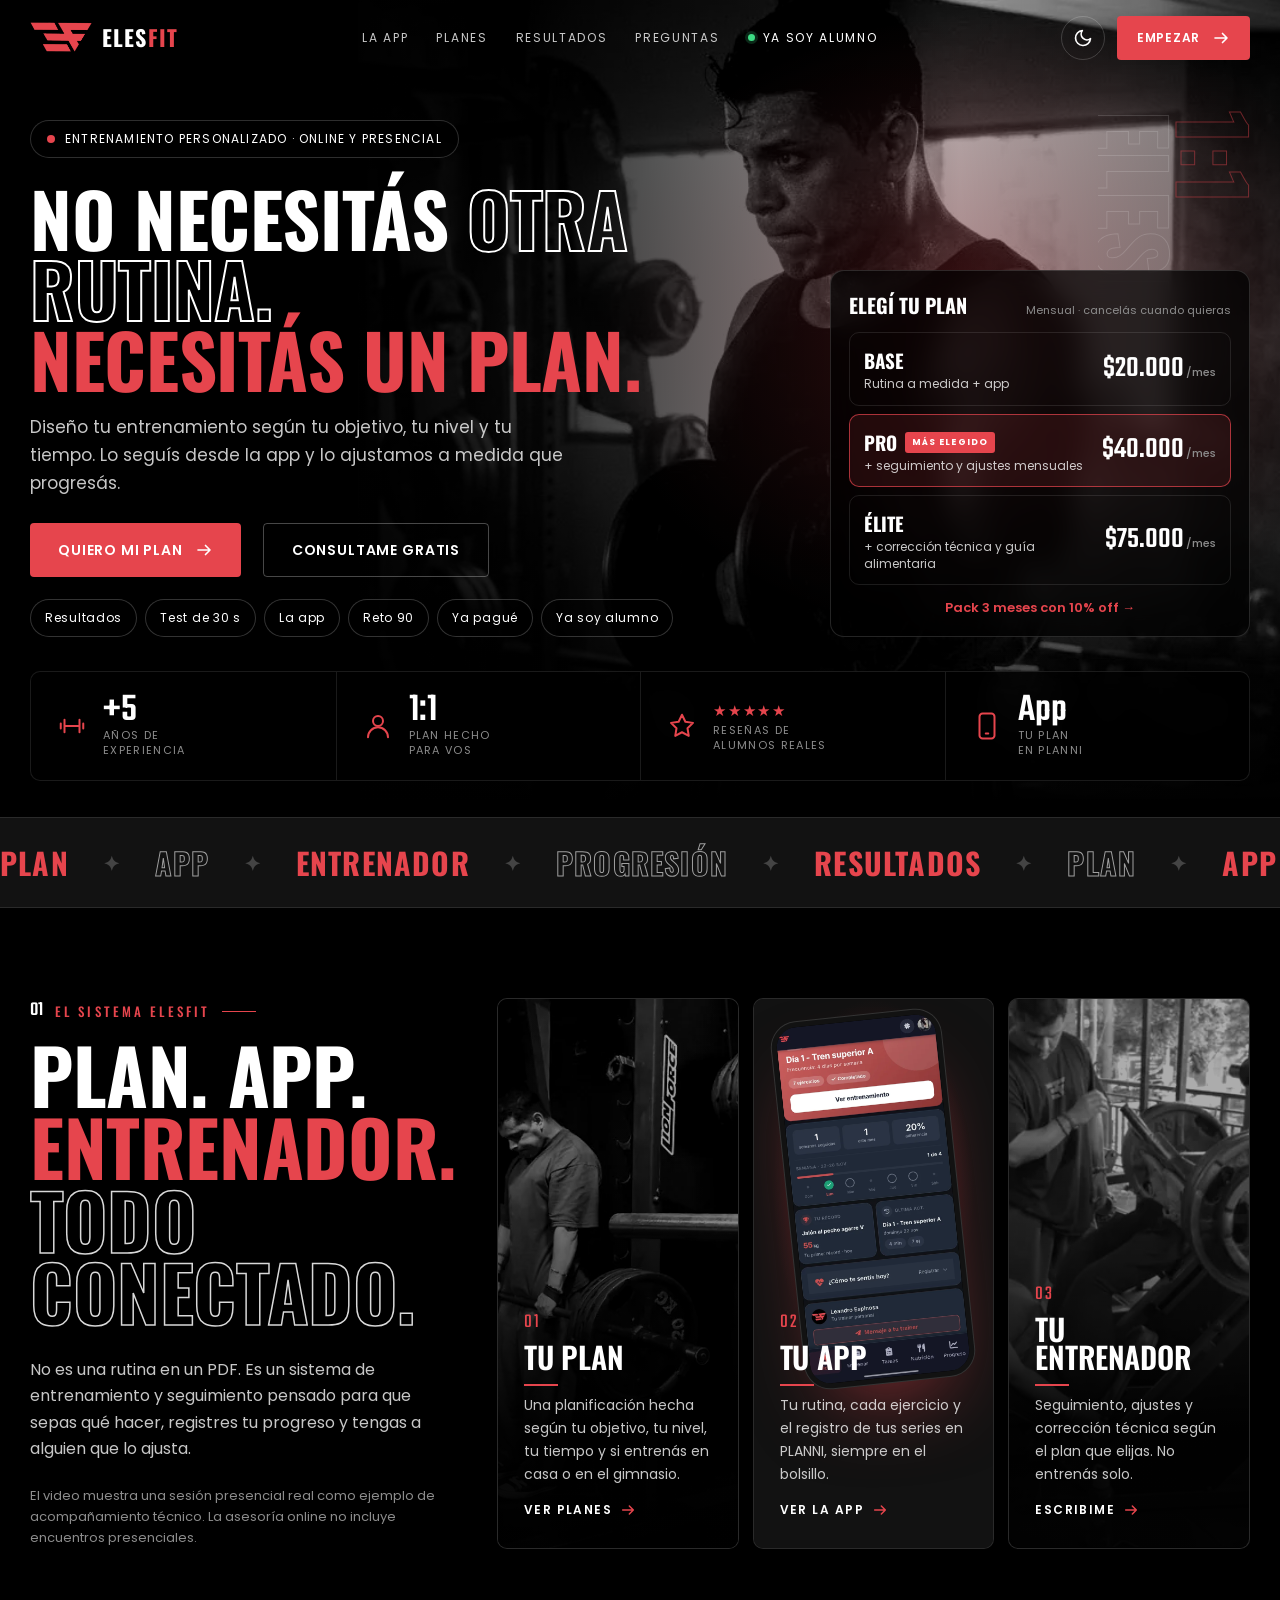
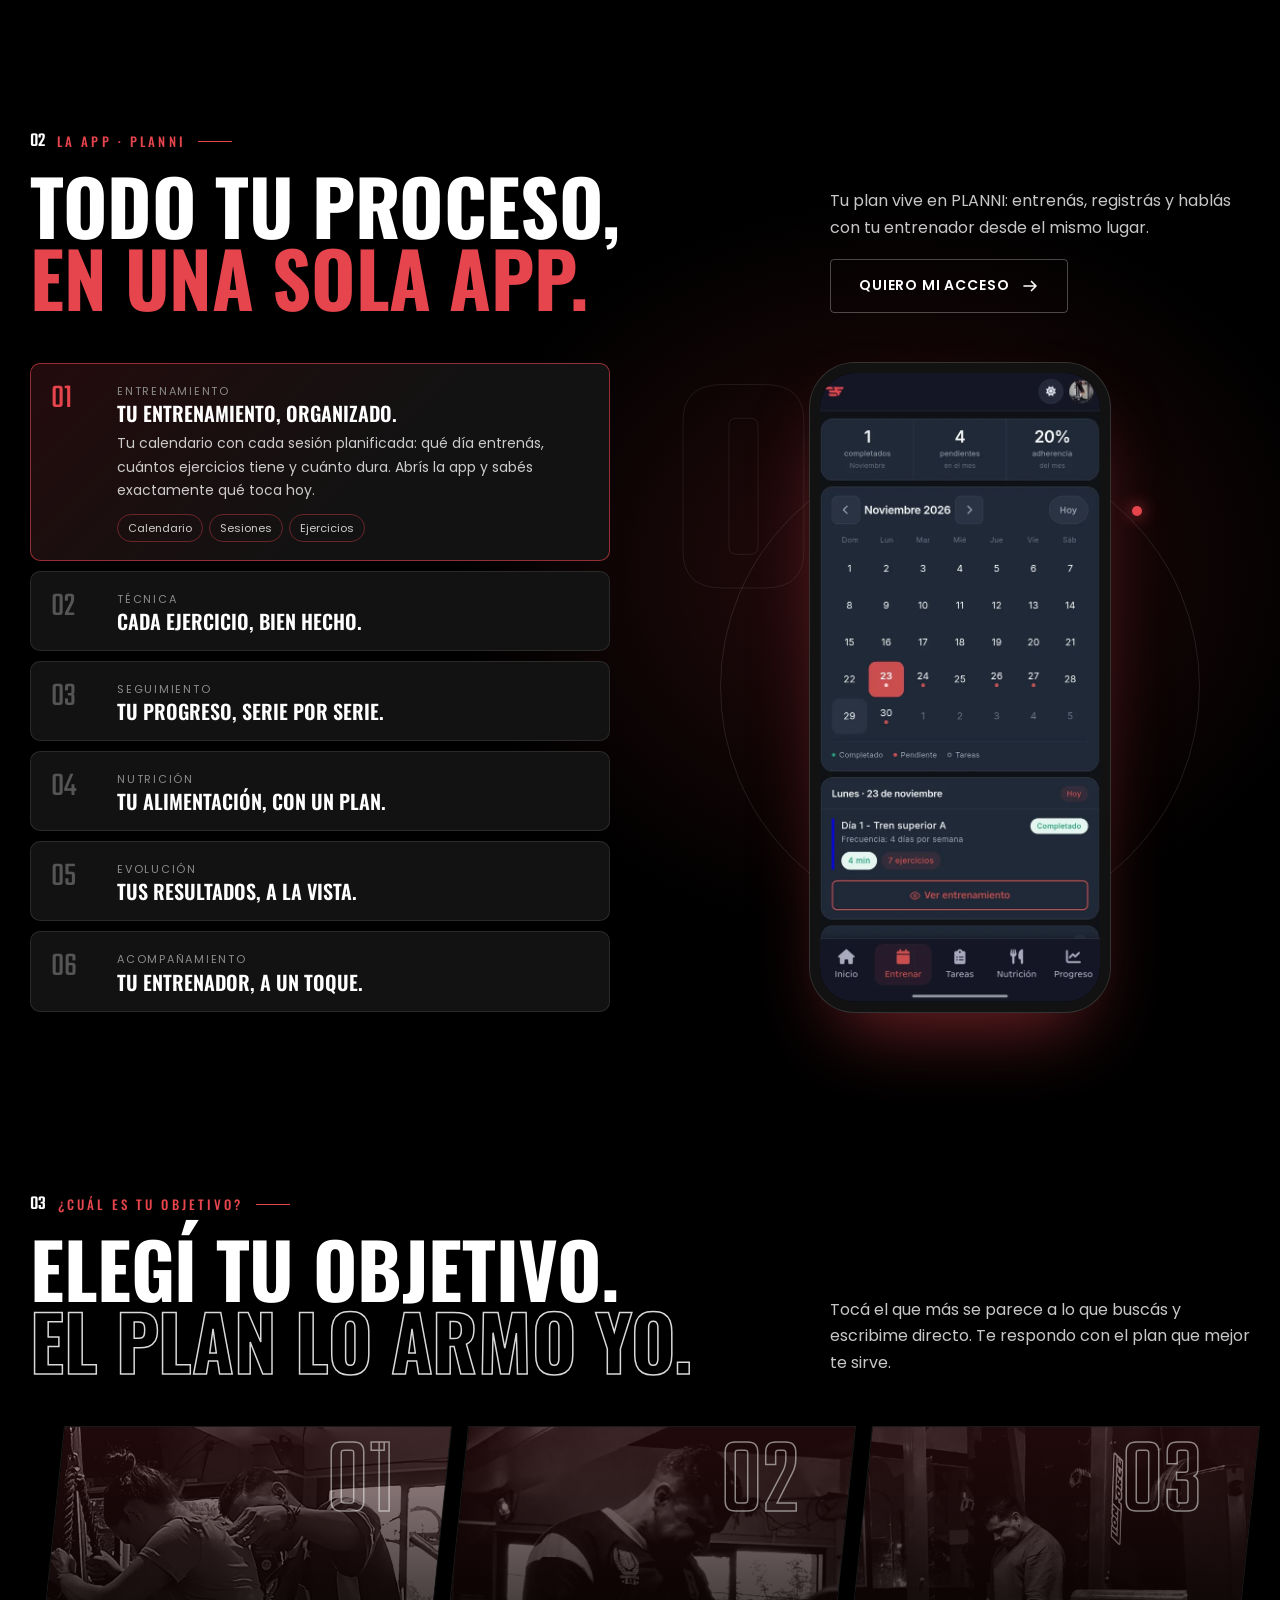
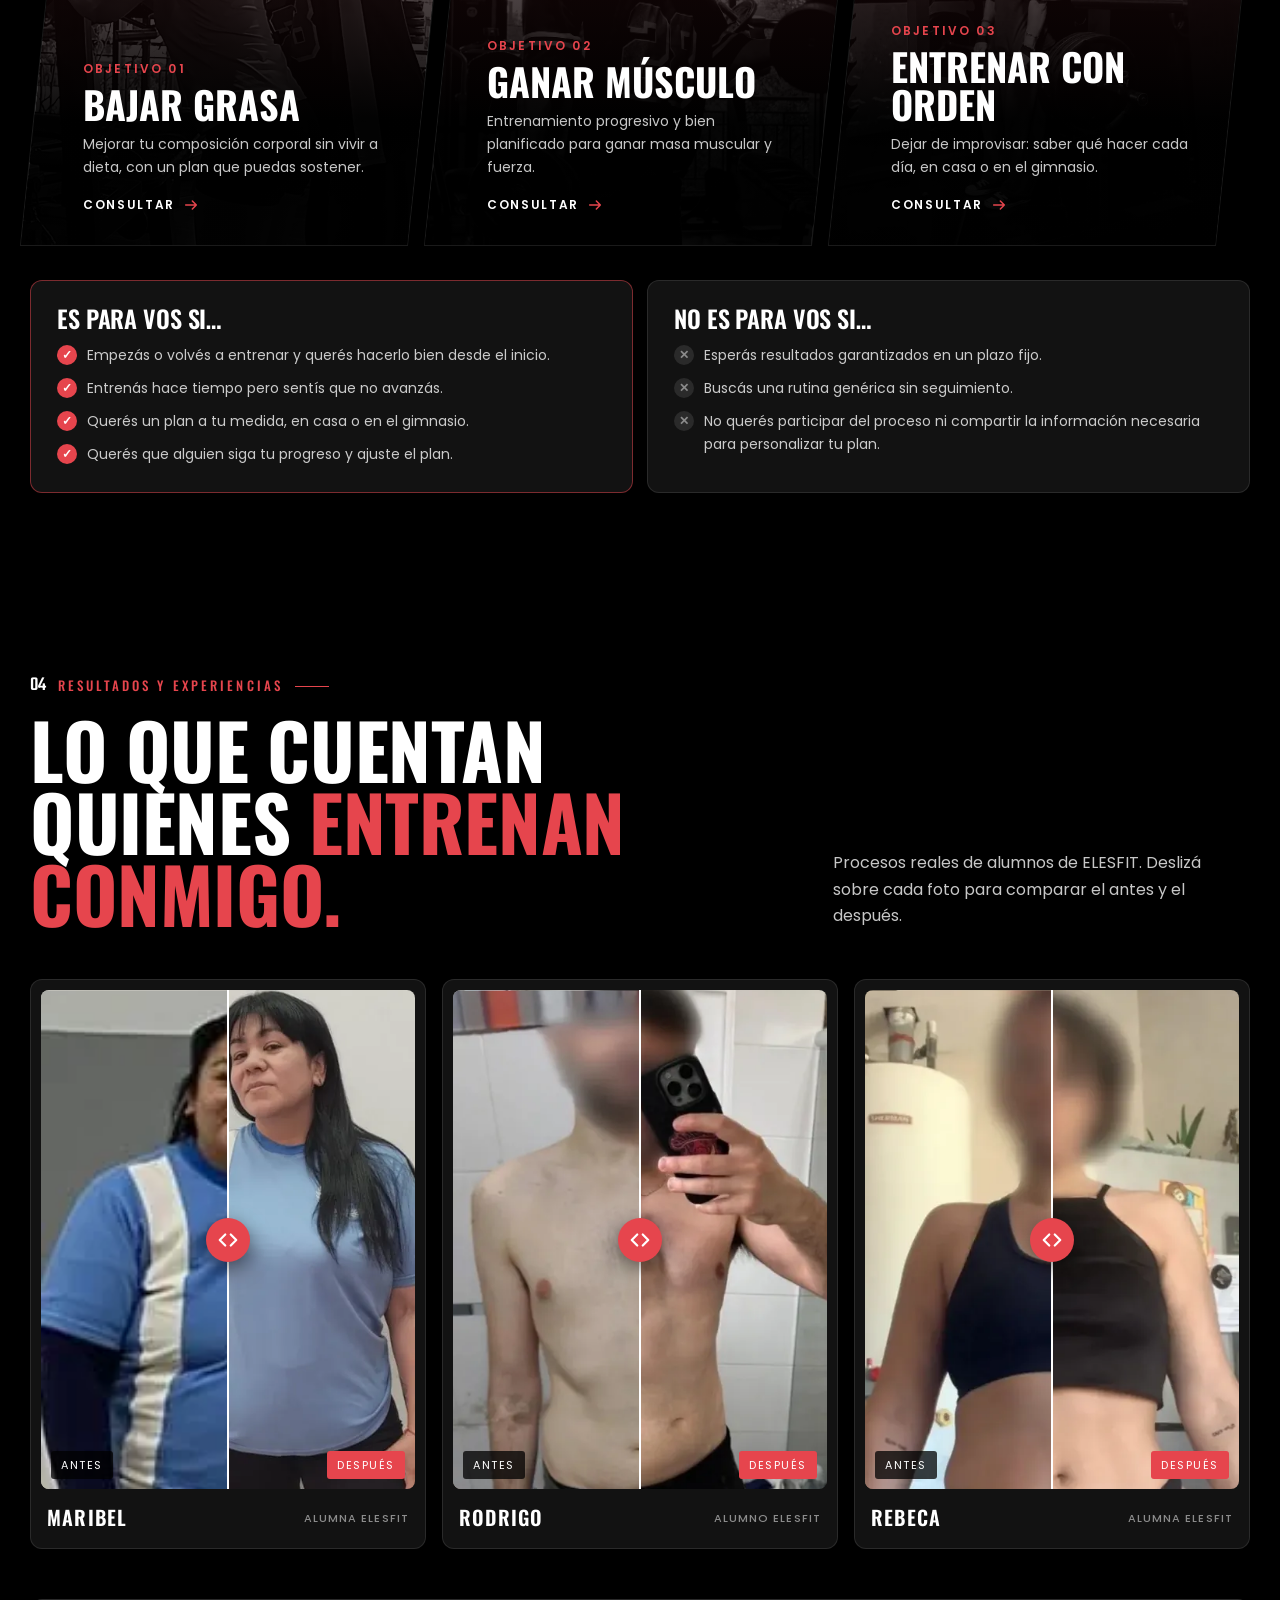
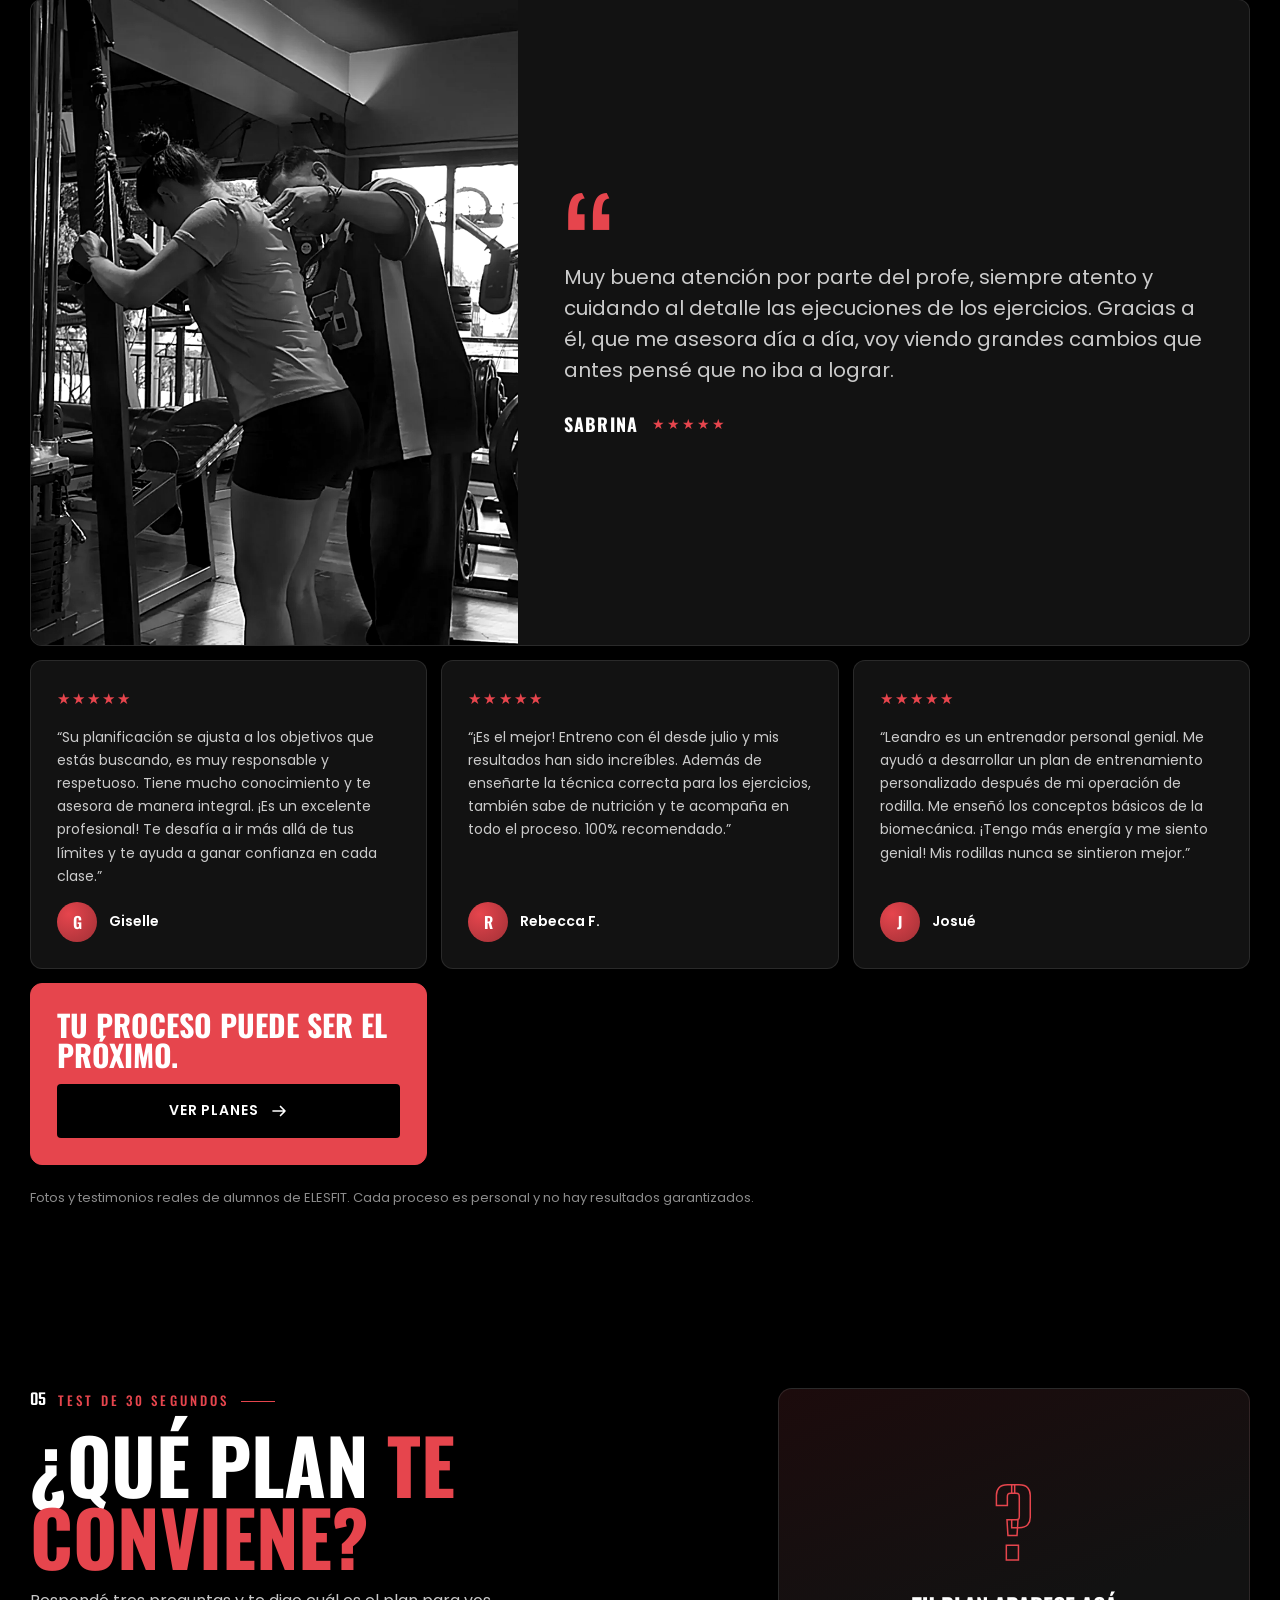
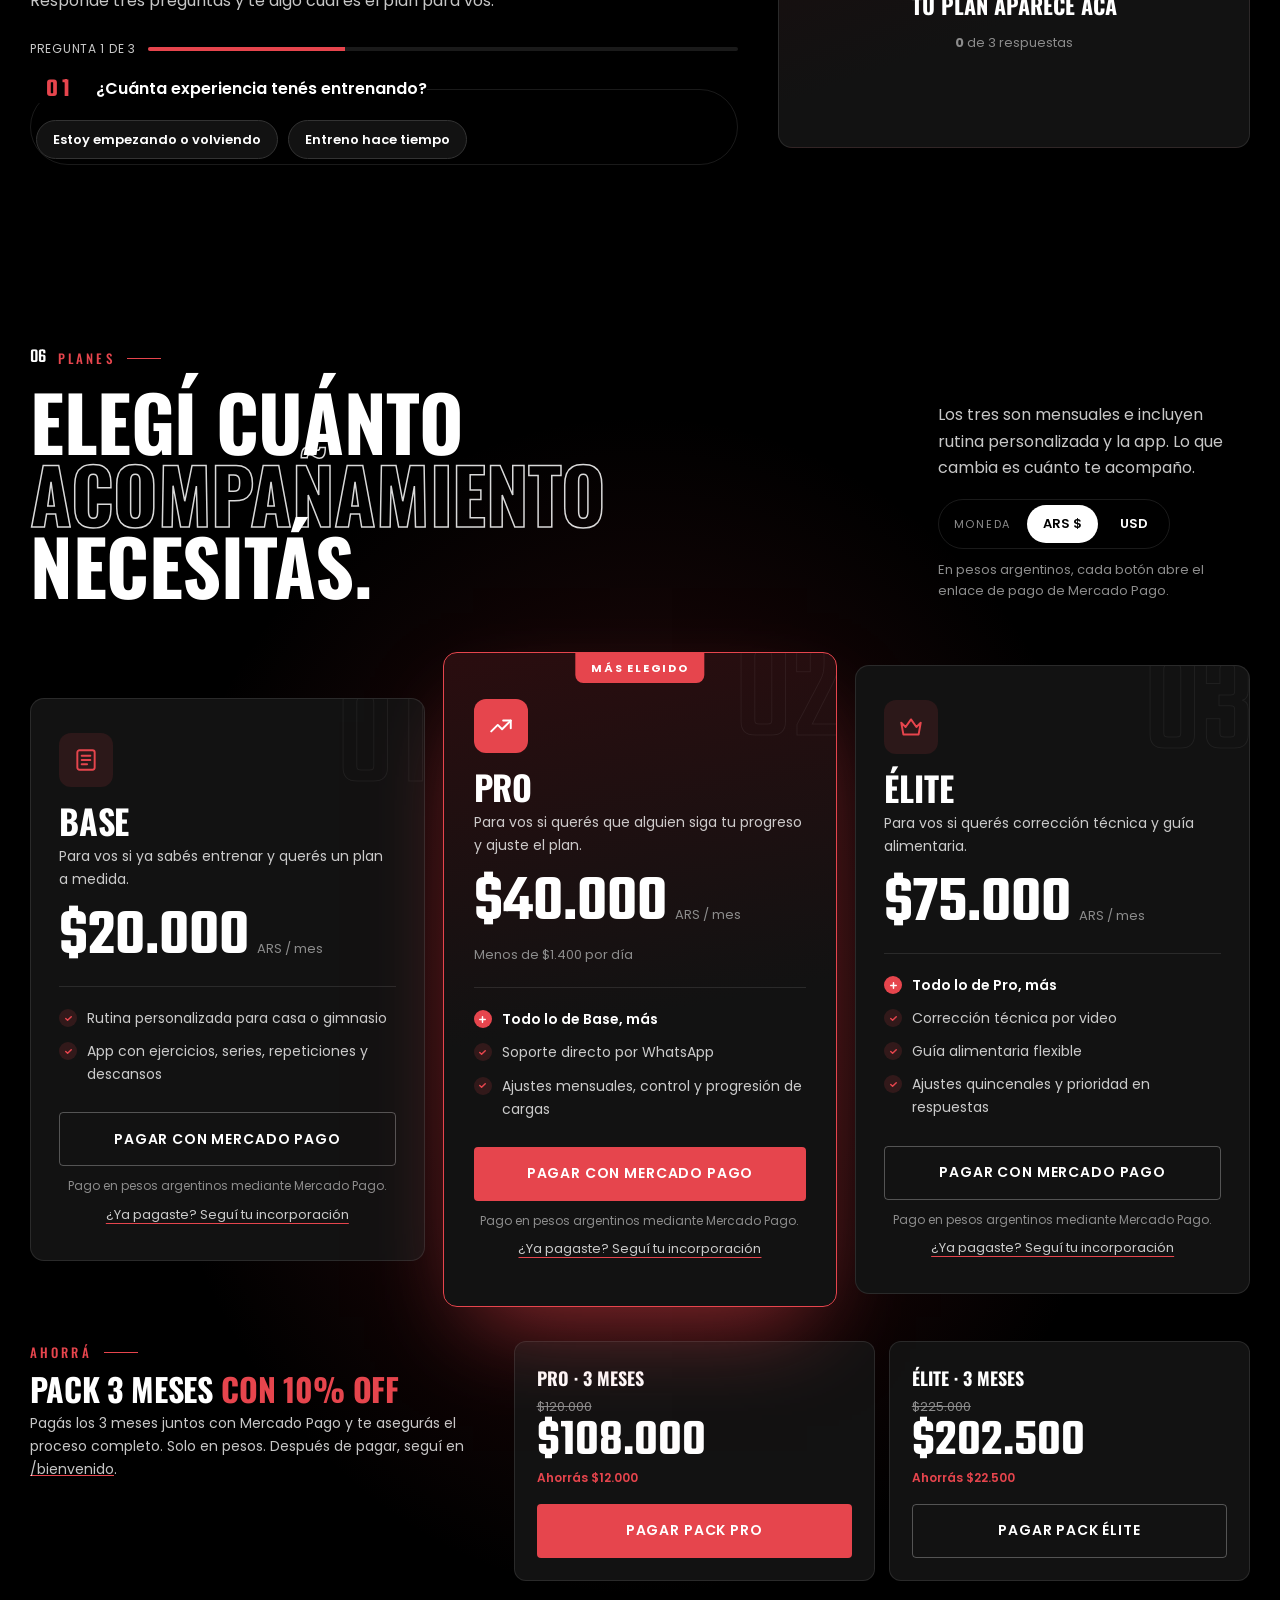
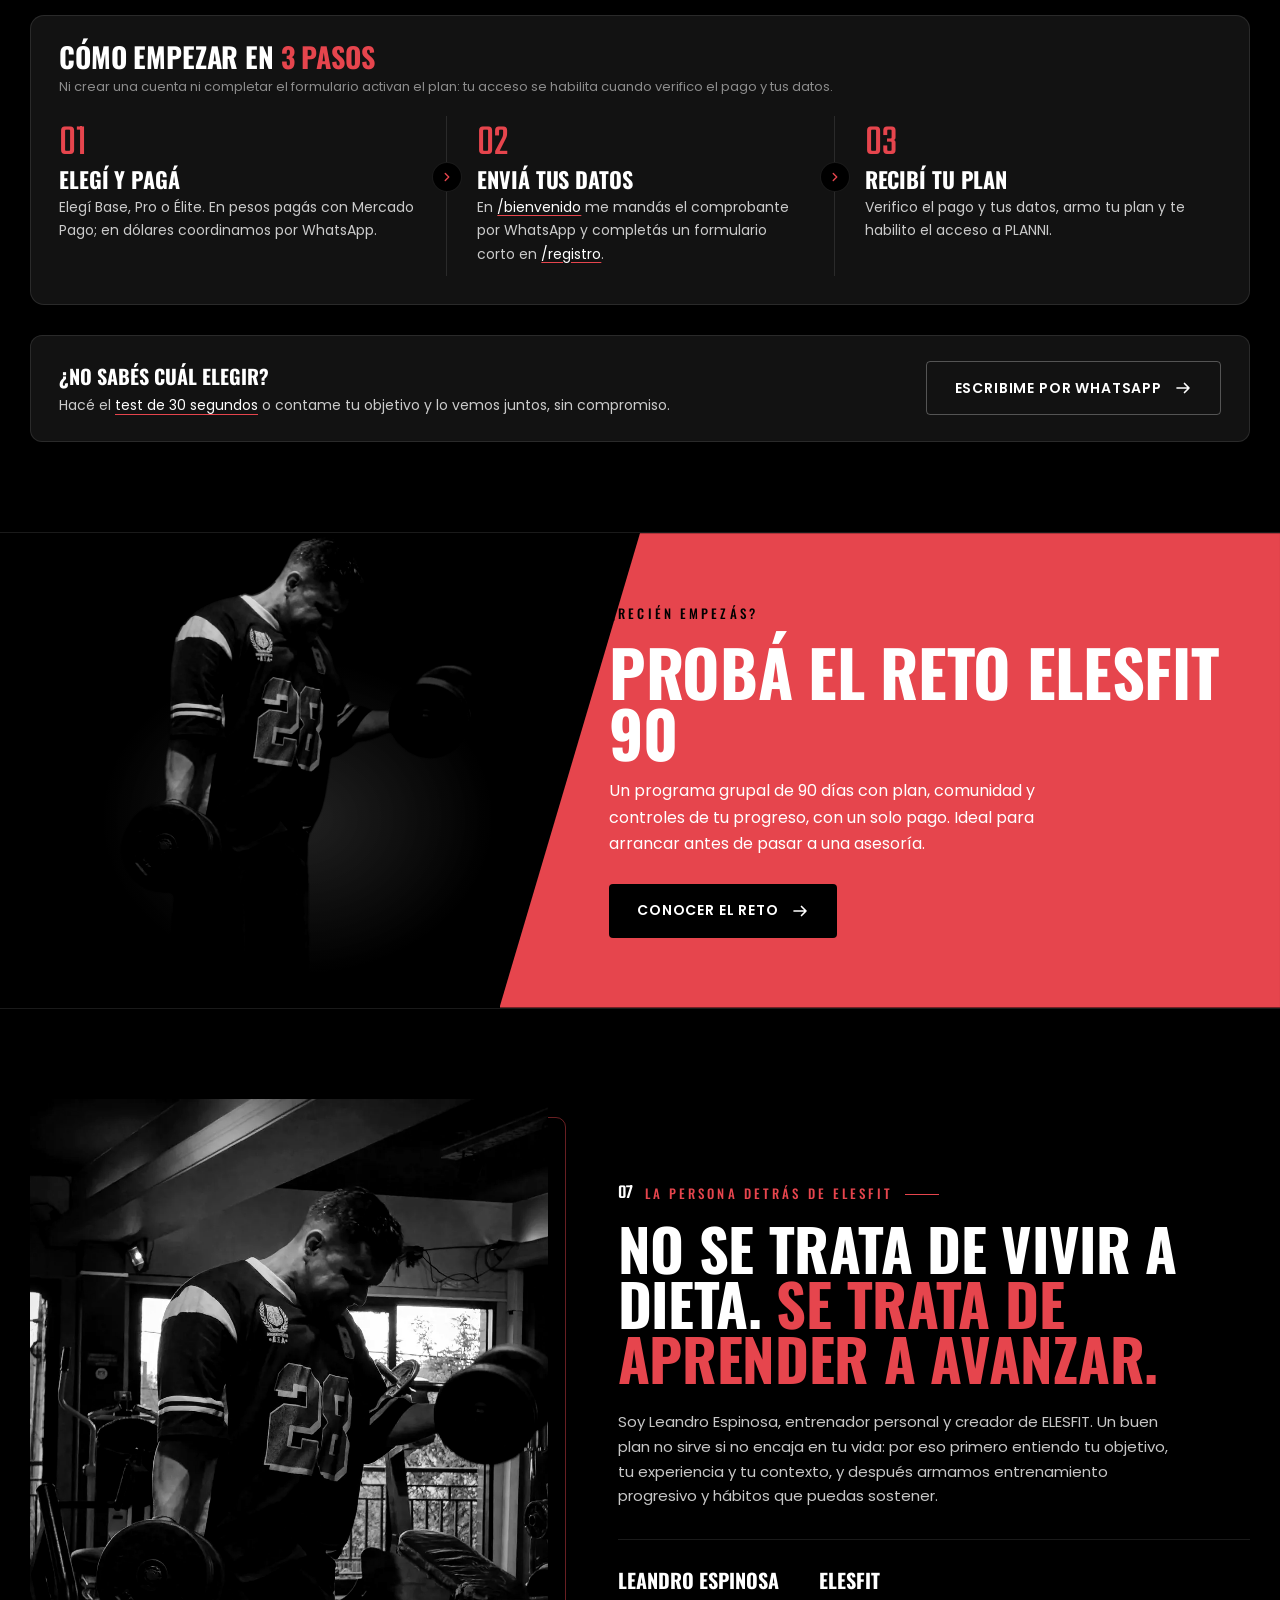
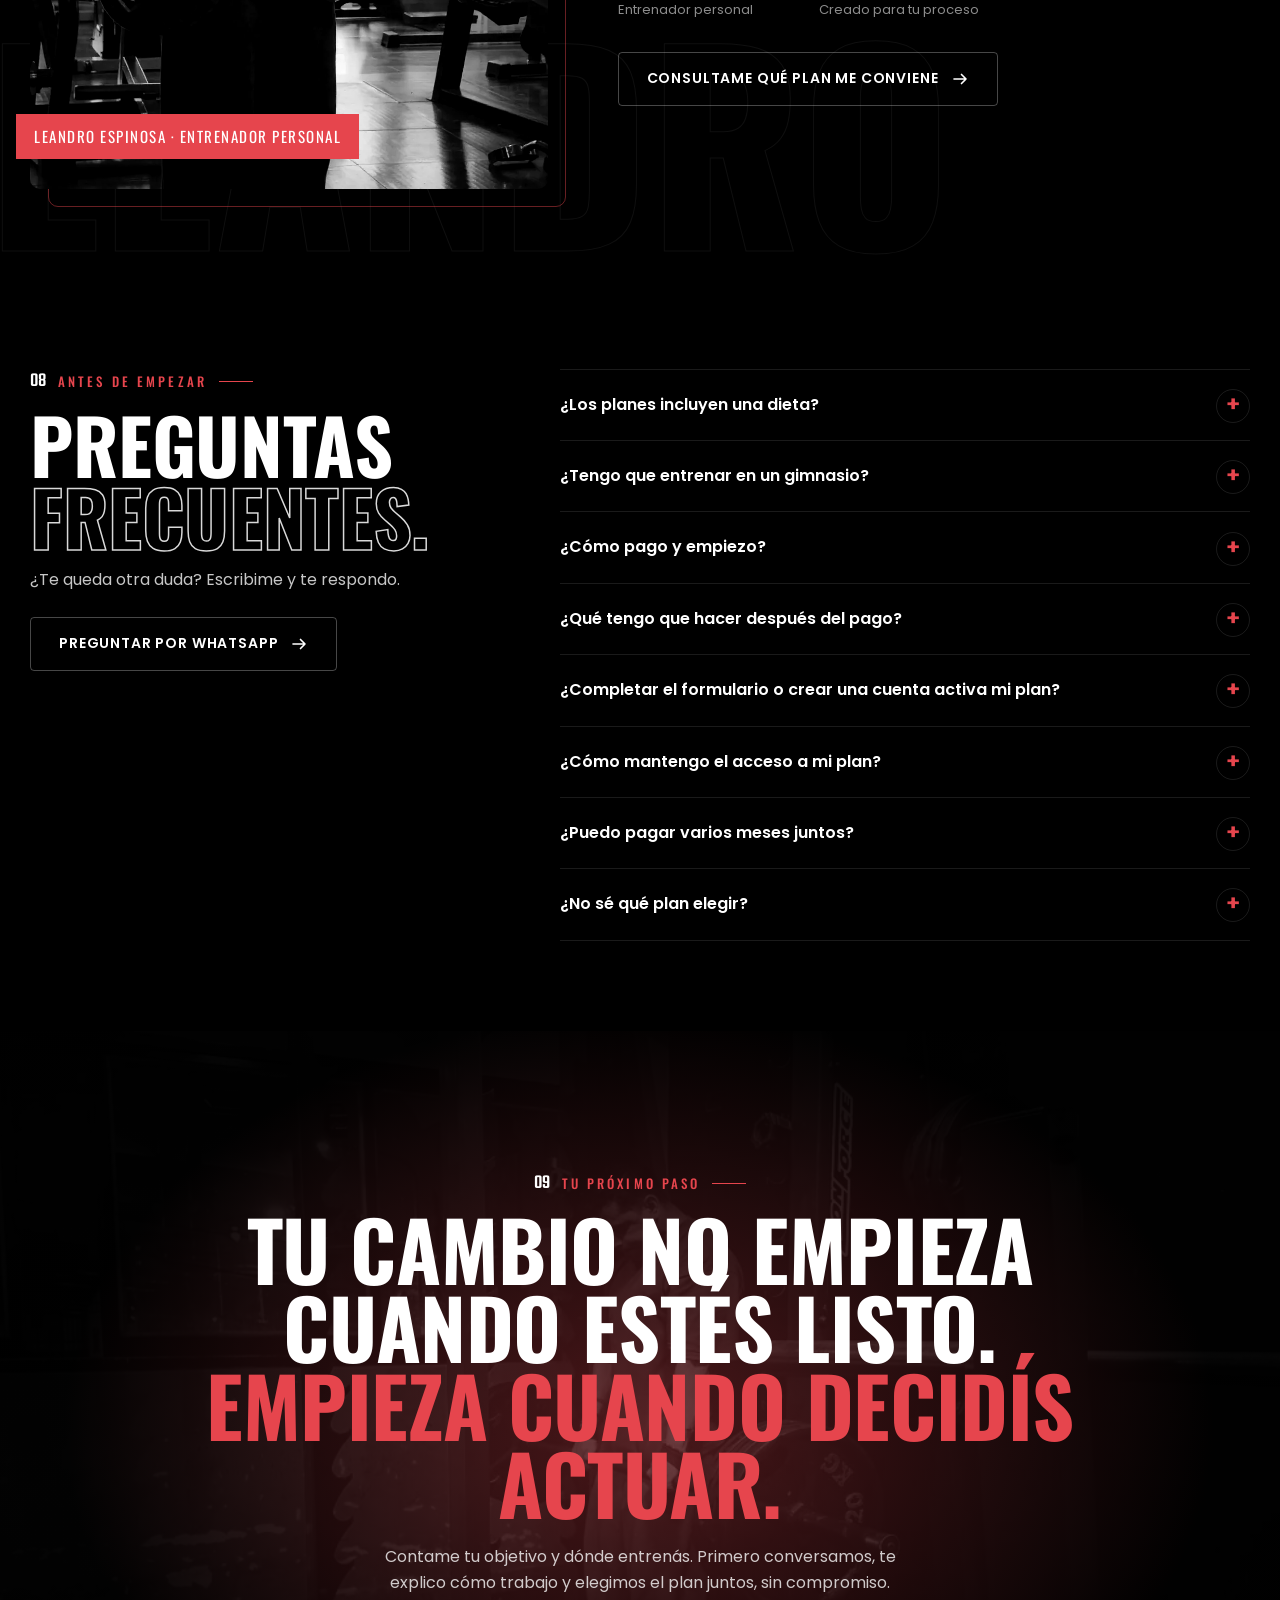
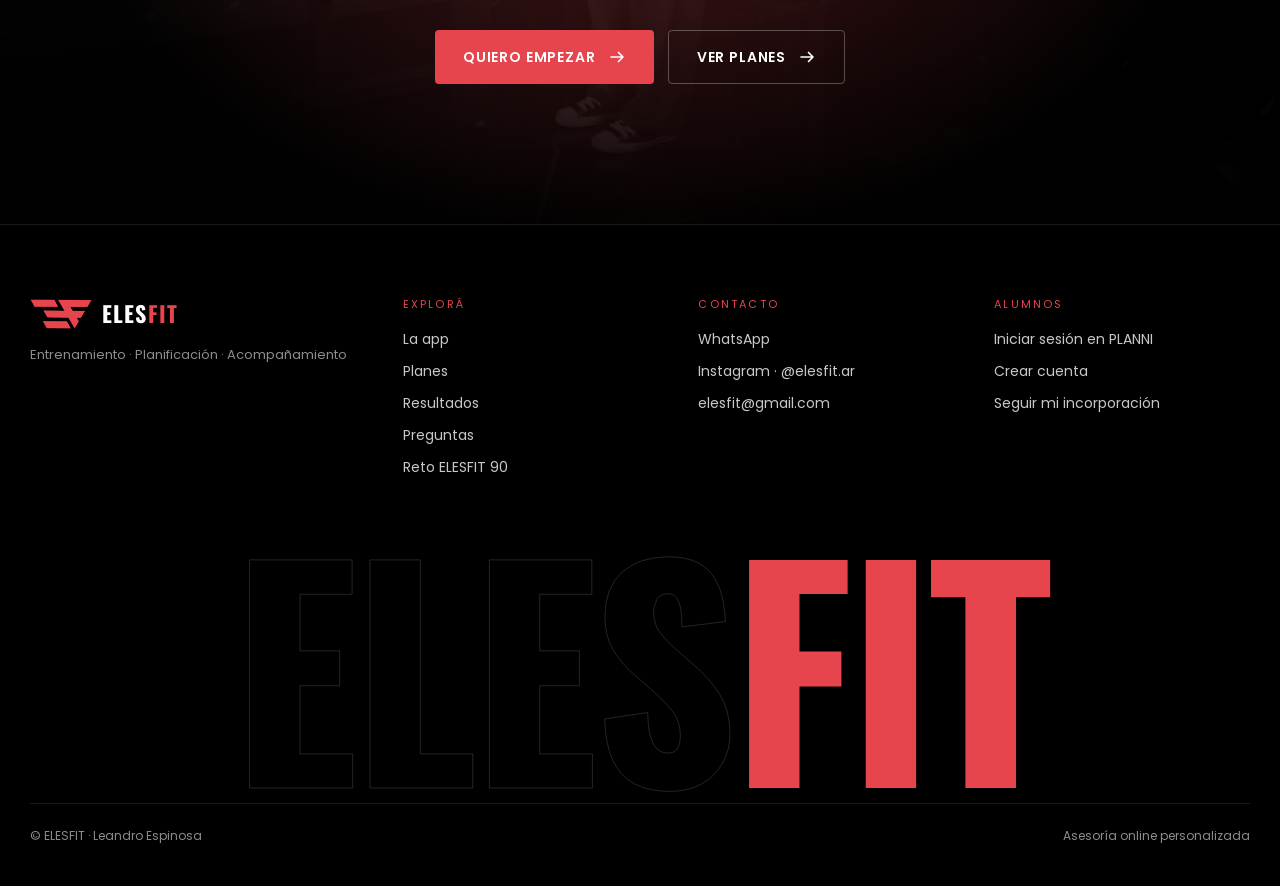
<file: index.html>
<!doctype html>
<html lang="es-AR">
<head>
<meta charset="utf-8">
<meta name="viewport" content="width=device-width, initial-scale=1, viewport-fit=cover">
<meta name="theme-color" content="#000000">
<meta name="author" content="Leandro Espinosa">
<meta name="robots" content="index,follow">
<title>ELESFIT | Entrenamiento personalizado online</title>
<meta name="description" content="Entrenamiento personalizado, planificación estratégica y acompañamiento real para mejorar tu composición corporal con un plan sostenible y adaptado a vos.">
<link rel="canonical" href="https://elesfit.com.ar/">
<link rel="icon" type="image/png" sizes="32x32" href="/assets/favicon-32.png">
<link rel="apple-touch-icon" href="/assets/apple-touch-icon.png">
<link rel="preconnect" href="https://fonts.googleapis.com">
<link rel="preconnect" href="https://fonts.gstatic.com" crossorigin>
<link rel="preload" as="image" href="/assets/leandro-training.webp" type="image/webp" fetchpriority="high">
<link href="https://fonts.googleapis.com/css2?family=Oswald:wght@400;500;600;700&family=Poppins:wght@400;500;600;700&family=Teko:wght@400;500;600&display=swap" rel="stylesheet">
<meta property="og:type" content="website">
<meta property="og:site_name" content="ELESFIT">
<meta property="og:title" content="ELESFIT | Entrenamiento personalizado online">
<meta property="og:description" content="Entrenamiento personalizado, planificación estratégica y acompañamiento real para mejorar tu composición corporal con un plan sostenible y adaptado a vos.">
<meta property="og:url" content="https://elesfit.com.ar/">
<meta property="og:image" content="https://elesfit.com.ar/assets/leandro-training.jpg">
<meta property="og:locale" content="es_AR">
<meta name="twitter:card" content="summary_large_image">
<meta name="twitter:title" content="ELESFIT | Entrenamiento personalizado online">
<meta name="twitter:description" content="Entrenamiento personalizado, planificación estratégica y acompañamiento real para mejorar tu composición corporal con un plan sostenible y adaptado a vos.">
<meta name="twitter:image" content="https://elesfit.com.ar/assets/leandro-training.jpg">
<script type="application/ld+json">{"@context":"https://schema.org","@type":"Person","@id":"https://elesfit.com.ar/#leandro-espinosa","name":"Leandro Espinosa","jobTitle":"Entrenador personal","url":"https://elesfit.com.ar/","image":"https://elesfit.com.ar/assets/leandro-portrait-editorial.jpg","worksFor":{"@type":"Organization","name":"ELESFIT","url":"https://elesfit.com.ar/","logo":"https://elesfit.com.ar/assets/icon-512.png"},"sameAs":["https://instagram.com/elesfit.ar"]}</script>
<script type="application/ld+json">{"@context":"https://schema.org","@type":"FAQPage","mainEntity":[{"@type":"Question","name":"¿Los planes incluyen una dieta?","acceptedAnswer":{"@type":"Answer","text":"No son dietas rígidas. El plan Élite incluye guía y orientación alimentaria flexible, con foco en educación y hábitos sostenibles."}},{"@type":"Question","name":"¿Tengo que entrenar en un gimnasio?","acceptedAnswer":{"@type":"Answer","text":"No. La asesoría es online: podés entrenar en casa o en el gimnasio con una rutina personalizada. No hace falta que entrenemos presencialmente."}},{"@type":"Question","name":"¿Cómo pago y empiezo?","acceptedAnswer":{"@type":"Answer","text":"Elegí Base, Pro o Élite. En pesos, el botón del plan abre su suscripción en Mercado Pago. Si elegís dólares, el botón abre WhatsApp para consultar los medios disponibles. Después de pagar, visitá /bienvenido para continuar con tu incorporación."}},{"@type":"Question","name":"¿Qué tengo que hacer después del pago?","acceptedAnswer":{"@type":"Answer","text":"En /bienvenido, compartí manualmente el comprobante por WhatsApp y seguí el enlace a /registro para completar en Tally siete datos básicos. Revisaré el comprobante y tus datos. Una vez verificada la contratación, prepararé tu plan en PLANNI y te daré acceso cuando esté listo. La visita a la página no confirma el pago."}},{"@type":"Question","name":"¿Completar el formulario o crear una cuenta activa mi plan?","acceptedAnswer":{"@type":"Answer","text":"No. El formulario de ingreso no confirma el pago ni activa el acceso automáticamente. Primero reviso el comprobante y tus datos; cuando la contratación esté verificada, preparo tu plan y te otorgo acceso a PLANNI cuando esté listo. El cuestionario completo de evaluación se completa luego dentro de la plataforma."}},{"@type":"Question","name":"¿Cómo mantengo el acceso a mi plan?","acceptedAnswer":{"@type":"Answer","text":"La asesoría se organiza mes a mes. Para continuar con la asesoría, coordinamos el pago y el seguimiento mensual. Si no se renueva, el acceso al plan puede deshabilitarse. Consultame si necesitás conocer los detalles."}},{"@type":"Question","name":"¿No sé qué plan elegir?","acceptedAnswer":{"@type":"Answer","text":"Escribime y contame tu objetivo, dónde entrenás y qué tipo de acompañamiento buscás. Lo vemos juntos, sin compromiso."}}]}</script>
<style>:root{--bg:#000;--fg:#fff;--card:#121212;--soft:rgba(255,255,255,.78);--inv:255,255,255;--glassc:0,0,0;color-scheme:dark}
html[data-theme="light"]{--bg:#fff;--fg:#000;--card:#f4f4f4;--soft:rgba(0,0,0,.72);--inv:0,0,0;--glassc:255,255,255;color-scheme:light}
html[data-theme="light"] .chrome{background-image:linear-gradient(175deg,#000 0%,#2a2a2a 30%,#8C8C8C 62%,#1a1a1a 82%,#000 100%)}
html[data-theme="light"] .hd,html[data-theme="light"] .hero,html[data-theme="light"] .sc,html[data-theme="light"] .gc,html[data-theme="light"] .split,html[data-theme="light"] .final,html[data-theme="light"] .pc.ft,html[data-theme="light"] .stage .phone,html[data-theme="light"] .tside,html[data-theme="light"] .mq.red,html[data-theme="light"] .tc.cta,html[data-theme="light"] .mbar{--bg:#000;--fg:#fff;--card:#121212;--soft:rgba(255,255,255,.78);--inv:255,255,255;--glassc:0,0,0;color:var(--fg)}
.btn,.badge,.crown,.price-badge{color:#fff}
.btn.line,.btn.gh{color:var(--fg)}
body{background:var(--bg);color:var(--fg);transition:background .3s,color .3s}
.thm{width:44px;height:44px;border-radius:50%;border:1px solid rgba(var(--inv),.18);display:grid;place-items:center;cursor:pointer;background:transparent;color:var(--fg);flex:none}
.thm svg{width:20px;height:20px;fill:none;stroke:currentColor;stroke-width:2;stroke-linecap:round;stroke-linejoin:round}
.thm .sun{display:none}html[data-theme="light"] .thm .sun{display:block}html[data-theme="light"] .thm .moon{display:none}

:root{--k:#000;--c:var(--card);--g:#8C8C8C;--w:#fff;--d:#A13036;--r:#E6454D;--ln:rgba(var(--inv),.1);--max:1220px}
*{box-sizing:border-box;margin:0;padding:0}
html{overflow-x:clip}
body{background:var(--bg);color:var(--fg);font-family:Poppins,Arial,sans-serif;font-size:15px;line-height:1.65;-webkit-font-smoothing:antialiased;overflow-x:hidden}
img,video{display:block;max-width:100%}
a{color:inherit;text-decoration:none}
button{font:inherit;color:inherit;background:none;border:0;cursor:pointer}
.wrap{width:min(var(--max),calc(100% - 40px));margin-inline:auto;position:relative}
section{position:relative}
.sec{padding:90px 0}
.skip{position:absolute;left:-999px;top:0;background:var(--r);padding:10px 16px;z-index:100}.skip:focus{left:10px}
h1,h2,h3{font-family:Oswald,Impact,sans-serif;text-transform:uppercase;line-height:.95;letter-spacing:-.005em}
h2{font-size:clamp(40px,6.6vw,76px);font-weight:700}
h2 em,h1 em{font-style:normal;color:var(--r)}
.out{color:transparent;-webkit-text-stroke:1.5px rgba(var(--inv),.85)}
.kick{display:inline-flex;align-items:center;gap:12px;font-family:Oswald;font-weight:500;font-size:13px;letter-spacing:.24em;text-transform:uppercase;color:var(--r);margin-bottom:16px}
.kick b{font-family:Teko;font-weight:500;font-size:20px;letter-spacing:0;color:var(--fg);line-height:1}
.kick:after{content:"";width:34px;height:1px;background:var(--r)}
.lead{color:var(--soft);font-size:16px;max-width:540px}
.head{display:flex;justify-content:space-between;align-items:end;gap:40px;margin-bottom:50px}
.head .lead{max-width:420px}
.fine{margin-top:22px;font-size:13px;color:var(--g)}
.ghost{position:absolute;font-family:Oswald;font-weight:700;text-transform:uppercase;line-height:.8;color:transparent;-webkit-text-stroke:1px rgba(var(--inv),.06);pointer-events:none;user-select:none;white-space:nowrap;z-index:0}
/* buttons */
.btn{display:inline-flex;align-items:center;justify-content:center;gap:12px;min-height:54px;padding:0 28px;background:var(--r);color:var(--fg);font-weight:600;font-size:14px;letter-spacing:.06em;text-transform:uppercase;border-radius:4px;transition:transform .2s,background .2s,box-shadow .2s;text-align:center}
.btn:hover{transform:translateY(-2px);background:#ef5860;box-shadow:0 14px 34px -12px rgba(230,69,77,.8)}
.btn:active{transform:scale(.97)}
.btn svg{width:18px;height:18px;fill:none;stroke:currentColor;stroke-width:2.2;stroke-linecap:round;stroke-linejoin:round;flex:none}
.btn.gh{background:transparent;border:1px solid rgba(var(--inv),.28)}
.btn.gh:hover{border-color:var(--r);background:rgba(230,69,77,.08);box-shadow:none}
.btn.bk{background:var(--bg)}.btn.bk:hover{background:var(--card)}
.btn.blk{width:100%}
.play{display:inline-flex;align-items:center;gap:12px;font-size:14px;font-weight:600;letter-spacing:.06em;text-transform:uppercase}
.play i{width:46px;height:46px;border-radius:50%;border:1px solid rgba(var(--inv),.35);display:grid;place-items:center;transition:border-color .2s,background .2s}
.play:hover i{border-color:var(--r);background:rgba(230,69,77,.12)}
.play svg{width:16px;height:16px;fill:none;stroke:#fff;stroke-width:2.2;stroke-linecap:round;stroke-linejoin:round}
/* header */
.hd{position:fixed;inset:0 0 auto;z-index:60;height:76px;transition:background .3s,border-color .3s;border-bottom:1px solid transparent}
.hd.solid{background:rgba(var(--glassc),.84);backdrop-filter:blur(14px);-webkit-backdrop-filter:blur(14px);border-color:var(--ln)}
.hd .wrap{height:100%;display:flex;align-items:center;justify-content:space-between;gap:20px}
.brand{display:flex;align-items:center;gap:10px}
.brand img{height:30px;width:auto}
.brand span{font-family:Oswald;font-weight:700;font-size:22px;letter-spacing:.06em}
.brand span em{font-style:normal;color:var(--r)}
.nav{display:flex;align-items:center;gap:28px}
.nav a{font-size:12px;letter-spacing:.14em;text-transform:uppercase;color:var(--soft);position:relative}
.nav a:hover{color:var(--fg)}
.nav a.stu{display:flex;align-items:center;gap:8px;color:var(--fg)}
.nav a.stu:before{content:"";width:7px;height:7px;border-radius:50%;background:#3ddc84;box-shadow:0 0 0 3px rgba(61,220,132,.18)}
.hd-act{display:flex;align-items:center;gap:12px}
.hd .btn{min-height:44px;padding:0 20px;font-size:12px}
.mm{display:none;position:relative}
.mm summary{list-style:none;width:46px;height:46px;border:1px solid var(--ln);border-radius:4px;display:grid;place-items:center;cursor:pointer}
.mm summary::-webkit-details-marker{display:none}
.mm summary span{width:20px;height:12px;position:relative;display:block}
.mm summary span:before,.mm summary span:after{content:"";position:absolute;left:0;right:0;height:2px;background:#fff;transition:transform .25s,top .25s}
.mm summary span:before{top:0}.mm summary span:after{top:10px}
.mm[open] summary span:before{top:5px;transform:rotate(45deg)}.mm[open] summary span:after{top:5px;transform:rotate(-45deg)}
.mm-panel{position:fixed;top:76px;left:0;right:0;bottom:0;background:var(--card);padding:26px 24px 40px;display:flex;flex-direction:column;gap:2px;overflow:auto}
.mm-panel small{font-size:11px;letter-spacing:.2em;text-transform:uppercase;color:var(--r);margin:14px 0 6px}
.mm-panel a{font-family:Oswald;font-size:26px;text-transform:uppercase;padding:8px 0;border-bottom:1px solid var(--ln)}
.mm-panel a.sm{font-family:Poppins;font-size:15px;text-transform:none}
/* hero */
.hero{display:flex;flex-direction:column;justify-content:flex-end;padding:120px 0 36px;overflow:hidden}
.hero-bg{position:absolute;inset:0;z-index:0}
.hero-bg img{position:absolute;right:0;top:0;height:100%;width:72%;object-fit:cover;object-position:70% 30%;filter:grayscale(1) contrast(1.12) brightness(.8)}
.hero-bg:after{content:"";position:absolute;inset:0;background:linear-gradient(90deg,#000 26%,rgba(0,0,0,.65) 48%,rgba(0,0,0,.1) 75%,rgba(0,0,0,.45)),linear-gradient(0deg,#000 2%,transparent 40%),radial-gradient(45% 55% at 78% 40%,rgba(161,48,54,.42),transparent 70%)}
.hero .vt{position:absolute;right:2%;top:110px;bottom:180px;z-index:1;display:flex;gap:4px;overflow:hidden}
.hero .vt span{writing-mode:vertical-rl;font-family:Oswald;font-weight:700;font-size:clamp(60px,7vw,110px);line-height:.85;color:transparent;-webkit-text-stroke:1px rgba(var(--inv),.14)}
.hero .vt span+span{-webkit-text-stroke-color:rgba(230,69,77,.45)}
.hero-in{position:relative;z-index:2}
.pill{display:inline-flex;align-items:center;gap:10px;border:1px solid rgba(var(--inv),.18);background:rgba(var(--glassc),.45);backdrop-filter:blur(8px);-webkit-backdrop-filter:blur(8px);padding:8px 16px;border-radius:999px;font-size:12px;letter-spacing:.1em;text-transform:uppercase;margin-bottom:24px}
.pill i{width:8px;height:8px;border-radius:50%;background:var(--r)}
.hero h1{font-size:clamp(48px,5.8vw,88px);font-weight:700;max-width:760px;margin-bottom:20px}
.hero h1 .o{color:transparent;-webkit-text-stroke:2px var(--fg)}
.hero-row{display:flex;justify-content:space-between;align-items:flex-end;gap:40px;margin-top:28px;flex-wrap:wrap}
.hero .lead{font-size:17px}
.hero-cta{display:flex;flex-wrap:wrap;align-items:center;gap:22px;margin-top:26px}
.hero-note{font-size:13px;color:var(--soft);margin-top:16px}
.hero-note a{color:var(--fg);text-decoration:underline;text-decoration-color:var(--r);text-underline-offset:4px}
.hero-grid{display:grid;grid-template-columns:1fr 420px;gap:48px;align-items:end}
.hero-grid>*{min-width:0}
.quick{display:flex;flex-wrap:wrap;gap:8px;margin-top:22px}
.quick a{font-size:12px;letter-spacing:.06em;padding:8px 14px;border:1px solid rgba(var(--inv),.2);border-radius:999px;background:rgba(var(--glassc),.4);transition:border-color .2s,background .2s}
.quick a:hover{border-color:var(--r);background:rgba(230,69,77,.12)}
.qp{background:rgba(var(--glassc),.72);border:1px solid rgba(var(--inv),.14);border-radius:14px;padding:18px;backdrop-filter:blur(14px);-webkit-backdrop-filter:blur(14px)}
.qp-h{display:flex;justify-content:space-between;align-items:baseline;gap:10px;margin-bottom:10px}
.qp-h b{font-family:Oswald;font-size:20px;text-transform:uppercase}
.qp-h span{font-size:11px;color:var(--g)}
.qr{display:flex;justify-content:space-between;align-items:center;gap:12px;padding:12px 14px;border:1px solid rgba(var(--inv),.1);border-radius:10px;margin-top:8px;transition:border-color .2s,transform .2s}
.qr:hover{border-color:var(--r);transform:translateX(3px)}
.qr b{font-family:Oswald;font-size:19px;text-transform:uppercase;display:flex;align-items:center;gap:8px}
.qr b u{text-decoration:none;font-family:Poppins;font-size:9px;font-weight:700;letter-spacing:.12em;background:var(--r);color:#fff;padding:3px 7px;border-radius:3px}
.qr small{display:block;font-size:12px;color:var(--soft);line-height:1.35}
.qr em{font-style:normal;font-family:Teko;font-weight:500;font-size:30px;line-height:1;white-space:nowrap}
.qr em i{font-family:Poppins;font-style:normal;font-size:11px;color:var(--g);margin-left:2px}
.qr.hot{border-color:rgba(230,69,77,.7);background:rgba(230,69,77,.12)}
.qp-f{display:block;text-align:center;margin-top:12px;font-size:13px;font-weight:600;color:var(--r)}
.fit{display:grid;grid-template-columns:1fr 1fr;gap:14px;margin-top:34px}
.fit>div{padding:26px;border-radius:12px;border:1px solid var(--ln);background:var(--card)}
.fit h3{font-size:24px;font-weight:600;margin-bottom:14px}
.fit ul{list-style:none;display:grid;gap:10px}
.fit li{display:flex;gap:10px;font-size:14px;color:var(--soft)}
.fit li:before{flex:none;width:20px;height:20px;border-radius:50%;display:grid;place-items:center;font-size:12px;font-weight:700;margin-top:1px}
.fit .yes{border-color:rgba(230,69,77,.5)}
.fit .yes li:before{content:"✓";background:var(--r);color:#fff}
.fit .no li:before{content:"✕";background:rgba(var(--inv),.1);color:var(--g)}
.packs{display:grid;grid-template-columns:1.3fr 1fr 1fr;gap:14px;margin-top:34px;align-items:stretch}
.pk-h h3{font-size:32px;font-weight:700;margin:8px 0}.pk-h h3 em{font-style:normal;color:var(--r)}
.pk-h p{font-size:14px;color:var(--soft)}
.pk{padding:22px;border:1px solid var(--ln);border-radius:12px;background:var(--card);display:flex;flex-direction:column;gap:2px}
.pk b{font-family:Oswald;font-size:18px;text-transform:uppercase}
.pk s{font-size:13px;color:var(--g)}
.pk strong{font-family:Teko;font-weight:600;font-size:52px;line-height:.9}
.pk small{font-size:12px;color:var(--r);font-weight:600;margin-bottom:14px}
.pk .btn{margin-top:auto}
.statbar{position:relative;z-index:2;margin-top:34px;display:grid;grid-template-columns:repeat(4,1fr);background:rgba(var(--glassc),.7);border:1px solid var(--ln);border-radius:10px;backdrop-filter:blur(14px);-webkit-backdrop-filter:blur(14px)}
.sb{display:flex;align-items:center;gap:16px;padding:22px 26px}
.sb+.sb{border-left:1px solid var(--ln)}
.sb svg{width:30px;height:30px;flex:none;stroke:var(--r);fill:none;stroke-width:1.6;stroke-linecap:round;stroke-linejoin:round}
.sb b{display:block;font-family:Teko;font-weight:500;font-size:40px;line-height:.85}
.sb b.st{font-family:Poppins;font-size:15px;letter-spacing:.12em;color:var(--r);line-height:1.6}
.sb span{font-size:11px;letter-spacing:.12em;text-transform:uppercase;color:var(--g);line-height:1.35;display:block}
/* marquee */
.mq{border-block:1px solid var(--ln);background:var(--card);overflow:hidden;padding:20px 0;white-space:nowrap}
.mq .tr{display:inline-flex;gap:34px;align-items:center;animation:mq 34s linear infinite;font-family:Oswald;font-weight:700;font-size:30px;text-transform:uppercase;letter-spacing:.04em}
.mq .tr span:nth-child(4n+1){color:var(--r)}
.mq .tr span:nth-child(4n+3){color:transparent;-webkit-text-stroke:1px rgba(var(--inv),.6)}
.mq .tr i{font-style:normal;color:#444;font-size:20px}
.mq.red{background:var(--r);border:0;transform:rotate(-1.5deg) scaleX(1.04);margin:30px 0;box-shadow:0 20px 40px rgba(0,0,0,.5)}
.mq.red .tr span{color:var(--fg)!important;-webkit-text-stroke:0!important}
.mq.red .tr i{color:#000}
@keyframes mq{to{transform:translateX(-50%)}}
/* system (tall cards) */
.sys{display:grid;grid-template-columns:.8fr 2.2fr;gap:40px;align-items:stretch}
.sys-intro{display:flex;flex-direction:column;justify-content:space-between;gap:30px}
.sys-grid{display:grid;grid-template-columns:repeat(3,1fr);gap:14px}
.sc{position:relative;min-height:500px;border-radius:10px;overflow:hidden;border:1px solid var(--ln);display:flex;flex-direction:column;justify-content:flex-end;background:var(--card)}
.sc .md{position:absolute;inset:0}
.sc .md img,.sc .md video{width:100%;height:100%;object-fit:cover;filter:grayscale(1) contrast(1.1) brightness(.75);transition:transform .8s}
.sc:hover .md img,.sc:hover .md video{transform:scale(1.05)}
.sc .md:after{content:"";position:absolute;inset:0;background:linear-gradient(180deg,rgba(0,0,0,.1) 30%,rgba(var(--glassc),.95) 78%)}
.sc .md.app{display:grid;place-items:center;padding-bottom:150px;background:radial-gradient(60% 50% at 50% 35%,rgba(161,48,54,.5),var(--card) 70%)}
.sc .md.app:after{display:none}
.sc .bd{position:relative;padding:26px}
.sc .n{font-family:Teko;font-size:20px;color:var(--r);letter-spacing:.1em}
.sc h3{font-size:30px;font-weight:600;margin:4px 0 8px}
.sc h3:after{content:"";display:block;width:34px;height:2px;background:var(--r);margin-top:12px}
.sc p{font-size:14px;color:var(--soft)}
.sc .lk{display:inline-flex;align-items:center;gap:8px;margin-top:14px;font-size:12px;font-weight:600;letter-spacing:.12em;text-transform:uppercase;color:var(--fg)}
.sc .lk svg{width:16px;height:16px;fill:none;stroke:var(--r);stroke-width:2.2;stroke-linecap:round;stroke-linejoin:round;transition:transform .2s}
.sc .lk:hover svg{transform:translateX(4px)}
.phone{width:var(--w,240px);aspect-ratio:600/1298;border-radius:calc(var(--w,240px)*.15);background:var(--bg);border:calc(var(--w,240px)*.035) solid var(--card);box-shadow:0 0 0 1px #333,0 40px 80px -30px rgba(230,69,77,.55);overflow:hidden;position:relative}
.phone img{width:100%;height:100%;object-fit:cover;position:absolute;inset:0;filter:none!important;transform:none!important}
.sc .phone{transform:rotate(-6deg)}
/* app */
.app{background:radial-gradient(50% 50% at 70% 50%,rgba(161,48,54,.25),transparent 70%)}
.app-grid{display:grid;grid-template-columns:1fr 1fr;gap:60px;align-items:center}
.tabs{display:grid;gap:10px}
.tab{width:100%;text-align:left;display:grid;grid-template-columns:52px 1fr;gap:14px;padding:18px 20px;border:1px solid var(--ln);border-radius:10px;background:var(--card);transition:border-color .3s,background .3s}
.tab .tn{font-family:Teko;font-size:34px;line-height:1;color:#555;transition:color .3s}
.tab b{display:block;font-family:Oswald;font-size:20px;text-transform:uppercase;font-weight:600;line-height:1.1}
.tab small{display:block;font-size:11px;letter-spacing:.16em;text-transform:uppercase;color:var(--g);margin-bottom:2px}
.tab p{display:none;font-size:14px;color:var(--soft);margin-top:8px}
.tab .chips{display:none;flex-wrap:wrap;gap:6px;margin-top:12px}
.tab .chips span{font-size:11px;border:1px solid rgba(230,69,77,.4);color:var(--soft);padding:4px 10px;border-radius:999px}
.tab[aria-selected="true"]{border-color:rgba(230,69,77,.6);background:linear-gradient(135deg,rgba(161,48,54,.22),var(--card) 60%)}
.tab[aria-selected="true"] .tn{color:var(--r)}
.tab[aria-selected="true"] p{display:block}
.tab[aria-selected="true"] .chips{display:flex}
.stage{position:relative;display:flex;justify-content:center;align-items:center;min-height:640px}
.stage .num{position:absolute;font-family:Teko;font-weight:600;font-size:320px;line-height:.8;color:transparent;-webkit-text-stroke:1px rgba(var(--inv),.08);left:0;top:20px}
.stage .ring{position:absolute;width:480px;height:480px;border-radius:50%;border:1px solid rgba(var(--inv),.1)}
.stage .ring:after{content:"";position:absolute;top:12%;right:12%;width:10px;height:10px;background:var(--r);border-radius:50%;box-shadow:0 0 16px var(--r)}
.stage .phone{--w:300px;z-index:1}
.stage .phone img{opacity:0;transition:opacity .45s}
.stage .phone img.on{opacity:1}
.stage .cap{position:absolute;bottom:0;left:50%;transform:translateX(-50%);font-size:12px;letter-spacing:.16em;text-transform:uppercase;color:var(--g);white-space:nowrap}
.stage .cap b{color:var(--fg)}
/* goals */
.goals{display:grid;grid-template-columns:repeat(3,1fr);gap:16px;padding:0 12px}
.gc{position:relative;height:420px;transform:skewX(-6deg);overflow:hidden;border:1px solid var(--ln);display:block}
.gc .bg{position:absolute;inset:-2px -40px;transform:skewX(6deg)}
.gc .bg img{width:100%;height:100%;object-fit:cover;filter:grayscale(1) contrast(1.12) brightness(.65);transition:transform .8s}
.gc:hover .bg img{transform:scale(1.06)}
.gc .bg:after{content:"";position:absolute;inset:0;background:linear-gradient(180deg,rgba(161,48,54,.2),rgba(var(--glassc),.94) 70%)}
.gc .in{position:absolute;inset:0;transform:skewX(6deg);padding:30px 40px;display:flex;flex-direction:column;justify-content:flex-end}
.gc .bn{position:absolute;top:14px;right:34px;font-family:Teko;font-size:110px;line-height:.8;color:transparent;-webkit-text-stroke:1.5px rgba(var(--inv),.5)}
.gc small{font-size:12px;letter-spacing:.18em;text-transform:uppercase;color:var(--r);font-weight:600}
.gc strong{font-family:Oswald;font-size:38px;text-transform:uppercase;line-height:1;margin:6px 0 10px;display:block}
.gc p{font-size:14px;color:var(--soft)}
.gc .go{margin-top:16px;display:inline-flex;align-items:center;gap:8px;font-size:12px;font-weight:600;letter-spacing:.14em;text-transform:uppercase}
.gc .go svg{width:16px;height:16px;fill:none;stroke:var(--r);stroke-width:2.2;stroke-linecap:round;stroke-linejoin:round;transition:transform .2s}
.gc:hover .go svg{transform:translateX(5px)}
.notfor{display:flex;gap:16px;align-items:flex-start;margin-top:34px;padding:20px 24px;border:1px dashed #333;border-radius:10px}
.notfor svg{flex:none;width:24px;height:24px;stroke:var(--r);fill:none;stroke-width:2.2;stroke-linecap:round}
.notfor p{font-size:14px;color:var(--soft)}
.notfor strong{color:var(--fg)}
/* split red */
.split{display:grid;grid-template-columns:1fr 1.15fr;min-height:420px;overflow:hidden;border-block:1px solid var(--ln)}
.split .im{position:relative;overflow:hidden}
.split .im img{position:absolute;inset:0;width:100%;height:100%;object-fit:cover;object-position:50% 30%;filter:grayscale(1) contrast(1.1) brightness(.7)}
.split .rd{position:relative;background:var(--r);display:flex;flex-direction:column;justify-content:center;align-items:flex-start;padding:70px 8% 70px 16%;margin-left:-14%;clip-path:polygon(18% 0,100% 0,100% 100%,0 100%)}
.split .rd h2{font-size:clamp(40px,5vw,66px)}
.split .rd p{font-size:16px;margin:16px 0 26px;max-width:440px}
.split .rd img.lg{position:absolute;right:4%;bottom:-8%;width:46%;opacity:.12;pointer-events:none}
/* results */
.res-grid{display:grid;grid-template-columns:repeat(3,1fr);gap:16px}
.ba{background:var(--card);border:1px solid var(--ln);border-radius:12px;padding:10px}
.cmp{position:relative;aspect-ratio:3/4;border-radius:8px;overflow:hidden;--p:50%;background:var(--card);touch-action:pan-y}
.cmp img{position:absolute;inset:0;width:100%;height:100%;object-fit:cover}
.cmp .bf{clip-path:inset(0 calc(100% - var(--p)) 0 0)}
.cmp .hl{position:absolute;top:0;bottom:0;left:var(--p);width:2px;background:#fff;transform:translateX(-1px);pointer-events:none}
.cmp .hl:after{content:"";position:absolute;top:50%;left:50%;width:44px;height:44px;border-radius:50%;background:var(--r) url("data:image/svg+xml,%3Csvg xmlns='http://www.w3.org/2000/svg' viewBox='0 0 24 24' fill='none' stroke='white' stroke-width='2.4' stroke-linecap='round' stroke-linejoin='round'%3E%3Cpath d='M9 6l-6 6 6 6M15 6l6 6-6 6'/%3E%3C/svg%3E") center/22px no-repeat;transform:translate(-50%,-50%);box-shadow:0 6px 20px rgba(0,0,0,.5)}
.cmp input{position:absolute;inset:0;width:100%;height:100%;opacity:0;cursor:ew-resize;margin:0}
.cmp .lb{position:absolute;bottom:10px;font-size:11px;letter-spacing:.14em;text-transform:uppercase;padding:5px 10px;background:rgba(0,0,0,.75);pointer-events:none;border-radius:3px}
.cmp .lb.l{left:10px}.cmp .lb.a{right:10px;background:var(--r)}
.ba figcaption{font-family:Oswald;font-size:20px;font-weight:600;letter-spacing:.06em;text-transform:uppercase;padding:12px 6px 4px;display:flex;justify-content:space-between;align-items:center}
.ba figcaption span{font-family:Poppins;font-size:11px;font-weight:500;letter-spacing:.1em;color:var(--g)}
.fq{display:grid;grid-template-columns:.8fr 1.2fr;margin-top:50px;border-radius:12px;overflow:hidden;border:1px solid var(--ln);background:var(--card)}
.fq .im img{width:100%;height:100%;object-fit:cover;filter:grayscale(1) contrast(1.08);min-height:380px}
.fq .bd{padding:46px;display:flex;flex-direction:column;justify-content:center;position:relative}
.fq .q{font-family:Oswald;font-size:140px;line-height:.6;color:var(--r);height:56px}
.fq blockquote{font-size:20px;line-height:1.55;color:var(--soft)}
.fq .who{display:flex;align-items:center;gap:14px;margin-top:24px;font-size:14px}
.fq .who b{font-family:Oswald;font-size:18px;text-transform:uppercase;letter-spacing:.06em}
.stars{color:var(--r);letter-spacing:.14em}
.tst{display:grid;grid-template-columns:repeat(3,1fr);gap:14px;margin-top:14px}
.tc{background:var(--card);border:1px solid var(--ln);border-radius:12px;padding:26px;display:flex;flex-direction:column;gap:14px}

.tc blockquote{font-size:14px;color:var(--soft);flex:1}
.tc figcaption{display:flex;align-items:center;gap:12px;font-size:14px;font-weight:600}
.tc .av{width:40px;height:40px;border-radius:50%;background:radial-gradient(circle at 30% 30%,var(--r),var(--d));display:grid;place-items:center;font-family:Oswald;font-size:16px}
/* test */
.test{display:grid;grid-template-columns:1.2fr .8fr;gap:40px;align-items:start}
.tq{border:0;margin-top:26px}
.tq legend{display:flex;align-items:center;gap:12px;font-weight:600;font-size:16px;margin-bottom:12px}
.tq legend span{font-family:Teko;font-size:26px;color:var(--r);line-height:1}
.opts{display:flex;flex-wrap:wrap;gap:10px}
.opts button{padding:13px 18px;border:1px solid #333;border-radius:999px;font-size:14px;background:var(--card);transition:border-color .2s,background .2s}
.opts button:hover{border-color:#666}
.opts button[aria-pressed="true"]{background:var(--r);border-color:var(--r)}
.tside{position:sticky;top:100px;border-radius:14px;border:1px solid var(--ln);background:linear-gradient(160deg,#1c0b0c,var(--card) 60%);padding:34px;min-height:360px;display:flex;flex-direction:column;justify-content:center}
.tempty{text-align:center;display:flex;flex-direction:column;align-items:center;gap:8px}
.tempty .qm{font-family:Teko;font-size:120px;line-height:.8;color:transparent;-webkit-text-stroke:1.5px var(--r)}
.tempty strong{font-family:Oswald;font-size:22px;text-transform:uppercase}
.tempty span{font-size:13px;color:var(--g)}
.tres small{font-size:12px;letter-spacing:.2em;text-transform:uppercase;color:var(--r)}
.tres .nm{font-family:Oswald;font-weight:700;font-size:72px;text-transform:uppercase;line-height:1;margin:6px 0 10px}
.tres p{font-size:14px;color:var(--soft)}
.tres .pr{margin:18px 0 22px;display:flex;align-items:baseline;gap:10px}
.tres .pr b{font-family:Teko;font-weight:500;font-size:56px;line-height:.8}
.tres .pr span{font-size:13px;color:var(--g)}
.tres .acts{display:grid;gap:10px}
/* plans */
.plans-sec{background:radial-gradient(55% 45% at 50% 40%,rgba(161,48,54,.28),transparent 70%)}
.cur{display:inline-flex;align-items:center;gap:6px;border:1px solid var(--ln);border-radius:999px;padding:5px;margin-top:18px}
.cur span{font-size:11px;letter-spacing:.16em;text-transform:uppercase;color:var(--g);padding:0 10px}
.cur button{padding:8px 16px;border-radius:999px;font-size:13px;font-weight:600}
.cur button[aria-pressed="true"]{background:#fff;color:#000}
.cur-note{font-size:13px;color:var(--g);margin-top:10px}
.plans{display:grid;grid-template-columns:repeat(3,1fr);gap:18px;align-items:center}
.pc{position:relative;background:var(--card);border:1px solid var(--ln);border-radius:14px;padding:34px 28px;display:flex;flex-direction:column;overflow:hidden}
.pc .ic{width:54px;height:54px;border-radius:12px;background:rgba(230,69,77,.12);display:grid;place-items:center;margin-bottom:18px}
.pc .ic svg{width:26px;height:26px;stroke:var(--r);fill:none;stroke-width:1.8;stroke-linecap:round;stroke-linejoin:round}
.pc h3{font-size:34px;font-weight:700}
.pc .for{font-size:14px;color:var(--soft);margin:8px 0 20px;min-height:44px}
.pc .price{display:flex;align-items:baseline;gap:8px;flex-wrap:wrap}
.pc .price b{font-family:Teko;font-weight:600;font-size:66px;line-height:.8}
.pc .price span{font-size:13px;color:var(--g)}
.pc .pd{display:block;width:100%;font-size:12px;color:var(--r);margin-top:6px}
.pc ul{list-style:none;display:grid;gap:10px;margin:22px 0 26px;padding-top:20px;border-top:1px solid var(--ln);flex:1}
.pc li{font-size:14px;display:flex;gap:10px;color:var(--soft)}
.pc li:before{content:"";flex:none;width:18px;height:18px;margin-top:2px;border-radius:50%;background:rgba(230,69,77,.15) url("data:image/svg+xml,%3Csvg xmlns='http://www.w3.org/2000/svg' viewBox='0 0 24 24' fill='none' stroke='%23E6454D' stroke-width='3.2' stroke-linecap='round' stroke-linejoin='round'%3E%3Cpath d='M6 12l4 4 8-8'/%3E%3C/svg%3E") center/11px no-repeat}
.pc li.plus{color:var(--fg);font-weight:600}
.pc li.plus:before{background:var(--r) url("data:image/svg+xml,%3Csvg xmlns='http://www.w3.org/2000/svg' viewBox='0 0 24 24' fill='none' stroke='white' stroke-width='3.2' stroke-linecap='round'%3E%3Cpath d='M12 6v12M6 12h12'/%3E%3C/svg%3E") center/11px no-repeat}
.pc .note{font-size:12px;color:var(--g);margin-top:10px;text-align:center}
.pc .after{display:block;text-align:center;font-size:13px;margin-top:8px;color:var(--soft);text-decoration:underline;text-decoration-color:var(--r);text-underline-offset:4px}
.pc .bgn{position:absolute;right:-6px;top:-14px;font-family:Teko;font-size:150px;line-height:.8;color:transparent;-webkit-text-stroke:1px rgba(var(--inv),.06);pointer-events:none}
.pc.ft{border:1px solid var(--r);background:linear-gradient(170deg,#2a0d0f,var(--card) 55%);box-shadow:0 40px 90px -30px rgba(230,69,77,.6);padding:46px 30px;transform:translateY(-6px)}
.pc.ft .ic{background:var(--r)}.pc.ft .ic svg{stroke:#fff}
.pc .badge{position:absolute;top:0;left:50%;transform:translateX(-50%);background:var(--r);font-size:11px;font-weight:700;letter-spacing:.16em;text-transform:uppercase;padding:6px 16px;border-radius:0 0 8px 8px}
.help{display:flex;justify-content:space-between;align-items:center;gap:24px;margin-top:30px;padding:24px 28px;border:1px solid var(--ln);border-radius:12px;background:var(--card);flex-wrap:wrap}
.help strong{display:block;font-family:Oswald;font-size:20px;text-transform:uppercase}
.help span{font-size:14px;color:var(--soft)}
.help a.t{color:var(--fg);text-decoration:underline;text-decoration-color:var(--r);text-underline-offset:4px}
/* steps */
.steps{display:grid;grid-template-columns:repeat(3,1fr);gap:0;border:1px solid var(--ln);border-radius:14px;background:rgba(var(--inv),.02);list-style:none}
.steps li{padding:34px 30px;position:relative}
.steps li+li{border-left:1px solid var(--ln)}
.steps li+li:before{content:"";position:absolute;left:-15px;top:46px;width:28px;height:28px;border-radius:50%;background:var(--bg);border:1px solid var(--ln);background-image:url("data:image/svg+xml,%3Csvg xmlns='http://www.w3.org/2000/svg' viewBox='0 0 24 24' fill='none' stroke='%23E6454D' stroke-width='2.4' stroke-linecap='round' stroke-linejoin='round'%3E%3Cpath d='M9 6l6 6-6 6'/%3E%3C/svg%3E");background-size:14px;background-position:center;background-repeat:no-repeat}
.steps .sn{font-family:Teko;font-size:60px;line-height:.8;color:var(--r)}
.steps h3{font-size:26px;font-weight:600;margin:14px 0 10px}
.steps p{font-size:14px;color:var(--soft)}
.steps a{color:var(--fg);text-decoration:underline;text-decoration-color:var(--r);text-underline-offset:3px}
.steps-cta{display:flex;flex-wrap:wrap;align-items:center;gap:24px;margin-top:30px}
.steps-cta a.t{font-size:14px;text-decoration:underline;text-decoration-color:var(--r);text-underline-offset:4px}
.howto{margin-top:34px;padding:28px;border:1px solid var(--ln);border-radius:14px;background:var(--card)}
.howto h3{font-size:28px;font-weight:700}.howto h3 em{font-style:normal;color:var(--r)}
.howto .steps{border:0;background:none}.howto .steps li{padding:10px 26px 10px 0}.howto .steps li+li{padding-left:30px}
.howto .steps .sn{font-size:44px}.howto .steps h3{font-size:22px;margin:8px 0 6px}
.split .im img[src*="recorte"]{position:absolute;inset:auto 0 0 0;height:100%;background:radial-gradient(60% 60% at 50% 60%,rgba(161,48,54,.5),#000 75%)}
.mbar{display:none}
/* about */
.about{overflow:hidden}
.about .ghost{font-size:clamp(120px,20vw,280px);left:-1%;bottom:40px}
.about-g{display:grid;grid-template-columns:.9fr 1.1fr;gap:70px;align-items:center;position:relative;z-index:1}
.about-im{position:relative}
.about-im img{width:100%;height:auto;aspect-ratio:3/4;object-fit:cover;filter:grayscale(1) contrast(1.08);border-radius:10px}
.about-im .tag{position:absolute;left:-14px;bottom:30px;background:var(--r);padding:10px 18px;font-family:Oswald;font-size:15px;letter-spacing:.1em;text-transform:uppercase}
.about-im:before{content:"";position:absolute;inset:18px -18px -18px 18px;border:1px solid rgba(230,69,77,.45);border-radius:10px;z-index:-1}
.about-b h2{font-size:clamp(36px,4.6vw,58px);margin-bottom:24px}
.about-b p{color:var(--soft);margin-bottom:16px;max-width:560px}
.sig{display:flex;gap:40px;margin:30px 0;padding-top:24px;border-top:1px solid var(--ln)}
.sig strong{display:block;font-family:Oswald;font-size:20px;text-transform:uppercase}
.sig span{font-size:13px;color:var(--g)}
/* faq */
.faq-g{display:grid;grid-template-columns:.8fr 1.2fr;gap:70px}
.faq-g .lead{margin:14px 0 24px}
.faq-g details{border-bottom:1px solid var(--ln)}
.faq-g details:first-child{border-top:1px solid var(--ln)}
.faq-g summary{list-style:none;cursor:pointer;padding:22px 50px 22px 0;font-weight:600;font-size:16px;position:relative}
.faq-g summary::-webkit-details-marker{display:none}
.faq-g summary:after{content:"+";position:absolute;right:0;top:50%;width:32px;height:32px;margin-top:-16px;border:1px solid var(--ln);border-radius:50%;display:grid;place-items:center;font-family:Teko;font-size:26px;line-height:1;color:var(--r);transition:transform .3s,background .3s}
.faq-g details[open] summary:after{transform:rotate(45deg);background:var(--r);color:var(--fg);border-color:var(--r)}
.faq-g details p{color:var(--soft);font-size:15px;padding:0 40px 22px 0}
.faq-g details a{color:var(--fg);text-decoration:underline;text-decoration-color:var(--r);text-underline-offset:3px}
/* final */
.final{position:relative;padding:140px 0;overflow:hidden;text-align:center}
.final .bg{position:absolute;inset:0}
.final .bg img{width:100%;height:100%;object-fit:cover;filter:grayscale(1) brightness(.35)}
.final .bg:after{content:"";position:absolute;inset:0;background:radial-gradient(60% 70% at 50% 50%,rgba(161,48,54,.45),rgba(var(--glassc),.92) 75%)}
.final .wrap{position:relative;z-index:1}
.final h2{font-size:clamp(40px,6.4vw,82px);max-width:1000px;margin:0 auto}
.final .lead{margin:22px auto 34px;text-align:center}
.final .row{display:flex;justify-content:center;flex-wrap:wrap;gap:14px}
/* footer */
footer{padding:70px 0 40px;overflow:hidden;border-top:1px solid var(--ln)}
.ft-top{display:grid;grid-template-columns:1.3fr 1fr 1fr 1fr;gap:40px}
.ft-top p{font-size:13px;color:var(--g);margin-top:12px}
.ft-col span{display:block;font-size:11px;letter-spacing:.2em;text-transform:uppercase;color:var(--r);margin-bottom:14px}
.ft-col a{display:block;font-size:14px;color:var(--soft);margin-bottom:9px}
.ft-col a:hover{color:var(--fg)}
.mega{font-family:Oswald;font-weight:700;font-size:clamp(90px,22vw,330px);line-height:.8;text-align:center;letter-spacing:-.02em;margin:60px 0 0;white-space:nowrap;text-transform:uppercase;color:transparent;-webkit-text-stroke:1px rgba(var(--inv),.14)}
.mega em{font-style:normal;color:var(--r);-webkit-text-stroke:0}
.ft-bot{display:flex;justify-content:space-between;gap:20px;flex-wrap:wrap;font-size:12px;color:var(--g);border-top:1px solid var(--ln);padding-top:22px;margin-top:30px}
/* floats */
.wa{position:fixed;z-index:65;right:18px;bottom:22px;width:58px;height:58px;border-radius:50%;background:var(--r);display:grid;place-items:center;box-shadow:0 12px 30px rgba(230,69,77,.45);transition:transform .25s,opacity .25s;opacity:0;transform:scale(.6);pointer-events:none}
.wa.on{opacity:1;transform:none;pointer-events:auto}
.wa svg{width:28px;height:28px;fill:#fff}
/* reveal */
.rv{opacity:0;transform:translateY(26px);transition:opacity .8s cubic-bezier(.2,.7,.2,1),transform .8s cubic-bezier(.2,.7,.2,1)}
.rv.in{opacity:1;transform:none}
.gc.rv,.gc.rv.in{transform:skewX(-6deg)}
@media (prefers-reduced-motion:reduce){*{animation:none!important;transition:none!important}.rv{opacity:1;transform:none}}
/* responsive */
@media (max-width:1020px){
  .nav{display:none}.mm{display:block}
  .sys{grid-template-columns:1fr}
  .app-grid{grid-template-columns:1fr;gap:30px}
  .stage{min-height:560px;order:-1}.stage .num{font-size:220px}.stage .ring{width:400px;height:400px}.stage .phone{--w:250px}
  .hero-grid{grid-template-columns:1fr}
  .test{grid-template-columns:1fr}.tside{position:relative;top:0}
  .about-g,.faq-g{grid-template-columns:1fr;gap:50px}
  .ft-top{grid-template-columns:1fr 1fr}
}
@media (max-width:760px){
  .wrap{width:calc(100% - 36px)}
  .sec{padding:64px 0}
  .head{display:block;margin-bottom:34px}.head .lead{margin-top:16px}
  .hd{height:66px}.hd .btn{display:none}.mm-panel{top:66px}
  .hero{padding:96px 0 28px;min-height:0}
  .hero-bg img{width:100%;height:46%;object-position:62% 22%}
  .hero-bg:after{background:linear-gradient(0deg,#000 40%,rgba(0,0,0,.55) 62%,rgba(0,0,0,.15) 85%,rgba(0,0,0,.5)),radial-gradient(70% 40% at 60% 25%,rgba(161,48,54,.4),transparent 70%)}
  .hero .vt{display:none}
  .hero-in{padding-top:min(22vh,170px)}
  .pill{display:none}
  .hero h1{font-size:12.4vw}
  .hero-grid{gap:22px}
  .hero h1{margin-bottom:12px}
  .quick{flex-wrap:nowrap;overflow-x:auto;margin:16px -18px 0;padding:0 18px 4px;scrollbar-width:none}
  .quick::-webkit-scrollbar{display:none}
  .quick a{white-space:nowrap}
  .qp{padding:14px}.qr{padding:10px 12px}.qr b{font-size:17px}.qr em{font-size:26px}
  .hero .lead{font-size:14.5px;line-height:1.55}
  .hero-cta{gap:10px;margin-top:18px}.hero-cta .btn{width:100%;min-height:50px}
  .statbar{grid-template-columns:1fr 1fr;margin-top:36px}
  .sb{padding:16px;gap:12px}.sb+.sb{border-left:0}
  .sb:nth-child(even){border-left:1px solid var(--ln)}.sb:nth-child(n+3){border-top:1px solid var(--ln)}
  .sb svg{width:24px;height:24px}.sb b{font-size:32px}.sb span{font-size:10px}
  .mq .tr{font-size:22px}
  .sys-grid{grid-template-columns:1fr}
  .sc{min-height:420px}
  .tab{grid-template-columns:40px 1fr;padding:14px 16px}.tab .tn{font-size:28px}.tab b{font-size:18px}
  .stage{min-height:500px}.stage .phone{--w:220px}.stage .ring{width:320px;height:320px}.stage .num{font-size:170px}
  .goals{grid-template-columns:1fr;padding:0 8px}
  .gc{height:300px;transform:skewX(-4deg)}.gc.rv,.gc.rv.in{transform:skewX(-4deg)}.gc .bg,.gc .in{transform:skewX(4deg)}.gc .in{padding:24px 30px}.gc strong{font-size:32px}.gc .bn{font-size:84px}
  .split{grid-template-columns:1fr}
  .split .im{height:280px}
  .split .rd{margin:-56px 0 0;clip-path:polygon(0 56px,100% 0,100% 100%,0 100%);padding:100px 22px 60px}
  .res-grid,.tst{grid-template-columns:1fr}
  .fq{grid-template-columns:1fr}.fq .im img{min-height:0;aspect-ratio:4/3}.fq .bd{padding:28px}.fq blockquote{font-size:17px}
  .opts button{flex:1 1 100%;text-align:left}
  .tside{padding:26px}
  .plans{grid-template-columns:1fr;gap:26px}
  .fit,.packs{grid-template-columns:1fr}
  .pc.ft{transform:none;order:-1}
  .steps{grid-template-columns:1fr}
  .steps li+li{border-left:0;border-top:1px solid var(--ln)}
  .steps li+li:before{left:30px;top:-15px;transform:rotate(90deg)}
  .about-im{margin-right:18px}
  .sig{gap:24px;flex-wrap:wrap}
  .final{padding:100px 0}
  .ft-top{grid-template-columns:1fr}
  .mega{font-size:23vw}
  .wa{right:14px;bottom:84px;width:52px;height:52px}
  .howto{padding:22px}.howto .steps li,.howto .steps li+li{padding:16px 0}
  .mbar{display:block;position:fixed;z-index:64;left:0;right:0;bottom:0;padding:10px 16px calc(10px + env(safe-area-inset-bottom));background:rgba(var(--glassc),.92);backdrop-filter:blur(14px);-webkit-backdrop-filter:blur(14px);border-top:1px solid var(--ln);transform:translateY(110%);transition:transform .3s}
  .mbar.on{transform:none}.mbar .btn{width:100%;min-height:50px}
}

/* test paso a paso */
.stepper .tq{display:none;animation:tqin .35s ease}
.stepper .tq.cur{display:block}
@keyframes tqin{from{opacity:0;transform:translateX(24px)}to{opacity:1;transform:none}}
.tprog{display:flex;align-items:center;gap:12px;margin-top:24px;font-size:12px;color:var(--soft);letter-spacing:.06em;text-transform:uppercase}
.tprog .tr{flex:1;height:4px;border-radius:4px;background:var(--ln);overflow:hidden}
.tprog .tr i{display:block;height:100%;width:33%;background:var(--r);transition:width .35s}
.tback{background:none;border:0;color:var(--r);font:inherit;font-weight:600;cursor:pointer;text-transform:none;letter-spacing:0}
.swbar{display:none}
@media (max-width:760px){
  .sec{padding-top:56px!important;padding-bottom:56px!important}
  .sw{display:flex!important;grid-template-columns:none!important;overflow-x:auto;scroll-snap-type:x mandatory;gap:12px!important;margin-left:-18px!important;margin-right:-18px!important;padding:6px 18px 8px!important;scrollbar-width:none;align-items:stretch!important;max-width:none!important}
  .sw::-webkit-scrollbar{display:none}
  .sw>*{flex:0 0 84%;scroll-snap-align:center;min-width:0;margin:0!important}
  .sw>.rv{opacity:1!important;transform:none!important;transition:none!important}
  .swbar{display:flex;align-items:center;gap:12px;margin-top:14px}
  .swbar .tr{flex:1;height:3px;background:var(--ln);border-radius:3px;overflow:hidden}
  .swbar .tr i{display:block;height:100%;width:0;background:var(--r);transition:width .2s}
  .swbar small{font-family:Teko;font-size:20px;line-height:1;color:var(--soft);min-width:38px;text-align:right}
  .swbar button{width:34px;height:34px;border-radius:50%;border:1px solid var(--ln);background:var(--card);color:var(--fg);display:grid;place-items:center;font-size:16px;cursor:pointer}
  .tside .tempty{display:none}
  .tside:has(.tempty:not([hidden])){display:none}
  .fq .im{display:none}
  .packs{grid-template-columns:1fr 1fr!important;gap:10px!important}
  .pk-h{grid-column:1/-1}
  .pk{padding:14px!important}.pk b{font-size:14px}.pk strong{font-size:34px}.pk small{margin-bottom:10px}
  .pk .btn{font-size:11px!important;padding:0 8px!important;min-height:44px}
  .howto{padding:20px!important}
  .howto .steps.sw>li{flex-basis:78%;padding:16px!important;border:1px solid var(--ln);border-radius:12px;background:var(--bg)}
  .howto .steps li:before,.howto .steps li:after{display:none!important}
  .ft-top{display:grid!important;grid-template-columns:repeat(3,1fr)!important;gap:22px 12px!important}
  .ft-top>div:first-child{grid-column:1/-1}
  .ft-col a{font-size:12px}
}
</style>
<script>try{var t=localStorage.getItem("elesfit-theme");if(t)document.documentElement.setAttribute("data-theme",t)}catch(e){}</script>
</head>
<body>
<a class="skip" href="#contenido">Saltar al contenido</a>

<header class="hd" id="hd">
  <div class="wrap">
    <a class="brand" href="#inicio" aria-label="ELESFIT, inicio"><img src="/assets/logo-elesfit.png" alt="" width="54" height="26"><span aria-hidden="true">ELES<em>FIT</em></span></a>
    <nav class="nav" aria-label="Navegación principal">
      <a href="#app">La app</a>
      <a href="#planes">Planes</a>
      <a href="#resultados">Resultados</a>
      <a href="#preguntas">Preguntas</a>
      <a class="stu" href="https://elesfit.planni.ar/login">Ya soy alumno</a>
    </nav>
    <div class="hd-act">
      <button class="thm" type="button" aria-label="Cambiar entre vista clara y oscura" data-theme-toggle><svg class="moon" viewBox="0 0 24 24"><path d="M21 12.8A9 9 0 1 1 11.2 3a7 7 0 0 0 9.8 9.8z"/></svg><svg class="sun" viewBox="0 0 24 24"><circle cx="12" cy="12" r="4.5"/><path d="M12 2v2M12 20v2M4.9 4.9l1.4 1.4M17.7 17.7l1.4 1.4M2 12h2M20 12h2M4.9 19.1l1.4-1.4M17.7 6.3l1.4-1.4"/></svg></button><a class="btn" href="https://wa.me/5491169128457?text=Hola%20Lean%2C%20quiero%20consultarte%20por%20las%20asesor%C3%ADas%20ELESFIT." target="_blank" rel="noopener">Empezar <svg viewBox="0 0 24 24"><path d="M4 12h16M14 6l6 6-6 6"/></svg></a>
      <details class="mm">
        <summary aria-label="Abrir menú"><span></span></summary>
        <nav class="mm-panel" aria-label="Menú">
          <small>Explorá ELESFIT</small>
          <a href="#sistema">El sistema</a><a href="#app">La app</a><a href="#objetivos">Tu objetivo</a><a href="#resultados">Resultados</a><a href="#test">¿Qué plan me conviene?</a><a href="#planes">Planes</a><a href="#preguntas">Preguntas</a>
          <small>Alumnos</small>
          <a class="sm" href="https://elesfit.planni.ar/login">Ya soy alumno · Iniciar sesión</a>
          <a class="sm" href="https://elesfit.planni.ar/register">Crear cuenta de alumno</a>
          <a class="sm" href="/bienvenido/">Seguir mi incorporación</a>
        </nav>
      </details>
    </div>
  </div>
</header>

<main id="contenido">

<!-- HERO -->
<section class="hero" id="inicio" aria-labelledby="hero-title">
  <div class="hero-bg"><img src="/assets/leandro-training.webp" alt="Leandro Espinosa entrenando con mancuernas en el gimnasio" width="1208" height="682" fetchpriority="high"></div>
  <div class="vt" aria-hidden="true"><span>ELESFIT</span><span>1:1</span></div>
  <div class="wrap hero-in">
    <div class="hero-grid">
      <div>
        <span class="pill"><i></i>Entrenamiento personalizado · Online y presencial</span>
        <h1 id="hero-title">No necesitás <span class="o">otra rutina.</span><br><em>Necesitás un plan.</em></h1>
        <p class="lead">Diseño tu entrenamiento según tu objetivo, tu nivel y tu tiempo. Lo seguís desde la app y lo ajustamos a medida que progresás.</p>
        <div class="hero-cta">
          <a class="btn" href="https://wa.me/5491169128457?text=Hola%20Lean%2C%20quiero%20consultarte%20por%20las%20asesor%C3%ADas%20ELESFIT." target="_blank" rel="noopener">Quiero mi plan <svg viewBox="0 0 24 24"><path d="M4 12h16M14 6l6 6-6 6"/></svg></a>
          <a class="btn gh" href="https://wa.me/5491169128457?text=Hola%20Lean%2C%20quiero%20hacerte%20una%20consulta%20gratis%20para%20ver%20qu%C3%A9%20plan%20me%20conviene." target="_blank" rel="noopener">Consultame gratis</a>
        </div>
        <nav class="quick" aria-label="Accesos rápidos">
          <a href="#resultados">Resultados</a><a href="#test">Test de 30 s</a><a href="#app">La app</a><a href="/Reto90/">Reto 90</a><a href="/bienvenido/">Ya pagué</a><a href="https://elesfit.planni.ar/login">Ya soy alumno</a>
        </nav>
      </div>
      <aside class="qp" aria-label="Planes y precios">
        <div class="qp-h"><b>Elegí tu plan</b><span>Mensual · cancelás cuando quieras</span></div>
        <a class="qr" href="#plan-base"><span><b>Base</b><small>Rutina a medida + app</small></span><em>$20.000<i>/mes</i></em></a>
        <a class="qr hot" href="#plan-pro"><span><b>Pro <u>Más elegido</u></b><small>+ seguimiento y ajustes mensuales</small></span><em>$40.000<i>/mes</i></em></a>
        <a class="qr" href="#plan-elite"><span><b>Élite</b><small>+ corrección técnica y guía alimentaria</small></span><em>$75.000<i>/mes</i></em></a>
        <a class="qp-f" href="#packs">Pack 3 meses con 10% off →</a>
      </aside>
    </div>
    <div class="statbar rv">
      <div class="sb"><svg viewBox="0 0 24 24"><path d="M6 7v10M18 7v10M3 10v4M21 10v4M6 12h12"/></svg><div><b>+5</b><span>Años de<br>experiencia</span></div></div>
      <div class="sb"><svg viewBox="0 0 24 24"><circle cx="12" cy="8" r="4"/><path d="M4 21a8 8 0 0 1 16 0"/></svg><div><b>1:1</b><span>Plan hecho<br>para vos</span></div></div>
      <div class="sb"><svg viewBox="0 0 24 24"><path d="M12 3l2.7 5.6 6.1.9-4.4 4.3 1 6.1L12 17l-5.4 2.9 1-6.1L3.2 9.5l6.1-.9z"/></svg><div><b class="st" role="img" aria-label="5 de 5 estrellas">★★★★★</b><span>Reseñas de<br>alumnos reales</span></div></div>
      <div class="sb"><svg viewBox="0 0 24 24"><rect x="6" y="2" width="12" height="20" rx="2.5"/><path d="M11 18h2"/></svg><div><b>App</b><span>Tu plan<br>en PLANNI</span></div></div>
    </div>
  </div>
</section>

<div class="mq" aria-hidden="true"><div class="tr"><span>Plan</span><i>✦</i><span>App</span><i>✦</i><span>Entrenador</span><i>✦</i><span>Progresión</span><i>✦</i><span>Resultados</span><i>✦</i><span>Plan</span><i>✦</i><span>App</span><i>✦</i><span>Entrenador</span><i>✦</i><span>Progresión</span><i>✦</i><span>Resultados</span><i>✦</i><span>Plan</span><i>✦</i><span>App</span><i>✦</i><span>Entrenador</span><i>✦</i><span>Progresión</span><i>✦</i><span>Resultados</span><i>✦</i><span>Plan</span><i>✦</i><span>App</span><i>✦</i><span>Entrenador</span><i>✦</i><span>Progresión</span><i>✦</i><span>Resultados</span><i>✦</i></div></div>

<!-- 01 SISTEMA -->
<section class="sec" id="sistema" aria-labelledby="sistema-title">
  <div class="wrap sys">
    <div class="sys-intro rv">
      <div>
        <span class="kick"><b>01</b>El sistema ELESFIT</span>
        <h2 id="sistema-title">Plan. App. <em>Entrenador.</em><br><span class="out">Todo conectado.</span></h2>
      </div>
      <div>
        <p class="lead">No es una rutina en un PDF. Es un sistema de entrenamiento y seguimiento pensado para que sepas qué hacer, registres tu progreso y tengas a alguien que lo ajusta.</p>
        <p class="fine">El video muestra una sesión presencial real como ejemplo de acompañamiento técnico. La asesoría online no incluye encuentros presenciales.</p>
      </div>
    </div>
    <div class="sys-grid sw">
      <article class="sc rv">
        <div class="md"><img src="/assets/leandro-with-bar.webp" alt="Leandro Espinosa entrenando fuerza con barra" width="1080" height="608" loading="lazy" decoding="async" style="object-position:62% center"></div>
        <div class="bd"><span class="n">01</span><h3>Tu plan</h3><p>Una planificación hecha según tu objetivo, tu nivel, tu tiempo y si entrenás en casa o en el gimnasio.</p><a class="lk" href="#planes">Ver planes <svg viewBox="0 0 24 24"><path d="M4 12h16M14 6l6 6-6 6"/></svg></a></div>
      </article>
      <article class="sc rv">
        <div class="md app"><div class="phone" style="--w:170px"><img src="/planni-inicio.webp" alt="Pantalla de inicio de PLANNI con el entrenamiento del día" width="600" height="1298" decoding="async"></div></div>
        <div class="bd"><span class="n">02</span><h3>Tu app</h3><p>Tu rutina, cada ejercicio y el registro de tus series en PLANNI, siempre en el bolsillo.</p><a class="lk" href="#app">Ver la app <svg viewBox="0 0 24 24"><path d="M4 12h16M14 6l6 6-6 6"/></svg></a></div>
      </article>
      <article class="sc rv">
        <div class="md"><video src="/assets/coaching-session-480.mp4" poster="/assets/coaching-session-poster.webp" muted loop playsinline autoplay preload="metadata" aria-label="Sesión presencial real de acompañamiento técnico en prensa de piernas" data-autoplay-video></video></div>
        <div class="bd"><span class="n">03</span><h3>Tu entrenador</h3><p>Seguimiento, ajustes y corrección técnica según el plan que elijas. No entrenás solo.</p><a class="lk" href="https://wa.me/5491169128457?text=Hola%20Lean%2C%20quiero%20consultarte%20por%20las%20asesor%C3%ADas%20ELESFIT." target="_blank" rel="noopener">Escribime <svg viewBox="0 0 24 24"><path d="M4 12h16M14 6l6 6-6 6"/></svg></a></div>
      </article>
    </div>
  </div>
</section>

<!-- 02 APP -->
<section class="sec app" id="app" aria-labelledby="app-title">
  <div class="wrap">
    <div class="head rv">
      <div><span class="kick"><b>02</b>La app · PLANNI</span><h2 id="app-title">Todo tu proceso,<br><em>en una sola app.</em></h2></div>
      <div><p class="lead">Tu plan vive en PLANNI: entrenás, registrás y hablás con tu entrenador desde el mismo lugar.</p><a class="btn gh" style="margin-top:18px" href="https://wa.me/5491169128457?text=Hola%20Lean%2C%20quiero%20ver%20c%C3%B3mo%20funciona%20Planni%20en%20ELESFIT." target="_blank" rel="noopener">Quiero mi acceso <svg viewBox="0 0 24 24"><path d="M4 12h16M14 6l6 6-6 6"/></svg></a></div>
    </div>
    <div class="app-grid">
      <div class="tabs" role="tablist" aria-label="Funciones de PLANNI" data-tabs>
        <button class="tab" role="tab" aria-selected="true" data-i="0"><span class="tn">01</span><span><small>Entrenamiento</small><b>Tu entrenamiento, organizado.</b><p>Tu calendario con cada sesión planificada: qué día entrenás, cuántos ejercicios tiene y cuánto dura. Abrís la app y sabés exactamente qué toca hoy.</p><span class="chips"><span>Calendario</span><span>Sesiones</span><span>Ejercicios</span></span></span></button>
        <button class="tab" role="tab" aria-selected="false" data-i="1"><span class="tn">02</span><span><small>Técnica</small><b>Cada ejercicio, bien hecho.</b><p>Cada ejercicio tiene su video demostrativo y los pasos de ejecución, para que entrenes con buena técnica desde la primera serie.</p><span class="chips"><span>Video demostrativo</span><span>Pasos de ejecución</span></span></span></button>
        <button class="tab" role="tab" aria-selected="false" data-i="2"><span class="tn">03</span><span><small>Seguimiento</small><b>Tu progreso, serie por serie.</b><p>Ves lo prescripto (series, repeticiones, RIR y descanso) y cargás las repeticiones y los kilos de cada serie, con cronómetro incluido. Así tus cargas progresan con datos, no a ojo.</p><span class="chips"><span>Series</span><span>Repeticiones y kilos</span><span>RIR</span><span>Cronómetro</span></span></span></button>
        <button class="tab" role="tab" aria-selected="false" data-i="3"><span class="tn">04</span><span><small>Nutrición</small><b>Tu alimentación, con un plan.</b><p>Tu plan de alimentación con recetas para cada comida, lista de compras e historial. Y si comiste otra cosa, lo registrás en un toque.</p><span class="chips"><span>Recetas</span><span>Lista de compras</span><span>Historial</span><span>Plan Élite</span></span></span></button>
        <button class="tab" role="tab" aria-selected="false" data-i="4"><span class="tn">05</span><span><small>Evolución</small><b>Tus resultados, a la vista.</b><p>Adherencia, análisis de cada ejercicio, peso, medidas y bienestar, por día, semana, mes o año. Ves cómo avanzás con números reales.</p><span class="chips"><span>Adherencia</span><span>Peso</span><span>Medidas</span><span>Bienestar</span></span></span></button>
        <button class="tab" role="tab" aria-selected="false" data-i="5"><span class="tn">06</span><span><small>Acompañamiento</small><b>Tu entrenador, a un toque.</b><p>Desde el inicio ves tu semana, tus récords y tu racha, registrás cómo te sentís y le escribís a tu entrenador. La frecuencia del seguimiento depende de tu plan.</p><span class="chips"><span>Récords</span><span>Cómo te sentís</span><span>Mensaje a tu trainer</span></span></span></button>
      </div>
      <div class="stage rv" aria-hidden="true">
        <span class="num" data-stage-num>01</span>
        <span class="ring"></span>
        <div class="phone">
          <img class="on" src="/planni-calendario.webp" alt="" width="600" height="1298" decoding="async">
          <img src="/planni-tecnica.webp" alt="" width="600" height="1298" decoding="async">
          <img src="/planni-registro.webp" alt="" width="600" height="1298" decoding="async">
          <img src="/planni-nutricion.webp" alt="" width="600" height="1298" decoding="async">
          <img src="/planni-progreso.webp" alt="" width="600" height="1298" decoding="async">
          <img src="/planni-inicio.webp" alt="" width="600" height="1298" decoding="async">
        </div>
        <span class="cap">PLANNI · <b data-stage-label>Entrenamiento</b></span>
      </div>
    </div>
  </div>
</section>

<!-- 03 OBJETIVOS -->
<section class="sec" id="objetivos" aria-labelledby="objetivos-title">
  <div class="wrap">
    <div class="head rv">
      <div><span class="kick"><b>03</b>¿Cuál es tu objetivo?</span><h2 id="objetivos-title">Elegí tu objetivo.<br><span class="out">El plan lo armo yo.</span></h2></div>
      <p class="lead">Tocá el que más se parece a lo que buscás y escribime directo. Te respondo con el plan que mejor te sirve.</p>
    </div>
    <div class="goals sw">
      <a class="gc rv" href="https://wa.me/5491169128457?text=Hola%20Lean%2C%20quiero%20bajar%20grasa.%20%C2%BFQu%C3%A9%20plan%20me%20conviene%3F" target="_blank" rel="noopener"><span class="bg"><img src="/assets/leandro-coaching.webp" alt="" loading="lazy"></span><span class="in"><span class="bn">01</span><small>Objetivo 01</small><strong>Bajar grasa</strong><p>Mejorar tu composición corporal sin vivir a dieta, con un plan que puedas sostener.</p><span class="go">Consultar <svg viewBox="0 0 24 24"><path d="M4 12h16M14 6l6 6-6 6"/></svg></span></span></a>
      <a class="gc rv" href="https://wa.me/5491169128457?text=Hola%20Lean%2C%20quiero%20ganar%20m%C3%BAsculo.%20%C2%BFQu%C3%A9%20plan%20me%20conviene%3F" target="_blank" rel="noopener"><span class="bg"><img src="/assets/leandro-portrait-editorial.webp" alt="" loading="lazy" style="object-position:center 30%"></span><span class="in"><span class="bn">02</span><small>Objetivo 02</small><strong>Ganar músculo</strong><p>Entrenamiento progresivo y bien planificado para ganar masa muscular y fuerza.</p><span class="go">Consultar <svg viewBox="0 0 24 24"><path d="M4 12h16M14 6l6 6-6 6"/></svg></span></span></a>
      <a class="gc rv" href="https://wa.me/5491169128457?text=Hola%20Lean%2C%20quiero%20empezar%20a%20entrenar%20con%20un%20plan.%20%C2%BFQu%C3%A9%20plan%20me%20conviene%3F" target="_blank" rel="noopener"><span class="bg"><img src="/assets/leandro-with-bar.webp" alt="" loading="lazy" style="object-position:62% center"></span><span class="in"><span class="bn">03</span><small>Objetivo 03</small><strong>Entrenar con orden</strong><p>Dejar de improvisar: saber qué hacer cada día, en casa o en el gimnasio.</p><span class="go">Consultar <svg viewBox="0 0 24 24"><path d="M4 12h16M14 6l6 6-6 6"/></svg></span></span></a>
    </div>
    <div class="fit rv sw">
      <div class="yes"><h3>Es para vos si…</h3><ul><li>Empezás o volvés a entrenar y querés hacerlo bien desde el inicio.</li><li>Entrenás hace tiempo pero sentís que no avanzás.</li><li>Querés un plan a tu medida, en casa o en el gimnasio.</li><li>Querés que alguien siga tu progreso y ajuste el plan.</li></ul></div>
      <div class="no"><h3>No es para vos si…</h3><ul><li>Esperás resultados garantizados en un plazo fijo.</li><li>Buscás una rutina genérica sin seguimiento.</li><li>No querés participar del proceso ni compartir la información necesaria para personalizar tu plan.</li></ul></div>
    </div>
  </div>
</section>



<!-- 04 RESULTADOS -->
<section class="sec" id="resultados" aria-labelledby="resultados-title">
  <div class="wrap">
    <div class="head rv">
      <div><span class="kick"><b>04</b>Resultados y experiencias</span><h2 id="resultados-title">Lo que cuentan quienes <em>entrenan conmigo.</em></h2></div>
      <p class="lead">Procesos reales de alumnos de ELESFIT. Deslizá sobre cada foto para comparar el antes y el después.</p>
    </div>
    <div class="res-grid sw">
      <figure class="ba rv"><div class="cmp"><img src="/assets/resultados/maribel-despues.webp" alt="Maribel, después de entrenar con ELESFIT" loading="lazy"><img class="bf" src="/assets/resultados/maribel-antes.webp" alt="Maribel, antes de entrenar con ELESFIT" loading="lazy"><div class="hl"></div><span class="lb l">Antes</span><span class="lb a">Después</span><input type="range" min="0" max="100" value="50" aria-label="Comparar antes y después de Maribel"></div><figcaption>Maribel <span>Alumna ELESFIT</span></figcaption></figure>
      <figure class="ba rv"><div class="cmp"><img src="/assets/resultados/rodrigo-despues.webp" alt="Rodrigo, después de entrenar con ELESFIT" loading="lazy"><img class="bf" src="/assets/resultados/rodrigo-antes.webp" alt="Rodrigo, antes de entrenar con ELESFIT" loading="lazy"><div class="hl"></div><span class="lb l">Antes</span><span class="lb a">Después</span><input type="range" min="0" max="100" value="50" aria-label="Comparar antes y después de Rodrigo"></div><figcaption>Rodrigo <span>Alumno ELESFIT</span></figcaption></figure>
      <figure class="ba rv"><div class="cmp"><img src="/assets/resultados/rebeca-despues.webp" alt="Rebeca, después de entrenar con ELESFIT" loading="lazy"><img class="bf" src="/assets/resultados/rebeca-antes.webp" alt="Rebeca, antes de entrenar con ELESFIT" loading="lazy"><div class="hl"></div><span class="lb l">Antes</span><span class="lb a">Después</span><input type="range" min="0" max="100" value="50" aria-label="Comparar antes y después de Rebeca"></div><figcaption>Rebeca <span>Alumna ELESFIT</span></figcaption></figure>
    </div>
    <figure class="fq rv">
      <div class="im"><img src="/assets/leandro-coaching.webp" alt="Leandro acompaña a una alumna durante un ejercicio en una máquina de polea" width="900" height="1192" loading="lazy" decoding="async"></div>
      <div class="bd">
        <span class="q" aria-hidden="true">“</span>
        <blockquote>Muy buena atención por parte del profe, siempre atento y cuidando al detalle las ejecuciones de los ejercicios. Gracias a él, que me asesora día a día, voy viendo grandes cambios que antes pensé que no iba a lograr.</blockquote>
        <figcaption class="who"><b>Sabrina</b><span class="stars" role="img" aria-label="5 de 5 estrellas">★★★★★</span></figcaption>
      </div>
    </figure>
    <div class="tst sw">
      <figure class="tc rv"><span class="stars" role="img" aria-label="5 de 5 estrellas">★★★★★</span><blockquote>“Su planificación se ajusta a los objetivos que estás buscando, es muy responsable y respetuoso. Tiene mucho conocimiento y te asesora de manera integral. ¡Es un excelente profesional! Te desafía a ir más allá de tus límites y te ayuda a ganar confianza en cada clase.”</blockquote><figcaption><span class="av">G</span>Giselle</figcaption></figure>
      <figure class="tc rv"><span class="stars" role="img" aria-label="5 de 5 estrellas">★★★★★</span><blockquote>“¡Es el mejor! Entreno con él desde julio y mis resultados han sido increíbles. Además de enseñarte la técnica correcta para los ejercicios, también sabe de nutrición y te acompaña en todo el proceso. 100% recomendado.”</blockquote><figcaption><span class="av">R</span>Rebecca F.</figcaption></figure>
      <figure class="tc rv"><span class="stars" role="img" aria-label="5 de 5 estrellas">★★★★★</span><blockquote>“Leandro es un entrenador personal genial. Me ayudó a desarrollar un plan de entrenamiento personalizado después de mi operación de rodilla. Me enseñó los conceptos básicos de la biomecánica. ¡Tengo más energía y me siento genial! Mis rodillas nunca se sintieron mejor.”</blockquote><figcaption><span class="av">J</span>Josué</figcaption></figure>
      <div class="tc cta rv" style="justify-content:center;background:var(--r);border-color:var(--r)"><strong style="font-family:Oswald;font-size:30px;text-transform:uppercase;line-height:1">Tu proceso puede ser el próximo.</strong><a class="btn bk" href="#planes">Ver planes <svg viewBox="0 0 24 24"><path d="M4 12h16M14 6l6 6-6 6"/></svg></a></div>
    </div>
    <p class="fine">Fotos y testimonios reales de alumnos de ELESFIT. Cada proceso es personal y no hay resultados garantizados.</p>
  </div>
</section>



<!-- 05 TEST -->
<section class="sec" id="test" aria-labelledby="test-title">
  <div class="wrap test">
    <div class="rv">
      <span class="kick"><b>05</b>Test de 30 segundos</span>
      <h2 id="test-title">¿Qué plan <em>te conviene?</em></h2>
      <p class="lead" style="margin-top:16px">Respondé tres preguntas y te digo cuál es el plan para vos.</p>
      <div data-plan-test class="stepper"><div class="tprog"><span data-step-lbl>Pregunta 1 de 3</span><div class="tr"><i data-step-bar></i></div><button type="button" class="tback" data-step-back hidden>‹ Volver</button></div>
        <fieldset class="tq"><legend><span>01</span>¿Cuánta experiencia tenés entrenando?</legend><div class="opts"><button type="button" data-q="q1" data-value="nuevo" aria-pressed="false">Estoy empezando o volviendo</button><button type="button" data-q="q1" data-value="exp" aria-pressed="false">Entreno hace tiempo</button></div></fieldset>
        <fieldset class="tq"><legend><span>02</span>¿Cuánto acompañamiento querés?</legend><div class="opts"><button type="button" data-q="q2" data-value="solo" aria-pressed="false">Me organizo solo</button><button type="button" data-q="q2" data-value="soporte" aria-pressed="false">Quiero soporte y ajustes</button><button type="button" data-q="q2" data-value="todo" aria-pressed="false">Quiero corrección técnica</button></div></fieldset>
        <fieldset class="tq"><legend><span>03</span>¿Querés guía alimentaria?</legend><div class="opts"><button type="button" data-q="q3" data-value="no" aria-pressed="false">No, por ahora</button><button type="button" data-q="q3" data-value="si" aria-pressed="false">Sí, quiero orientación</button></div></fieldset>
      </div>
    </div>
    <div class="tside rv" aria-live="polite">
      <div class="tempty" data-test-empty><span class="qm" aria-hidden="true">?</span><strong>Tu plan aparece acá</strong><span><b data-test-count>0</b> de 3 respuestas</span></div>
      <div class="tres" data-test-result hidden>
        <small>Tu plan recomendado</small>
        <div class="nm" data-result-name>Pro</div>
        <p data-result-why></p>
        <div class="pr"><b data-result-price></b><span data-result-period>ARS / mes</span></div>
        <div class="acts">
          <a class="btn blk" data-result-cta href="#planes" target="_blank" rel="noopener"><span data-result-cta-label>Pagar con Mercado Pago</span> <svg viewBox="0 0 24 24"><path d="M4 12h16M14 6l6 6-6 6"/></svg></a>
          <a class="btn gh blk" data-result-wa href="#" target="_blank" rel="noopener">Consultar antes</a>
        </div>
      </div>
    </div>
  </div>
</section>

<!-- 06 PLANES -->
<section class="sec plans-sec" id="planes" aria-labelledby="planes-title">
  <div class="wrap">
    <div class="head rv" data-currency-switcher>
      <div><span class="kick"><b>06</b>Planes</span><h2 id="planes-title">Elegí cuánto <span class="out">acompañamiento</span> necesitás.</h2></div>
      <div>
        <p class="lead">Los tres son mensuales e incluyen rutina personalizada y la app. Lo que cambia es cuánto te acompaño.</p>
        <div class="cur" role="group" aria-label="Moneda de pago"><span>Moneda</span><button type="button" data-currency-value="ars" aria-pressed="true">ARS $</button><button type="button" data-currency-value="usd" aria-pressed="false">USD</button></div>
        <p class="cur-note" data-currency-note>En pesos argentinos, cada botón abre el enlace de pago de Mercado Pago.</p>
      </div>
    </div>
    <div class="plans sw">
      <article class="pc rv" id="plan-base" data-plan-card data-plan-key="base" data-plan-name="ELESFIT Base" data-price-ars="$20.000" data-price-usd="USD 25" data-mp-url="https://mpago.la/1ynkFtq">
        <span class="bgn" aria-hidden="true">01</span>
        <span class="ic"><svg viewBox="0 0 24 24"><rect x="4" y="3" width="16" height="18" rx="2"/><path d="M8 8h8M8 12h8M8 16h5"/></svg></span>
        <h3>Base</h3><p class="for">Para vos si ya sabés entrenar y querés un plan a medida.</p>
        <div class="price"><b data-plan-price>$20.000</b><span data-plan-period>ARS / mes</span></div>
        <ul><li>Rutina personalizada para casa o gimnasio</li><li>App con ejercicios, series, repeticiones y descansos</li></ul>
        <a class="btn gh blk" data-plan-cta href="https://mpago.la/1ynkFtq" target="_blank" rel="noopener">Pagar con Mercado Pago</a>
        <p class="note" data-plan-note>Pago en pesos argentinos mediante Mercado Pago.</p>
        <a class="after" href="/bienvenido/?plan=base">¿Ya pagaste? Seguí tu incorporación</a>
      </article>
      <article class="pc ft rv" id="plan-pro" data-plan-card data-plan-key="pro" data-plan-name="ELESFIT Pro" data-price-ars="$40.000" data-price-usd="USD 45" data-mp-url="https://mpago.la/1rNzmjq">
        <span class="badge">Más elegido</span>
        <span class="bgn" aria-hidden="true">02</span>
        <span class="ic"><svg viewBox="0 0 24 24"><path d="M3 17l6-6 4 4 8-8"/><path d="M14 7h7v7"/></svg></span>
        <h3>Pro</h3><p class="for">Para vos si querés que alguien siga tu progreso y ajuste el plan.</p>
        <div class="price"><b data-plan-price>$40.000</b><span data-plan-period>ARS / mes</span><span class="pd" data-plan-perday data-perday-ars="Menos de $1.400 por día" data-perday-usd="Menos de USD 1,50 por día">Menos de $1.400 por día</span></div>
        <ul><li class="plus">Todo lo de Base, más</li><li>Soporte directo por WhatsApp</li><li>Ajustes mensuales, control y progresión de cargas</li></ul>
        <a class="btn blk" data-plan-cta href="https://mpago.la/1rNzmjq" target="_blank" rel="noopener">Pagar con Mercado Pago</a>
        <p class="note" data-plan-note>Pago en pesos argentinos mediante Mercado Pago.</p>
        <a class="after" href="/bienvenido/?plan=pro">¿Ya pagaste? Seguí tu incorporación</a>
      </article>
      <article class="pc rv" id="plan-elite" data-plan-card data-plan-key="elite" data-plan-name="ELESFIT Élite" data-price-ars="$75.000" data-price-usd="USD 80" data-mp-url="https://mpago.la/1Wg2TU6">
        <span class="bgn" aria-hidden="true">03</span>
        <span class="ic"><svg viewBox="0 0 24 24"><path d="M3 8l4 4 5-7 5 7 4-4-2 11H5z"/></svg></span>
        <h3>Élite</h3><p class="for">Para vos si querés corrección técnica y guía alimentaria.</p>
        <div class="price"><b data-plan-price>$75.000</b><span data-plan-period>ARS / mes</span></div>
        <ul><li class="plus">Todo lo de Pro, más</li><li>Corrección técnica por video</li><li>Guía alimentaria flexible</li><li>Ajustes quincenales y prioridad en respuestas</li></ul>
        <a class="btn gh blk" data-plan-cta href="https://mpago.la/1Wg2TU6" target="_blank" rel="noopener">Pagar con Mercado Pago</a>
        <p class="note" data-plan-note>Pago en pesos argentinos mediante Mercado Pago.</p>
        <a class="after" href="/bienvenido/?plan=elite">¿Ya pagaste? Seguí tu incorporación</a>
      </article>
    </div>
    <div class="packs rv" id="packs">
      <div class="pk-h"><span class="kick" style="margin:0">Ahorrá</span><h3>Pack 3 meses <em>con 10% off</em></h3><p>Pagás los 3 meses juntos con Mercado Pago y te asegurás el proceso completo. Solo en pesos. Después de pagar, seguí en <a href="/bienvenido/" style="text-decoration:underline;text-decoration-color:var(--r)">/bienvenido</a>.</p></div>
      <div class="pk"><b>Pro · 3 meses</b><s>$120.000</s><strong>$108.000</strong><small>Ahorrás $12.000</small><a class="btn blk" href="https://mpago.la/1xLtrPF" target="_blank" rel="noopener">Pagar pack Pro</a></div>
      <div class="pk"><b>Élite · 3 meses</b><s>$225.000</s><strong>$202.500</strong><small>Ahorrás $22.500</small><a class="btn gh blk" href="https://mpago.la/2XJEJ8A" target="_blank" rel="noopener">Pagar pack Élite</a></div>
    </div>
    <div class="howto rv"><h3>Cómo empezar en <em>3 pasos</em></h3><p class="fine" style="margin:6px 0 18px">Ni crear una cuenta ni completar el formulario activan el plan: tu acceso se habilita cuando verifico el pago y tus datos.</p><ol class="steps rv sw">
      <li><span class="sn">01</span><h3>Elegí y pagá</h3><p>Elegí Base, Pro o Élite. En pesos pagás con Mercado Pago; en dólares coordinamos por WhatsApp.</p></li>
      <li><span class="sn">02</span><h3>Enviá tus datos</h3><p>En <a href="/bienvenido/">/bienvenido</a> me mandás el comprobante por WhatsApp y completás un formulario corto en <a href="/registro/">/registro</a>.</p></li>
      <li><span class="sn">03</span><h3>Recibí tu plan</h3><p>Verifico el pago y tus datos, armo tu plan y te habilito el acceso a PLANNI.</p></li>
    </ol></div>
    <div class="help rv">
      <div><strong>¿No sabés cuál elegir?</strong><span>Hacé el <a class="t" href="#test">test de 30 segundos</a> o contame tu objetivo y lo vemos juntos, sin compromiso.</span></div>
      <a class="btn gh" href="https://wa.me/5491169128457?text=Hola%20Lean%2C%20quiero%20saber%20qu%C3%A9%20plan%20ELESFIT%20me%20conviene." target="_blank" rel="noopener">Escribime por WhatsApp <svg viewBox="0 0 24 24"><path d="M4 12h16M14 6l6 6-6 6"/></svg></a>
    </div>
  </div>
</section>



<!-- RETO -->
<section class="split" aria-labelledby="reto-title">
  <div class="im"><img src="/assets/leandro-recorte.webp" alt="" loading="lazy" style="object-fit:contain;object-position:center bottom;filter:grayscale(1) contrast(1.1)"></div>
  <div class="rd rv">
    <img class="lg" src="/assets/logo-elesfit-negro.png" alt="" aria-hidden="true" loading="lazy">
    <span class="kick" style="color:#000">¿Recién empezás?</span>
    <h2 id="reto-title">Probá el Reto ELESFIT 90</h2>
    <p>Un programa grupal de 90 días con plan, comunidad y controles de tu progreso, con un solo pago. Ideal para arrancar antes de pasar a una asesoría.</p>
    <a class="btn bk" href="/Reto90/">Conocer el reto <svg viewBox="0 0 24 24"><path d="M4 12h16M14 6l6 6-6 6"/></svg></a>
  </div>
</section>

<!-- 07 SOBRE MI -->
<section class="sec about" id="sobre-mi" aria-labelledby="sobre-title">
  <div class="ghost" aria-hidden="true">LEANDRO</div>
  <div class="wrap about-g">
    <figure class="about-im rv"><img src="/assets/leandro-portrait-editorial.webp" alt="Leandro Espinosa entrenando con mancuernas en el gimnasio" width="1000" height="1326" loading="lazy" decoding="async"><figcaption class="tag">Leandro Espinosa · Entrenador personal</figcaption></figure>
    <div class="about-b rv">
      <span class="kick"><b>07</b>La persona detrás de ELESFIT</span>
      <h2 id="sobre-title">No se trata de vivir a dieta. <em>Se trata de aprender a avanzar.</em></h2>
      <p>Soy Leandro Espinosa, entrenador personal y creador de ELESFIT. Un buen plan no sirve si no encaja en tu vida: por eso primero entiendo tu objetivo, tu experiencia y tu contexto, y después armamos entrenamiento progresivo y hábitos que puedas sostener.</p>
            <div class="sig"><div><strong>Leandro Espinosa</strong><span>Entrenador personal</span></div><div><strong>ELESFIT</strong><span>Creado para tu proceso</span></div></div>
      <a class="btn gh" href="https://wa.me/5491169128457?text=Hola%20Lean%2C%20quiero%20saber%20qu%C3%A9%20plan%20ELESFIT%20me%20conviene." target="_blank" rel="noopener">Consultame qué plan me conviene <svg viewBox="0 0 24 24"><path d="M4 12h16M14 6l6 6-6 6"/></svg></a>
    </div>
  </div>
</section>

<!-- 08 PREGUNTAS -->
<section class="sec" id="preguntas" aria-labelledby="faq-title">
  <div class="wrap faq-g">
    <div class="rv">
      <span class="kick"><b>08</b>Antes de empezar</span>
      <h2 id="faq-title">Preguntas <span class="out">frecuentes.</span></h2>
      <p class="lead">¿Te queda otra duda? Escribime y te respondo.</p>
      <a class="btn gh" href="https://wa.me/5491169128457?text=Hola%20Lean%2C%20quiero%20consultarte%20por%20las%20asesor%C3%ADas%20ELESFIT." target="_blank" rel="noopener">Preguntar por WhatsApp <svg viewBox="0 0 24 24"><path d="M4 12h16M14 6l6 6-6 6"/></svg></a>
    </div>
    <div class="rv">
      <details><summary>¿Los planes incluyen una dieta?</summary><p>No son dietas rígidas. El plan Élite incluye guía y orientación alimentaria flexible, con foco en educación y hábitos sostenibles.</p></details>
      <details><summary>¿Tengo que entrenar en un gimnasio?</summary><p>No. La asesoría es online: podés entrenar en casa o en el gimnasio con una rutina personalizada. No hace falta que entrenemos presencialmente.</p></details>
      <details><summary>¿Cómo pago y empiezo?</summary><p>Elegí Base, Pro o Élite. En pesos, el botón del plan abre su suscripción en Mercado Pago. Si elegís dólares, el botón abre WhatsApp para consultar los medios disponibles. Después de pagar, visitá <a href="/bienvenido/">/bienvenido</a> para continuar con tu incorporación.</p></details>
      <details><summary>¿Qué tengo que hacer después del pago?</summary><p>En <a href="/bienvenido/">/bienvenido</a>, compartí manualmente el comprobante por WhatsApp y seguí el enlace a <a href="/registro/">/registro</a> para completar en Tally siete datos básicos. Revisaré el comprobante y tus datos. Una vez verificada la contratación, prepararé tu plan en PLANNI y te daré acceso cuando esté listo. La visita a la página no confirma el pago.</p></details>
      <details><summary>¿Completar el formulario o crear una cuenta activa mi plan?</summary><p>No. El formulario de ingreso no confirma el pago ni activa el acceso automáticamente. Primero reviso el comprobante y tus datos; cuando la contratación esté verificada, preparo tu plan y te otorgo acceso a PLANNI cuando esté listo. El cuestionario completo de evaluación se completa luego dentro de la plataforma.</p></details>
      <details><summary>¿Cómo mantengo el acceso a mi plan?</summary><p>La asesoría se organiza mes a mes. Para continuar con la asesoría, coordinamos el pago y el seguimiento mensual. Si no se renueva, el acceso al plan puede deshabilitarse. Consultame si necesitás conocer los detalles.</p></details>
      <details><summary>¿Puedo pagar varios meses juntos?</summary><p>Sí. Pro y Élite tienen un pack de 3 meses con 10% de descuento, en pesos, que pagás directo con Mercado Pago desde la sección de planes. Después seguís en <a href="/bienvenido/">/bienvenido</a>.</p></details>
      <details><summary>¿No sé qué plan elegir?</summary><p>Escribime y contame tu objetivo, dónde entrenás y qué tipo de acompañamiento buscás. Lo vemos juntos por mensaje, gratis y sin compromiso. También podés hacer el <a href="#test">test de 30 segundos</a>.</p></details>
    </div>
  </div>
</section>

<!-- 09 CIERRE -->
<section class="final" id="contacto" aria-labelledby="contact-title">
  <div class="bg"><img src="/assets/leandro-with-bar.webp" alt="" aria-hidden="true" loading="lazy"></div>
  <div class="wrap rv">
    <span class="kick"><b>09</b>Tu próximo paso</span>
    <h2 id="contact-title">Tu cambio no empieza cuando estés listo. <em>Empieza cuando decidís actuar.</em></h2>
    <p class="lead">Contame tu objetivo y dónde entrenás. Primero conversamos, te explico cómo trabajo y elegimos el plan juntos, sin compromiso.</p>
    <div class="row">
      <a class="btn" href="https://wa.me/5491169128457?text=Hola%20Lean%2C%20quiero%20consultarte%20por%20las%20asesor%C3%ADas%20ELESFIT." target="_blank" rel="noopener">Quiero empezar <svg viewBox="0 0 24 24"><path d="M4 12h16M14 6l6 6-6 6"/></svg></a>
      <a class="btn gh" href="#planes">Ver planes <svg viewBox="0 0 24 24"><path d="M4 12h16M14 6l6 6-6 6"/></svg></a>
    </div>
  </div>
</section>
</main>

<footer>
  <div class="wrap">
    <div class="ft-top">
      <div><a class="brand" href="#inicio" aria-label="ELESFIT, volver al inicio"><img src="/assets/logo-elesfit.png" alt="" width="54" height="26"><span aria-hidden="true">ELES<em>FIT</em></span></a><p>Entrenamiento · Planificación · Acompañamiento</p></div>
      <nav class="ft-col" aria-label="Explorá"><span>Explorá</span><a href="#app">La app</a><a href="#planes">Planes</a><a href="#resultados">Resultados</a><a href="#preguntas">Preguntas</a><a href="/Reto90/">Reto ELESFIT 90</a></nav>
      <nav class="ft-col" aria-label="Contacto"><span>Contacto</span><a href="https://wa.me/5491169128457" target="_blank" rel="noopener">WhatsApp</a><a href="https://instagram.com/elesfit.ar" target="_blank" rel="noopener">Instagram · @elesfit.ar</a><a href="mailto:elesfit@gmail.com">elesfit@gmail.com</a></nav>
      <nav class="ft-col" aria-label="Alumnos"><span>Alumnos</span><a href="https://elesfit.planni.ar/login">Iniciar sesión en PLANNI</a><a href="https://elesfit.planni.ar/register">Crear cuenta</a><a href="/bienvenido/">Seguir mi incorporación</a></nav>
    </div>
    <div class="mega" aria-hidden="true">ELES<em>FIT</em></div>
    <div class="ft-bot"><span>© ELESFIT · Leandro Espinosa</span><span>Asesoría online personalizada</span></div>
  </div>
</footer>

<div class="mbar" id="mbar"><a class="btn" href="#planes">Ver planes <svg viewBox="0 0 24 24"><path d="M4 12h16M14 6l6 6-6 6"/></svg></a></div>
<a class="wa" href="https://wa.me/5491169128457?text=Hola%20Lean%2C%20quiero%20consultarte%20por%20las%20asesor%C3%ADas%20ELESFIT." target="_blank" rel="noopener" aria-label="Escribir a ELESFIT por WhatsApp" data-wa-float><svg viewBox="0 0 24 24" aria-hidden="true"><path d="M12 2a10 10 0 0 0-8.6 15.1L2 22l5-1.3A10 10 0 1 0 12 2zm0 18.2a8.2 8.2 0 0 1-4.2-1.2l-.3-.2-3 .8.8-2.9-.2-.3A8.2 8.2 0 1 1 12 20.2zm4.5-6.1c-.2-.1-1.5-.7-1.7-.8s-.4-.1-.6.1-.7.8-.8 1-.3.2-.5.1a6.7 6.7 0 0 1-3.3-2.9c-.3-.4.3-.4.7-1.3.1-.2 0-.3 0-.4l-.8-1.8c-.2-.5-.4-.4-.6-.4h-.5a1 1 0 0 0-.7.3 3 3 0 0 0-.9 2.2 5.2 5.2 0 0 0 1.1 2.7 11.8 11.8 0 0 0 4.5 4c1.7.7 2.3.8 3.2.6a2.7 2.7 0 0 0 1.8-1.2 2.2 2.2 0 0 0 .2-1.3c-.1-.1-.2-.2-.4-.3z"/></svg></a>

<script>
(() => {
  const WA = 'https://wa.me/5491169128457';
  const waLink = m => `${WA}?text=${encodeURIComponent(m)}`;
  const reduce = matchMedia('(prefers-reduced-motion: reduce)').matches;
  const $ = s => document.querySelector(s), $$ = s => [...document.querySelectorAll(s)];

  /* Menú del celular */
  const menu = $('.mm');
  if (menu) {
    $$('.mm a').forEach(a => a.addEventListener('click', () => { menu.open = false; }));
    document.addEventListener('keydown', e => { if (e.key === 'Escape') menu.open = false; });
    menu.addEventListener('toggle', () => { document.body.style.overflow = menu.open ? 'hidden' : ''; });
  }

  /* Encabezado y WhatsApp flotante */
  const hd = $('#hd'), waF = $('[data-wa-float]'), hero = $('.hero');
  const onScroll = () => { hd.classList.toggle('solid', scrollY > 30); waF.classList.toggle('on', hero.getBoundingClientRect().bottom < 120); const pl=$('#planes').getBoundingClientRect(); $('#mbar').classList.toggle('on', hero.getBoundingClientRect().bottom < 0 && !(pl.top < innerHeight && pl.bottom > 0)); };
  addEventListener('scroll', onScroll, { passive: true }); onScroll();

  /* Aparición al hacer scroll */
  const items = $$('.rv');
  if (reduce || !('IntersectionObserver' in window)) items.forEach(e => e.classList.add('in'));
  else { const io = new IntersectionObserver(es => es.forEach(e => { if (e.isIntersecting) { e.target.classList.add('in'); io.unobserve(e.target); } }), { threshold: .12, rootMargin: '0px 0px -40px 0px' });
    items.forEach((e, i) => { e.style.transitionDelay = (i % 3) * 70 + 'ms'; io.observe(e); }); }

  /* App: pestañas que cambian la pantalla del teléfono */
  const tabs = $$('[data-tabs] .tab'), screens = $$('.stage .phone img'), num = $('[data-stage-num]'), lbl = $('[data-stage-label]');
  let auto;
  const show = i => { tabs.forEach((t, k) => t.setAttribute('aria-selected', String(k === i))); screens.forEach((s, k) => s.classList.toggle('on', k === i)); num.textContent = String(i + 1).padStart(2, '0'); lbl.textContent = tabs[i].querySelector('small').textContent; };
  tabs.forEach((t, i) => t.addEventListener('click', () => { clearInterval(auto); show(i); }));
  if (!reduce && 'IntersectionObserver' in window) {
    let cur = 0; const st = $('#app');
    new IntersectionObserver(([e]) => { clearInterval(auto); if (e.isIntersecting) auto = setInterval(() => { cur = (cur + 1) % tabs.length; show(cur); }, 5000); }, { threshold: .35 }).observe(st);
    tabs.forEach((t, i) => t.addEventListener('click', () => { cur = i; }));
  }

  /* Antes y después */
  $$('.cmp').forEach(c => { const r = c.querySelector('input'); const f = () => c.style.setProperty('--p', r.value + '%'); r.addEventListener('input', f); f(); });

  /* Moneda de los planes */
  let currency = 'ars'; const listeners = [];
  const sw = $('[data-currency-switcher]');
  if (sw) {
    const btns = [...sw.querySelectorAll('[data-currency-value]')], note = sw.querySelector('[data-currency-note]'), cards = $$('[data-plan-card]');
    const set = c => {
      currency = c; const usd = c === 'usd';
      btns.forEach(b => b.setAttribute('aria-pressed', String(b.dataset.currencyValue === c)));
      cards.forEach(card => {
        const name = card.dataset.planName, amount = usd ? card.dataset.priceUsd : card.dataset.priceArs;
        const price = card.querySelector('[data-plan-price]'), period = card.querySelector('[data-plan-period]'), perDay = card.querySelector('[data-plan-perday]'), cta = card.querySelector('[data-plan-cta]'), pn = card.querySelector('[data-plan-note]'), mp = (card.dataset.mpUrl || '').trim();
        price.textContent = amount; period.textContent = usd ? 'USD · mes' : 'ARS / mes';
        if (perDay) perDay.textContent = usd ? perDay.dataset.perdayUsd : perDay.dataset.perdayArs;
        if (usd) { cta.href = waLink(`Hola Lean, vengo desde los planes de la web de ELESFIT. Me interesa el plan ${name} (${amount} por mes) y quisiera consultarte cómo abonarlo en dólares. ¿Qué medios de pago están disponibles y cómo puedo empezar?`); cta.textContent = 'Consultar pago en dólares'; pn.textContent = 'WhatsApp se abrirá con un mensaje para consultar cómo abonar este plan en dólares.'; }
        else if (mp) { cta.href = mp; cta.textContent = 'Pagar con Mercado Pago'; pn.textContent = 'Pago en pesos argentinos mediante Mercado Pago.'; }
        else { cta.href = waLink(`Hola Lean, vi los planes en la web de ELESFIT y me interesa el plan ${name} (${amount} ARS por mes). ¿Me compartís el enlace de Mercado Pago para empezar?`); cta.textContent = 'Pedir link de Mercado Pago'; pn.textContent = 'Te comparto por WhatsApp el enlace de Mercado Pago.'; }
      });
      note.textContent = usd ? 'En dólares, cada plan muestra su precio mensual y abre WhatsApp para consultar los medios de pago.' : 'En pesos argentinos, cada botón abre el enlace de pago de Mercado Pago.';
      listeners.forEach(f => f());
    };
    btns.forEach(b => b.addEventListener('click', () => set(b.dataset.currencyValue)));
    set('ars');
  }

  /* Test: ¿qué plan te conviene? */
  const test = $('[data-plan-test]');
  if (test) {
    const ans = { q1: null, q2: null, q3: null };
    const empty = $('[data-test-empty]'), res = $('[data-test-result]'), count = $('[data-test-count]');
    const reasons = { base: 'Tenés experiencia y te organizás solo: necesitás un plan a medida y la app para seguirlo.', pro: 'Querés que alguien siga tu progreso, responda tus dudas y ajuste el plan cada mes.', elite: 'Buscás el acompañamiento más completo: corrección técnica por video, guía alimentaria y ajustes quincenales.' };
    const rec = () => { if (!ans.q1 || !ans.q2 || !ans.q3) return null; if (ans.q3 === 'si' || ans.q2 === 'todo') return 'elite'; if (ans.q2 === 'soporte' || ans.q1 === 'nuevo') return 'pro'; return 'base'; };
    const render = () => {
      count.textContent = String(Object.values(ans).filter(Boolean).length);
      const key = rec(); if (!key) { res.hidden = true; empty.hidden = false; return; }
      const card = $(`[data-plan-card][data-plan-key="${key}"]`), usd = currency === 'usd', name = card.dataset.planName;
      $('[data-result-name]').textContent = name.replace('ELESFIT ', '');
      $('[data-result-why]').textContent = reasons[key];
      $('[data-result-price]').textContent = usd ? card.dataset.priceUsd : card.dataset.priceArs;
      $('[data-result-period]').textContent = usd ? 'USD · mes' : 'ARS / mes';
      const pc = card.querySelector('[data-plan-cta]'); $('[data-result-cta]').href = pc.href; $('[data-result-cta-label]').textContent = pc.textContent;
      $('[data-result-wa]').href = waLink(`Hola Lean, hice el test de la web y me recomendó el plan ${name}. Quiero consultarte.`);
      const was = res.hidden; empty.hidden = true; res.hidden = false;
      if (was && !reduce && innerWidth < 1020) res.scrollIntoView({ behavior: 'smooth', block: 'center' });
    };
    test.querySelectorAll('[data-q]').forEach(b => b.addEventListener('click', () => { ans[b.dataset.q] = b.dataset.value; test.querySelectorAll(`[data-q="${b.dataset.q}"]`).forEach(o => o.setAttribute('aria-pressed', String(o === b))); render(); }));
    listeners.push(render); render();
  }

  /* Video: solo se reproduce en pantalla */
  const vids = $$('[data-autoplay-video]');
  vids.forEach(v => { if (reduce) { v.removeAttribute('autoplay'); v.pause(); v.setAttribute('controls', ''); } });
  if (vids.length && !reduce && 'IntersectionObserver' in window) {
    const vo = new IntersectionObserver(es => es.forEach(e => e.isIntersecting ? e.target.play().catch(() => {}) : e.target.pause()), { threshold: .2 });
    vids.forEach(v => vo.observe(v));
  }
})();
</script>
<script>
document.querySelectorAll("[data-theme-toggle]").forEach(function(b){b.addEventListener("click",function(){var r=document.documentElement,n=r.getAttribute("data-theme")==="light"?"dark":"light";r.setAttribute("data-theme",n);var m=document.querySelector('meta[name="theme-color"]');if(m)m.content=n==="light"?"#ffffff":"#000000";try{localStorage.setItem("elesfit-theme",n)}catch(e){}})});
</script>
<script>
/* Test paso a paso */
(function(){const st=document.querySelector(".stepper");if(!st)return;const qs=[...st.querySelectorAll(".tq")],lbl=st.querySelector("[data-step-lbl]"),bar=st.querySelector("[data-step-bar]"),back=st.querySelector("[data-step-back]");let i=0;
const show=n=>{i=Math.max(0,Math.min(qs.length-1,n));qs.forEach((q,k)=>q.classList.toggle("cur",k===i));const done=qs.filter(q=>q.querySelector('[aria-pressed="true"]')).length;lbl.textContent=done===qs.length?"¡Listo! Mirá tu plan":"Pregunta "+(i+1)+" de "+qs.length;bar.style.width=(Math.max(done,i)+(done===qs.length?0:1))/qs.length*100+"%";back.hidden=i===0;};
st.addEventListener("click",e=>{const b=e.target.closest("[data-q]");if(!b)return;const k=qs.indexOf(b.closest(".tq"));setTimeout(()=>{if(k<qs.length-1)show(k+1);else{show(k);const r=document.querySelector("[data-test-result]");if(r&&innerWidth<760)setTimeout(()=>r.scrollIntoView({behavior:"smooth",block:"center"}),150);}},260);});
back.addEventListener("click",()=>show(i-1));show(0);})();
/* Carruseles en celular */
document.querySelectorAll(".sw").forEach(sw=>{const n=sw.children.length;const bar=document.createElement("div");bar.className="swbar";bar.innerHTML='<button type="button" aria-label="Anterior">‹</button><div class="tr"><i></i></div><small>1/'+n+'</small><button type="button" aria-label="Siguiente">›</button>';sw.after(bar);const fill=bar.querySelector("i"),lab=bar.querySelector("small"),[pv,nx]=bar.querySelectorAll("button");const step=()=>sw.children[0].getBoundingClientRect().width+12;const up=()=>{const max=sw.scrollWidth-sw.clientWidth;const r=max>0?sw.scrollLeft/max:1;const k=Math.min(n,Math.round(r*(n-1))+1);fill.style.width=(k/n*100)+"%";lab.textContent=k+"/"+n;};sw.addEventListener("scroll",up,{passive:true});up();pv.onclick=()=>sw.scrollBy({left:-step(),behavior:"smooth"});nx.onclick=()=>sw.scrollBy({left:step(),behavior:"smooth"});});
</script>
</body>
</html>
</file>
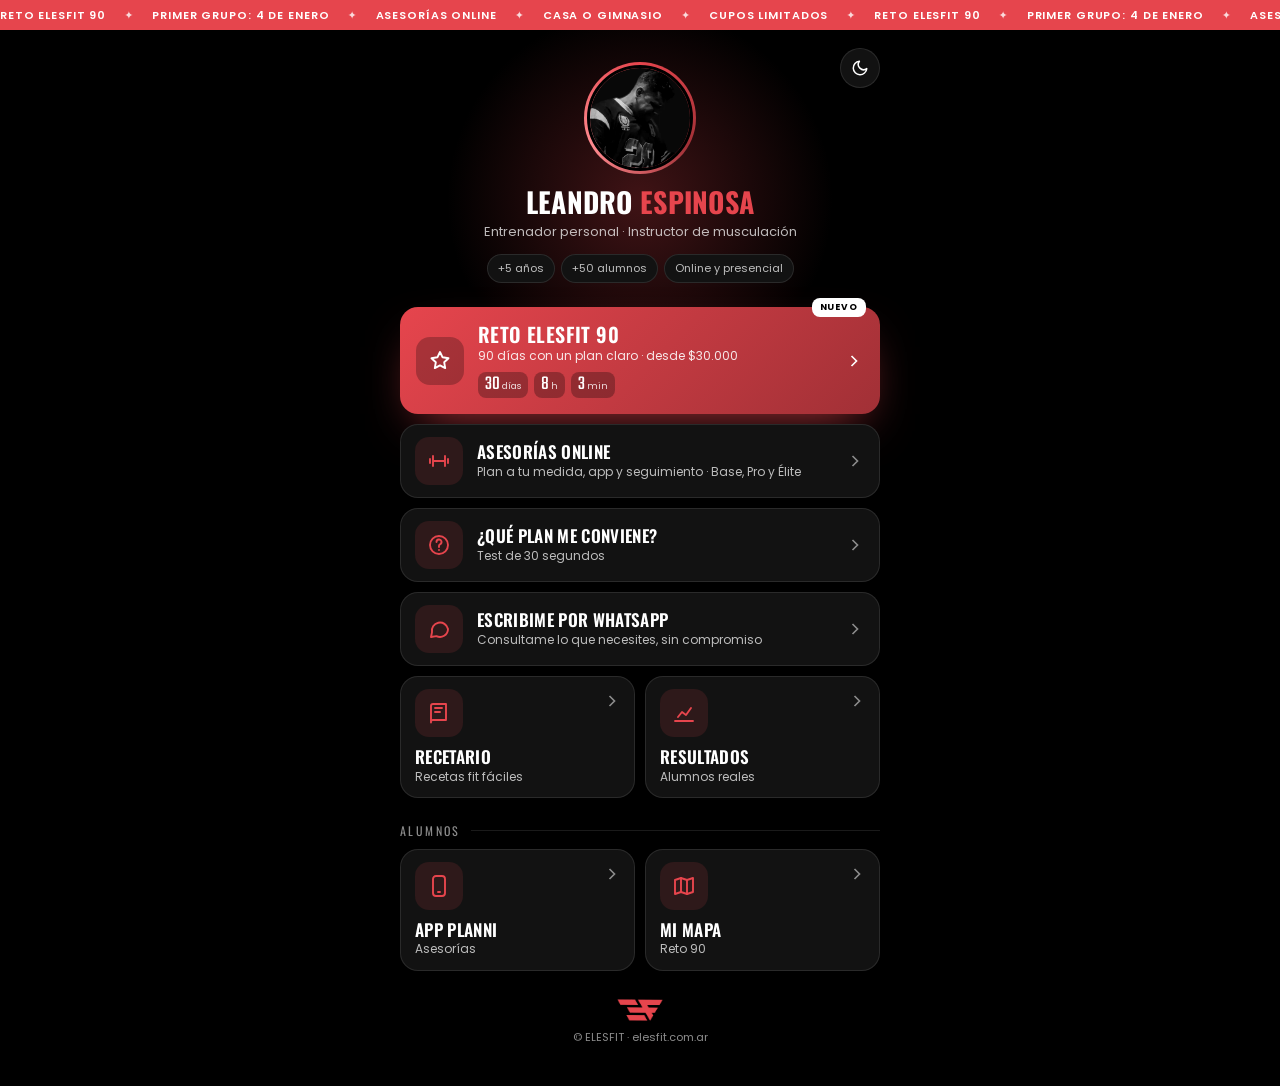
<file: links/index.html>
<!doctype html>
<html lang="es-AR">
<head>
<meta charset="utf-8">
<meta name="viewport" content="width=device-width, initial-scale=1, viewport-fit=cover">
<title>Leandro Espinosa · ELESFIT · Links</title>
<meta name="description" content="Asesorías online, Reto ELESFIT 90, recetario y contacto con Leandro Espinosa, entrenador personal.">
<meta property="og:title" content="Leandro Espinosa · ELESFIT">
<meta property="og:description" content="Asesorías online, Reto ELESFIT 90 y contacto directo.">
<meta property="og:image" content="https://elesfit.com.ar/assets/leandro-portrait-editorial.webp">
<meta property="og:url" content="https://elesfit.com.ar/links/">
<meta name="theme-color" content="#000000">
<link rel="icon" href="/assets/favicon-32.png">
<link rel="apple-touch-icon" href="/assets/apple-touch-icon.png">
<link rel="preconnect" href="https://fonts.googleapis.com">
<link rel="preconnect" href="https://fonts.gstatic.com" crossorigin>
<link href="https://fonts.googleapis.com/css2?family=Oswald:wght@500;600;700&family=Poppins:wght@400;500;600&family=Teko:wght@500;600&display=swap" rel="stylesheet">
<script>try{var t=localStorage.getItem("elesfit-theme");if(t)document.documentElement.setAttribute("data-theme",t)}catch(e){}</script>
<style>
:root{--bg:#000;--fg:#fff;--card:#121212;--soft:rgba(255,255,255,.72);--g:#8C8C8C;--ln:rgba(255,255,255,.1);--r:#E6454D;--rd:#A13036;color-scheme:dark}
html[data-theme="light"]{--bg:#fff;--fg:#000;--card:#f4f4f4;--soft:rgba(0,0,0,.7);--ln:rgba(0,0,0,.1);color-scheme:light}
*{box-sizing:border-box;margin:0;padding:0}
body{background:var(--bg);color:var(--fg);font-family:Poppins,system-ui,sans-serif;min-height:100dvh;overflow-x:hidden}
a{color:inherit;text-decoration:none}
em{font-style:normal;color:var(--r)}
.mq{background:var(--r);color:#fff;height:30px;display:flex;align-items:center;overflow:hidden;font-size:11px;font-weight:600;letter-spacing:.08em;text-transform:uppercase}
.mq div{display:flex;gap:18px;padding-right:18px;white-space:nowrap;animation:mq 30s linear infinite;flex:none}
.mq i{font-style:normal;opacity:.8}
@keyframes mq{to{transform:translateX(-100%)}}
.wrap{width:min(480px,100% - 32px);margin:0 auto;padding:22px 0 40px;position:relative}
.glow{position:absolute;top:-40px;left:50%;width:420px;height:420px;transform:translateX(-50%);background:radial-gradient(circle,rgba(230,69,77,.28),transparent 65%);pointer-events:none;z-index:-1}
.thm{position:absolute;top:18px;right:0;width:40px;height:40px;border-radius:50%;border:1px solid var(--ln);background:var(--card);color:var(--fg);display:grid;place-items:center;cursor:pointer}
.thm svg{width:18px;height:18px;stroke:currentColor;fill:none;stroke-width:2;stroke-linecap:round;stroke-linejoin:round}
.pro{text-align:center}
.av{width:112px;height:112px;margin:10px auto 0;border-radius:50%;padding:3px;background:conic-gradient(var(--r),var(--rd),#ff8a8f,var(--r))}
.av img{width:100%;height:100%;border-radius:50%;object-fit:cover;object-position:center;border:3px solid var(--bg);filter:grayscale(1) contrast(1.08)}
h1{font-family:Oswald;text-transform:uppercase;font-size:28px;line-height:1;margin-top:14px;letter-spacing:.01em}
.hd{font-size:13px;color:var(--soft);margin-top:6px}
.tags{display:flex;justify-content:center;gap:6px;flex-wrap:wrap;margin-top:12px}
.tags span{font-size:11px;border:1px solid var(--ln);background:var(--card);padding:5px 10px;border-radius:999px;color:var(--soft)}
.ls{display:grid;gap:10px;margin-top:24px}
.lk{display:flex;align-items:center;gap:14px;padding:12px 14px;border-radius:18px;background:var(--card);border:1px solid var(--ln);position:relative;transition:transform .15s,border-color .2s}
.lk:active{transform:scale(.98)}
.lk:hover{border-color:rgba(230,69,77,.6)}
.lk .ic{width:48px;height:48px;flex:none;border-radius:14px;display:grid;place-items:center;background:rgba(230,69,77,.13)}
.lk .ic svg{width:24px;height:24px;stroke:var(--r);fill:none;stroke-width:1.9;stroke-linecap:round;stroke-linejoin:round}
.lk .tx{flex:1;min-width:0}
.lk b{display:block;font-family:Oswald;text-transform:uppercase;font-size:17px;font-weight:600;letter-spacing:.02em;line-height:1.15}
.lk small{display:block;font-size:12px;color:var(--soft);margin-top:2px;line-height:1.35}
.lk .ar{width:20px;height:20px;stroke:var(--g);fill:none;stroke-width:2;flex:none}
.lk.hot{background:linear-gradient(135deg,var(--r),var(--rd));border:0;color:#fff;padding:16px;box-shadow:0 20px 50px -20px rgba(230,69,77,.8)}
.lk.hot .ic{background:rgba(0,0,0,.25)}.lk.hot .ic svg{stroke:#fff}
.lk.hot small{color:rgba(255,255,255,.88)}.lk.hot .ar{stroke:#fff}
.lk.hot b{font-size:20px}
.lk .bd{position:absolute;top:-9px;right:14px;background:var(--fg);color:var(--bg);font-size:9px;font-weight:700;letter-spacing:.1em;text-transform:uppercase;padding:3px 8px;border-radius:8px}
.cd{display:flex;gap:6px;margin-top:8px}
.cd span{background:rgba(0,0,0,.28);border-radius:8px;padding:3px 7px;font-family:Teko;font-size:20px;line-height:1}
.cd span i{font-family:Poppins;font-style:normal;font-size:9px;margin-left:2px;opacity:.85}
.sec{font-family:Oswald;text-transform:uppercase;font-size:12px;letter-spacing:.2em;color:var(--g);margin:14px 0 0;display:flex;align-items:center;gap:10px}
.sec:after{content:"";flex:1;height:1px;background:var(--ln)}
.row2{display:grid;grid-template-columns:1fr 1fr;gap:10px}
.row2 .lk{flex-direction:column;align-items:flex-start;gap:10px}
.row2 .lk .ar{position:absolute;top:14px;right:12px}
.foot{text-align:center;margin-top:28px;font-size:11px;color:var(--g)}
.foot img{height:22px;width:auto;display:block;margin:0 auto 8px}
@media (prefers-reduced-motion:reduce){*{animation:none!important}}
</style>
</head>
<body>
<div class="mq" aria-hidden="true"><div>Reto ELESFIT 90 <i>✦</i> Primer grupo: 4 de enero <i>✦</i> Asesorías online <i>✦</i> Casa o gimnasio <i>✦</i> Cupos limitados <i>✦</i></div><div>Reto ELESFIT 90 <i>✦</i> Primer grupo: 4 de enero <i>✦</i> Asesorías online <i>✦</i> Casa o gimnasio <i>✦</i> Cupos limitados <i>✦</i></div></div>
<main class="wrap">
  <div class="glow"></div>
  <button class="thm" data-theme-toggle aria-label="Cambiar a vista clara u oscura"><svg viewBox="0 0 24 24"><path d="M21 12.8A9 9 0 1 1 11.2 3 7 7 0 0 0 21 12.8z"/></svg></button>
  <header class="pro">
    <div class="av"><img src="/assets/leandro-avatar.webp" alt="Leandro Espinosa" width="320" height="320"></div>
    <h1>Leandro <em>Espinosa</em></h1>
    <p class="hd">Entrenador personal · Instructor de musculación</p>
    <div class="tags"><span>+5 años</span><span>+50 alumnos</span><span>Online y presencial</span></div>
  </header>

  <nav class="ls" aria-label="Links">
    <a class="lk hot" href="/Reto90/" id="reto">
      <span class="bd" id="reto-bd">Nuevo</span>
      <span class="ic"><svg viewBox="0 0 24 24"><path d="M12 3l2.6 5.3 5.9.9-4.3 4.1 1 5.8L12 16.4 6.8 19.1l1-5.8L3.5 9.2l5.9-.9z"/></svg></span>
      <span class="tx"><b>Reto ELESFIT 90</b><small id="reto-sub">90 días con un plan claro · desde $30.000</small><span class="cd" id="cd" aria-label="Cuenta regresiva"></span></span>
      <svg class="ar" viewBox="0 0 24 24"><path d="M9 6l6 6-6 6"/></svg>
    </a>
    <a class="lk" href="/">
      <span class="ic"><svg viewBox="0 0 24 24"><path d="M6 7v10M18 7v10M3 10v4M21 10v4M6 12h12"/></svg></span>
      <span class="tx"><b>Asesorías online</b><small>Plan a tu medida, app y seguimiento · Base, Pro y Élite</small></span>
      <svg class="ar" viewBox="0 0 24 24"><path d="M9 6l6 6-6 6"/></svg>
    </a>
    <a class="lk" href="/#test">
      <span class="ic"><svg viewBox="0 0 24 24"><circle cx="12" cy="12" r="9"/><path d="M9.5 9a2.5 2.5 0 1 1 3.5 2.3c-.6.3-1 .9-1 1.6V14M12 17h.01"/></svg></span>
      <span class="tx"><b>¿Qué plan me conviene?</b><small>Test de 30 segundos</small></span>
      <svg class="ar" viewBox="0 0 24 24"><path d="M9 6l6 6-6 6"/></svg>
    </a>
    <a class="lk" id="wa" href="#" target="_blank" rel="noopener">
      <span class="ic"><svg viewBox="0 0 24 24"><path d="M21 12a8 8 0 0 1-11.6 7.1L4 20l1-4.6A8 8 0 1 1 21 12z"/></svg></span>
      <span class="tx"><b>Escribime por WhatsApp</b><small>Consultame lo que necesites, sin compromiso</small></span>
      <svg class="ar" viewBox="0 0 24 24"><path d="M9 6l6 6-6 6"/></svg>
    </a>
    <div class="row2">
      <a class="lk" id="rec" href="#" target="_blank" rel="noopener">
        <span class="ic"><svg viewBox="0 0 24 24"><path d="M4 19.5V5a2 2 0 0 1 2-2h13v16H6a2 2 0 0 0-2 2.5z"/><path d="M8 7h7M8 11h5"/></svg></span>
        <span class="tx"><b>Recetario</b><small>Recetas fit fáciles</small></span>
        <svg class="ar" viewBox="0 0 24 24"><path d="M9 6l6 6-6 6"/></svg>
      </a>
      <a class="lk" href="/#resultados">
        <span class="ic"><svg viewBox="0 0 24 24"><path d="M3 20h18"/><path d="M6 16l4-5 4 3 5-7"/></svg></span>
        <span class="tx"><b>Resultados</b><small>Alumnos reales</small></span>
        <svg class="ar" viewBox="0 0 24 24"><path d="M9 6l6 6-6 6"/></svg>
      </a>
    </div>
    <p class="sec">Alumnos</p>
    <div class="row2">
      <a class="lk" href="https://elesfit.planni.ar/login">
        <span class="ic"><svg viewBox="0 0 24 24"><rect x="6" y="2" width="12" height="20" rx="3"/><path d="M11 18h2"/></svg></span>
        <span class="tx"><b>App PLANNI</b><small>Asesorías</small></span>
        <svg class="ar" viewBox="0 0 24 24"><path d="M9 6l6 6-6 6"/></svg>
      </a>
      <a class="lk" href="/Reto90/mapa/">
        <span class="ic"><svg viewBox="0 0 24 24"><path d="M9 4 3 6v14l6-2 6 2 6-2V4l-6 2z"/><path d="M9 4v14M15 6v14"/></svg></span>
        <span class="tx"><b>Mi mapa</b><small>Reto 90</small></span>
        <svg class="ar" viewBox="0 0 24 24"><path d="M9 6l6 6-6 6"/></svg>
      </a>
    </div>
  </nav>
  <footer class="foot"><img src="/assets/logo-elesfit.png" alt="ELESFIT" width="240" height="117">© ELESFIT · elesfit.com.ar</footer>
</main>
<script>
const WA="5491169128457", wa=t=>`https://wa.me/${WA}?text=${encodeURIComponent(t)}`;
document.getElementById("wa").href=wa("Hola Leandro, te escribo desde Instagram");
/* Cuando tengas el link de pago del recetario, pegalo acá: */
const RECETARIO = "";
document.getElementById("rec").href = RECETARIO || wa("Hola Leandro, quiero el recetario ELESFIT");
const inicio=new Date("2027-01-04T00:00:00-03:00"), cierre=new Date("2027-01-03T00:00:00-03:00"), cd=document.getElementById("cd");
function tick(){let d=inicio-Date.now();if(Date.now()>=cierre){cd.remove();document.getElementById("reto-sub").textContent="Primer grupo en marcha · anotate para el próximo";document.getElementById("reto-bd").textContent="Próximo grupo";return}
const D=Math.floor(d/864e5),H=Math.floor(d%864e5/36e5),M=Math.floor(d%36e5/6e4);cd.innerHTML=`<span>${D}<i>días</i></span><span>${H}<i>h</i></span><span>${M}<i>min</i></span>`;}
tick();setInterval(tick,30000);
document.querySelectorAll("[data-theme-toggle]").forEach(b=>b.onclick=()=>{const r=document.documentElement,n=r.getAttribute("data-theme")==="light"?"dark":"light";r.setAttribute("data-theme",n);try{localStorage.setItem("elesfit-theme",n)}catch(e){}});
</script>
</body>
</html>
</file>
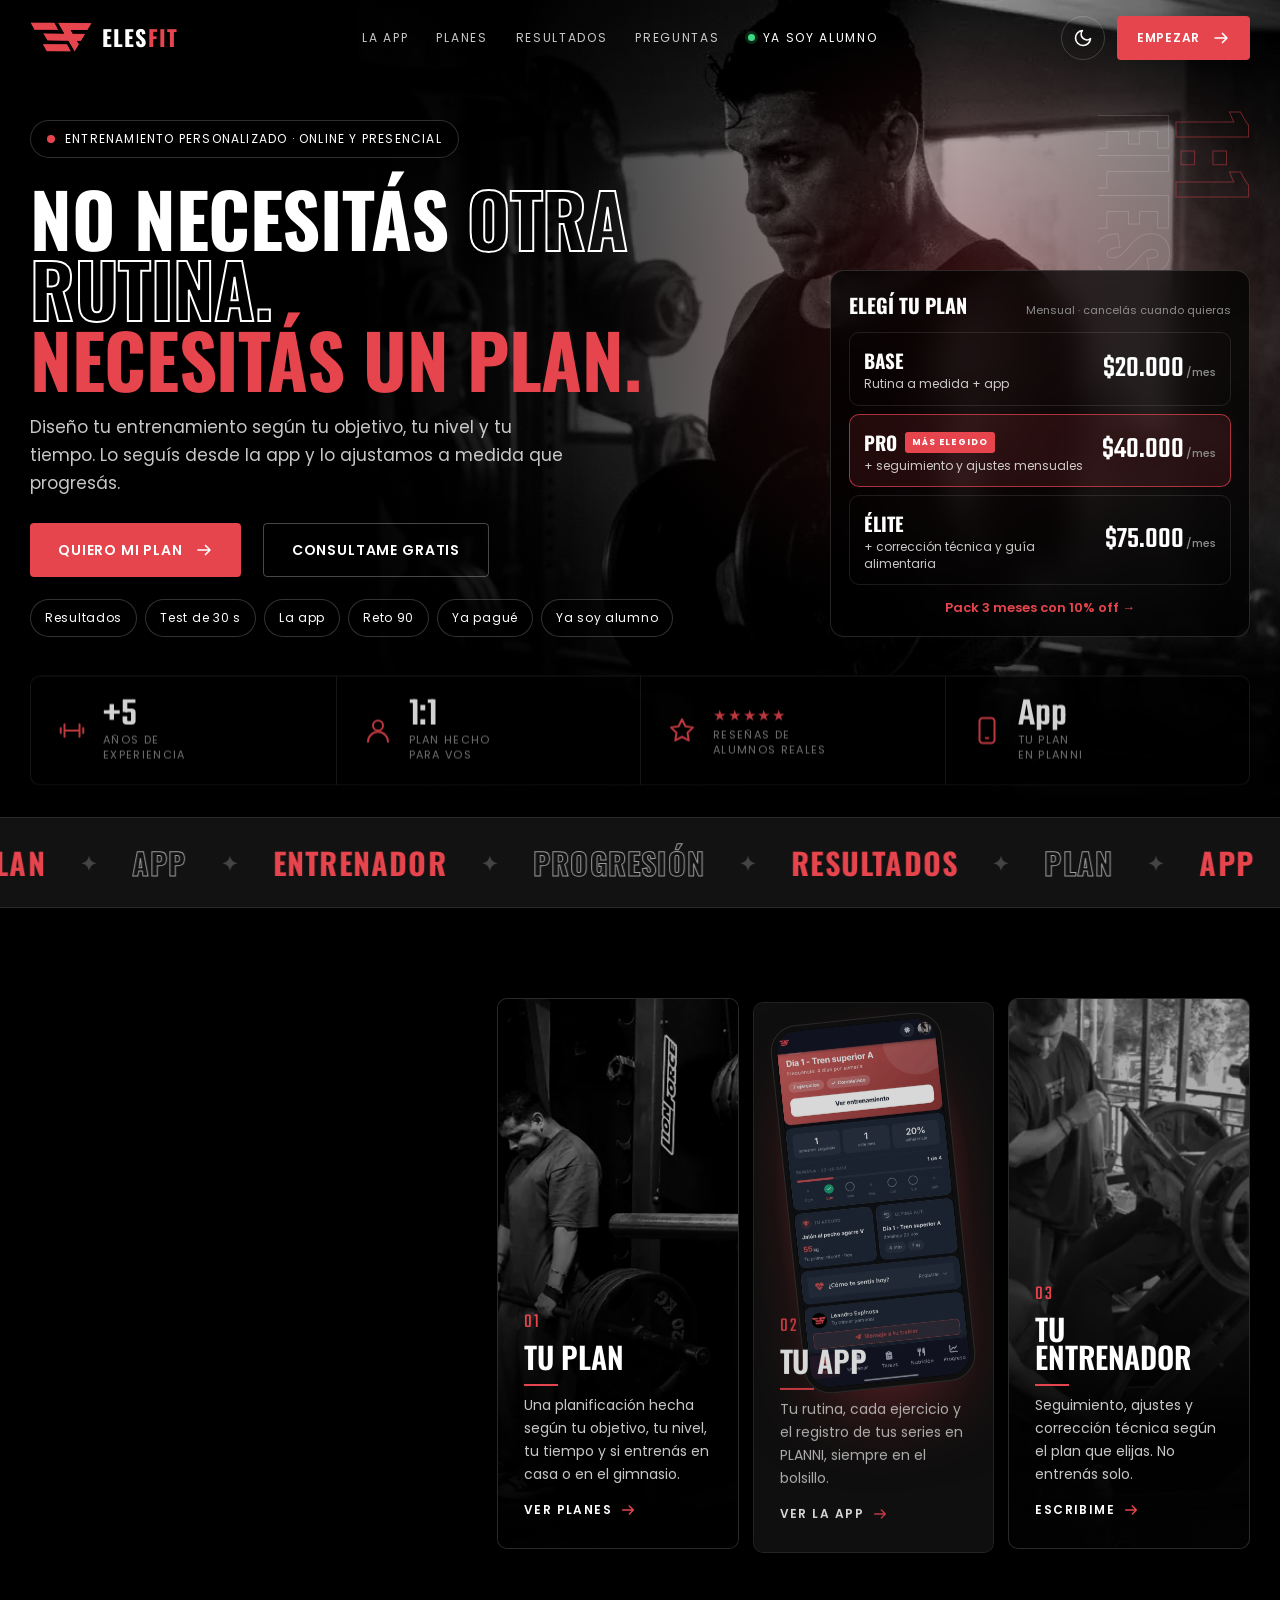
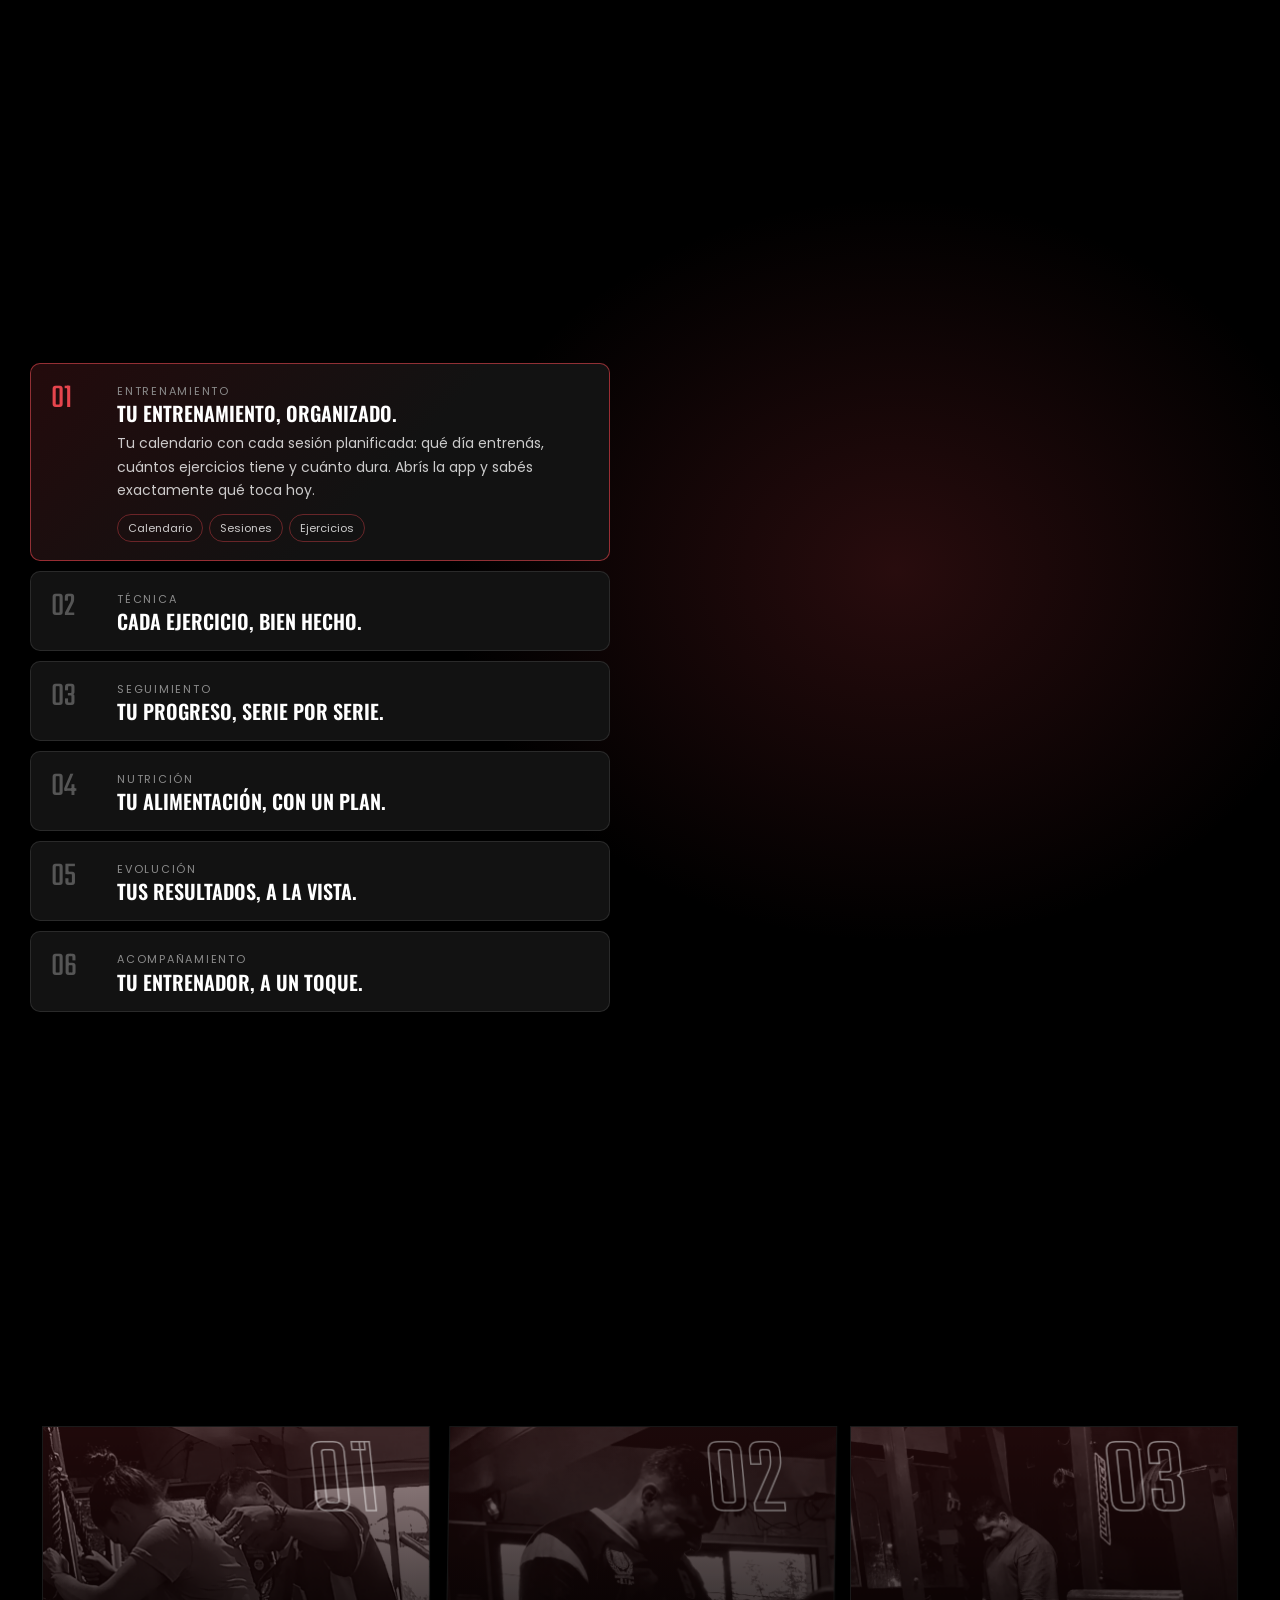
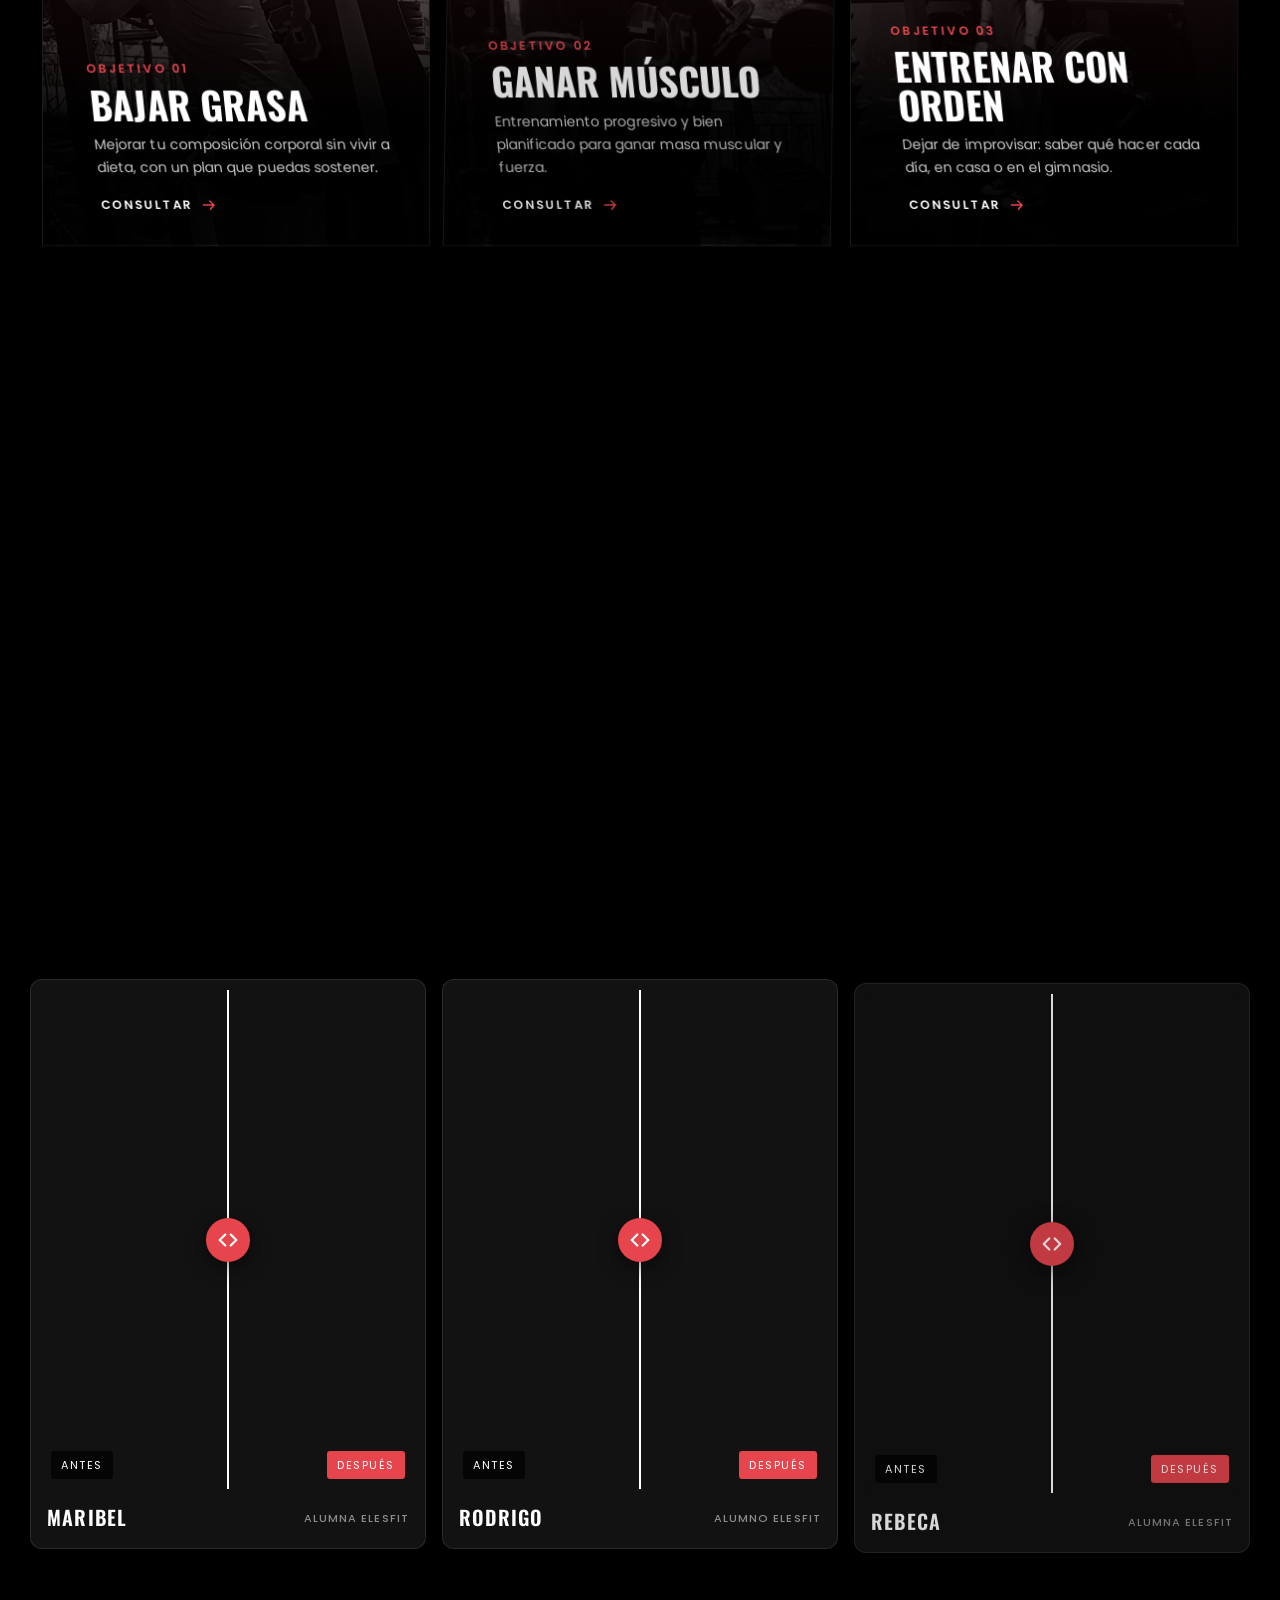
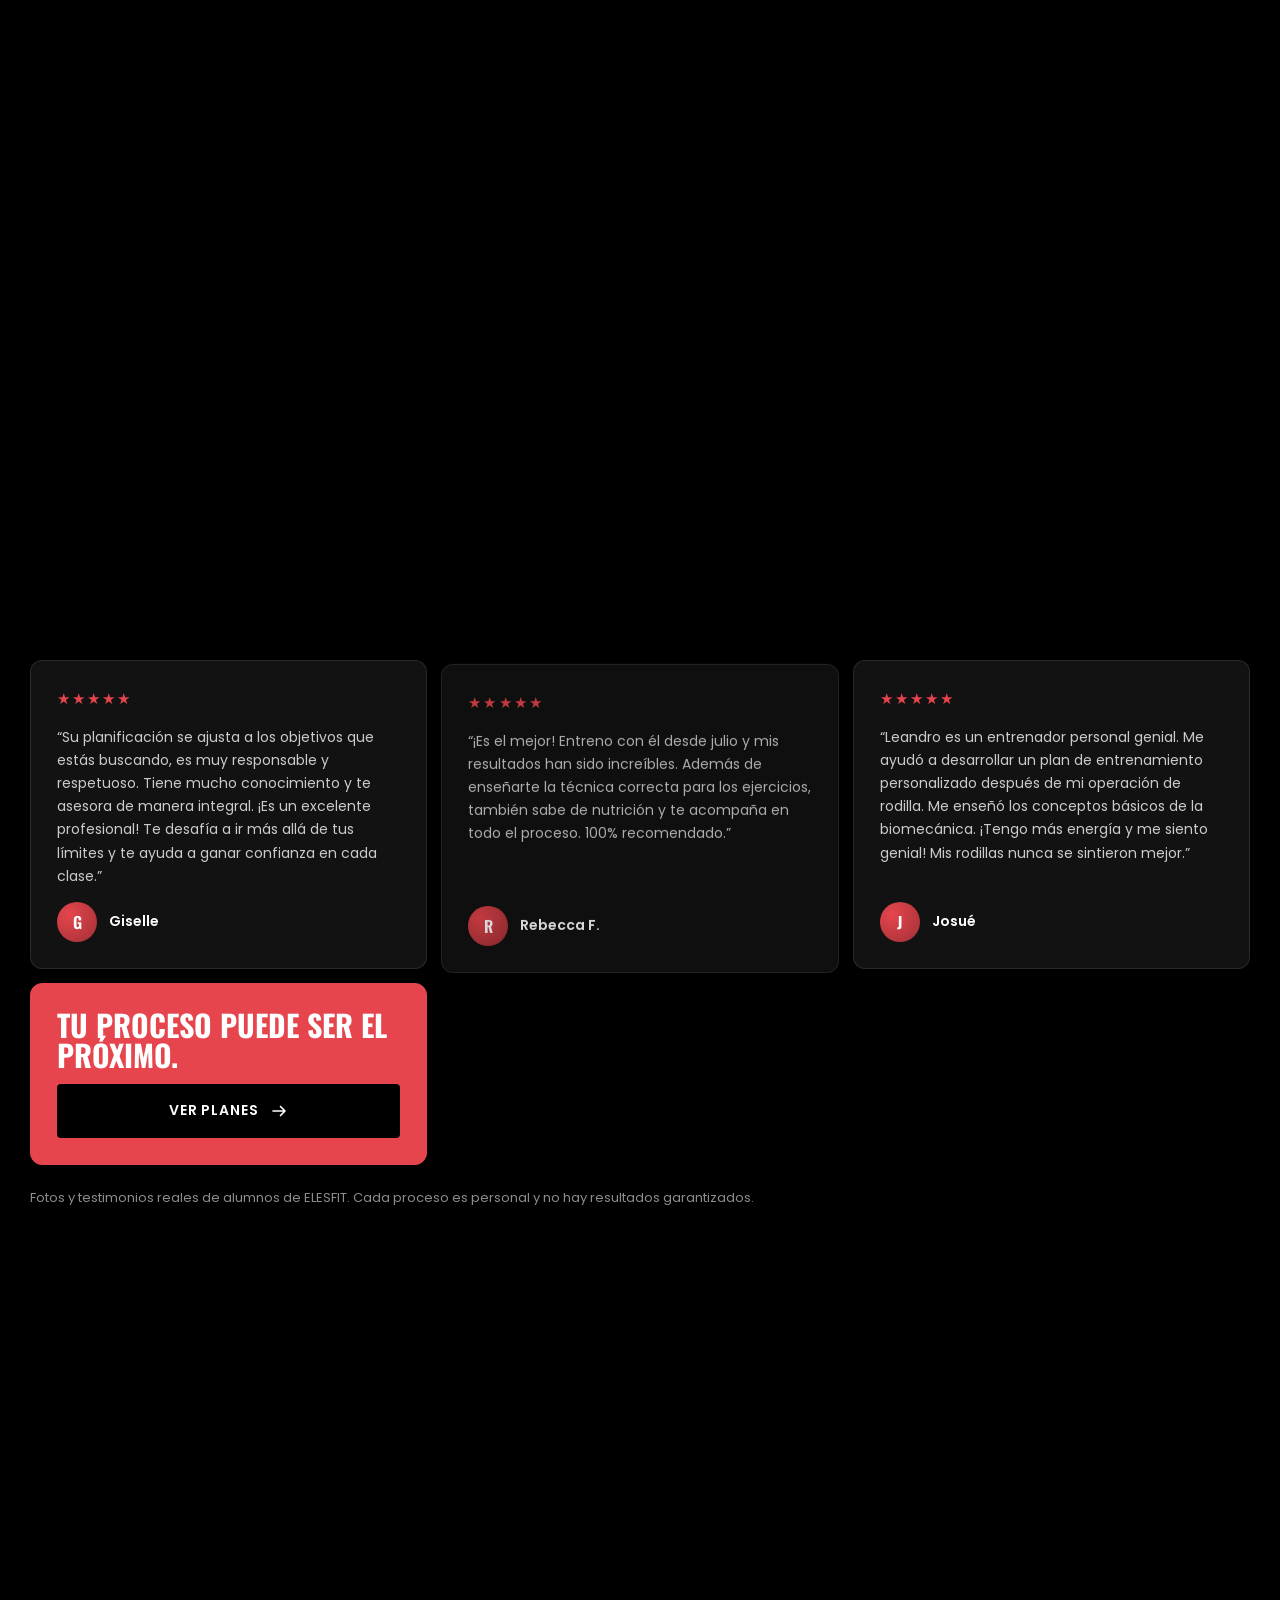
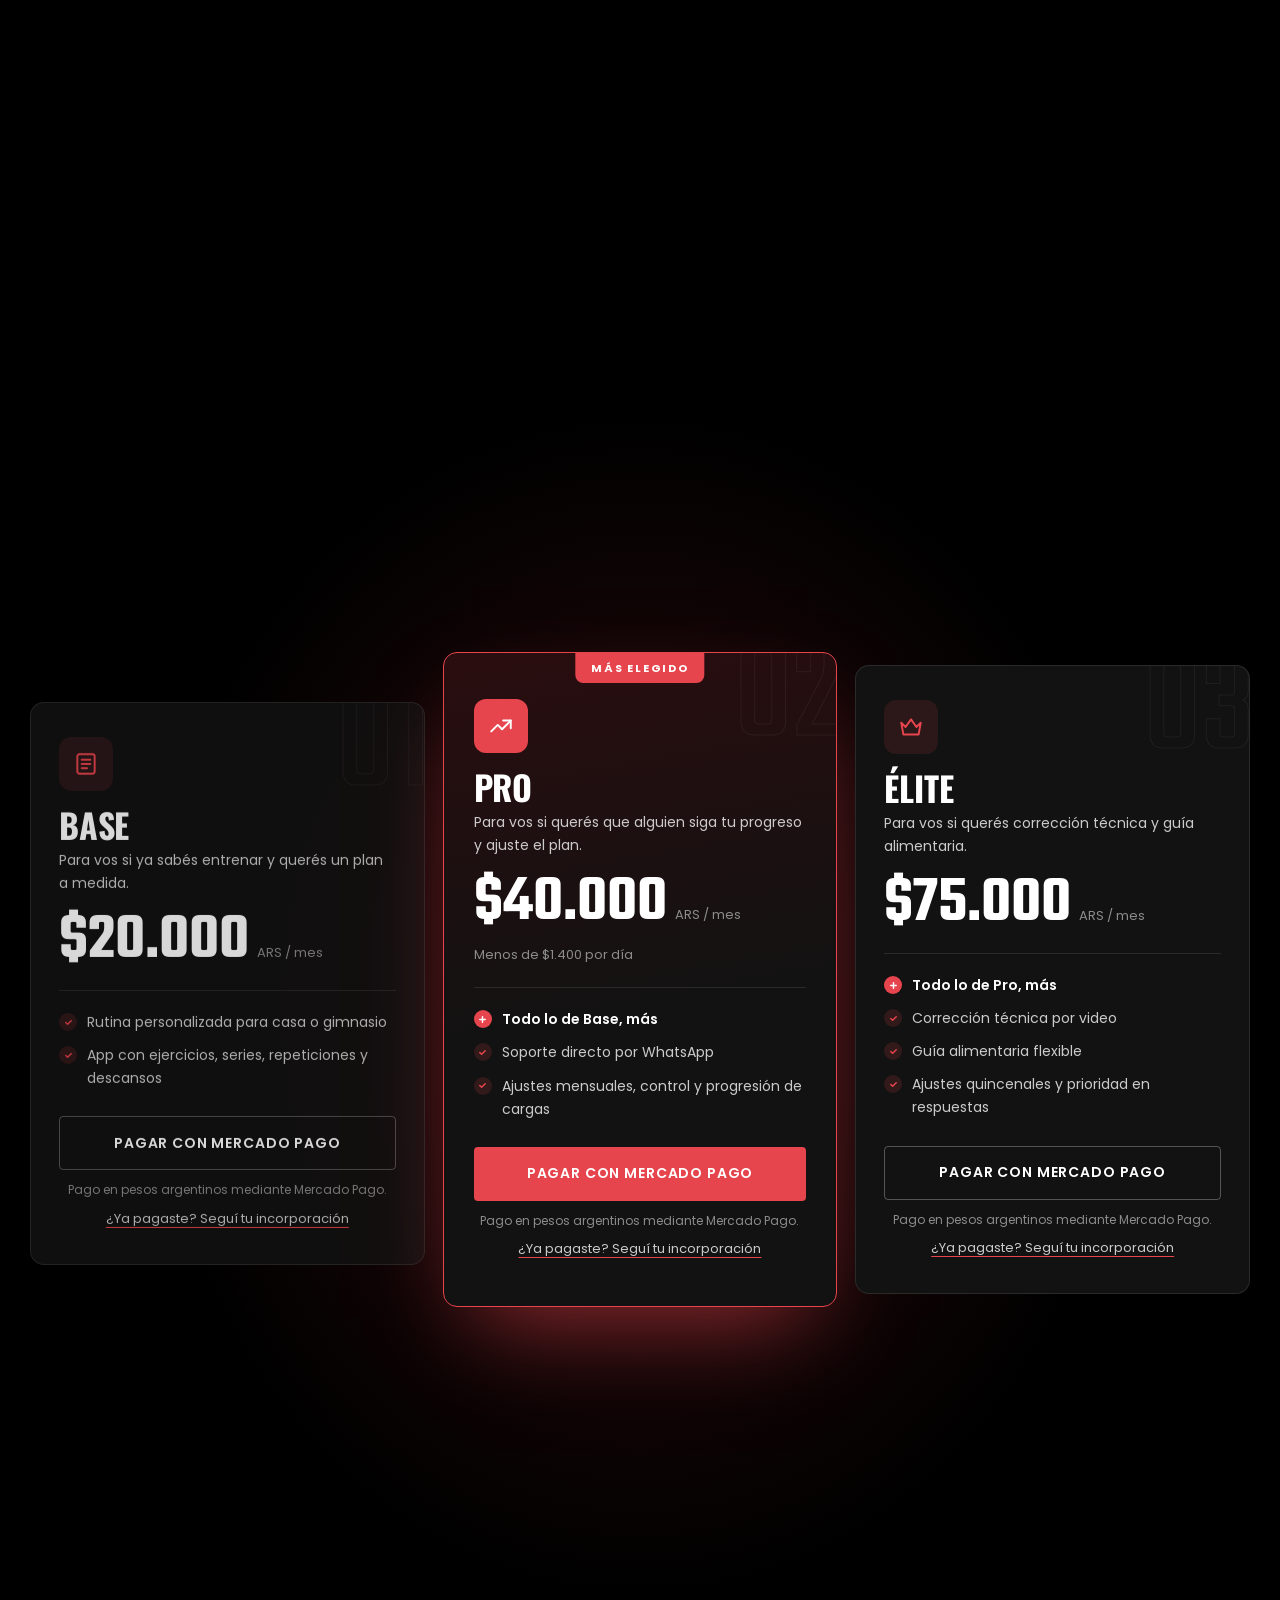
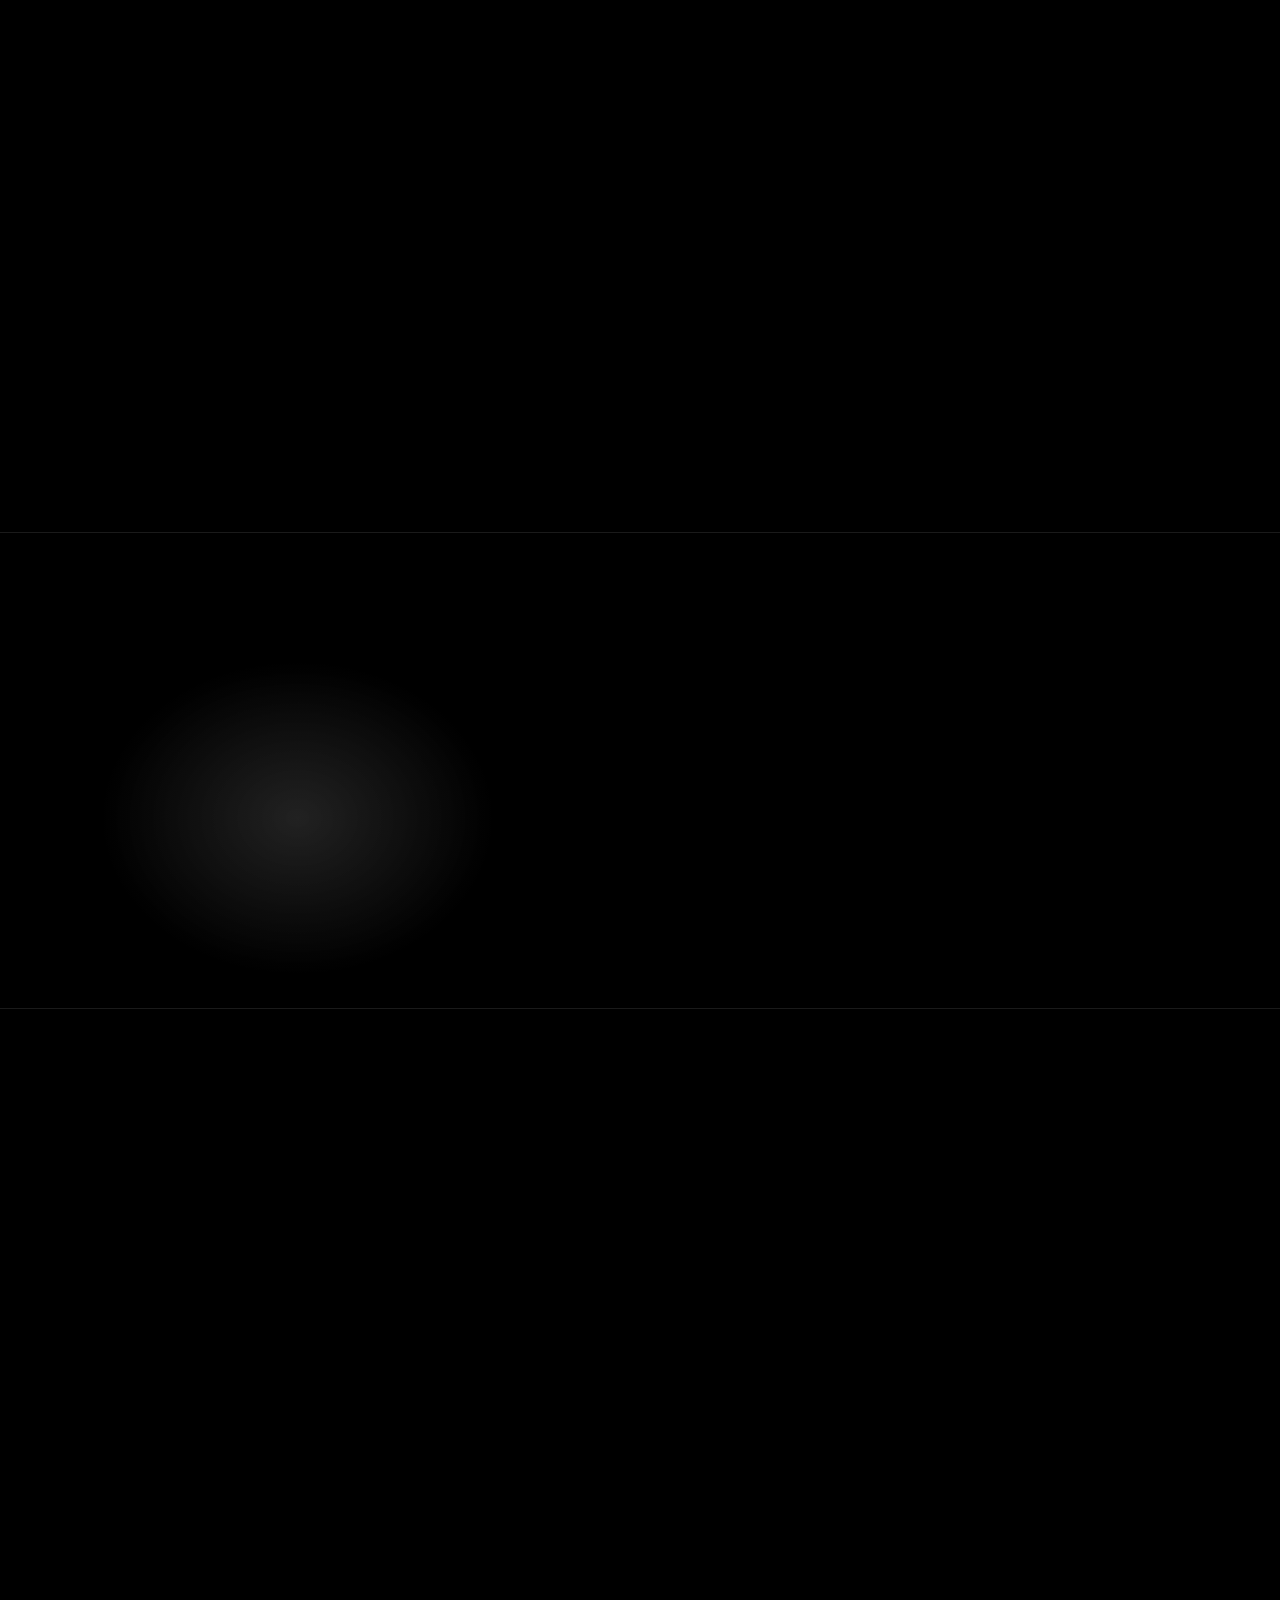
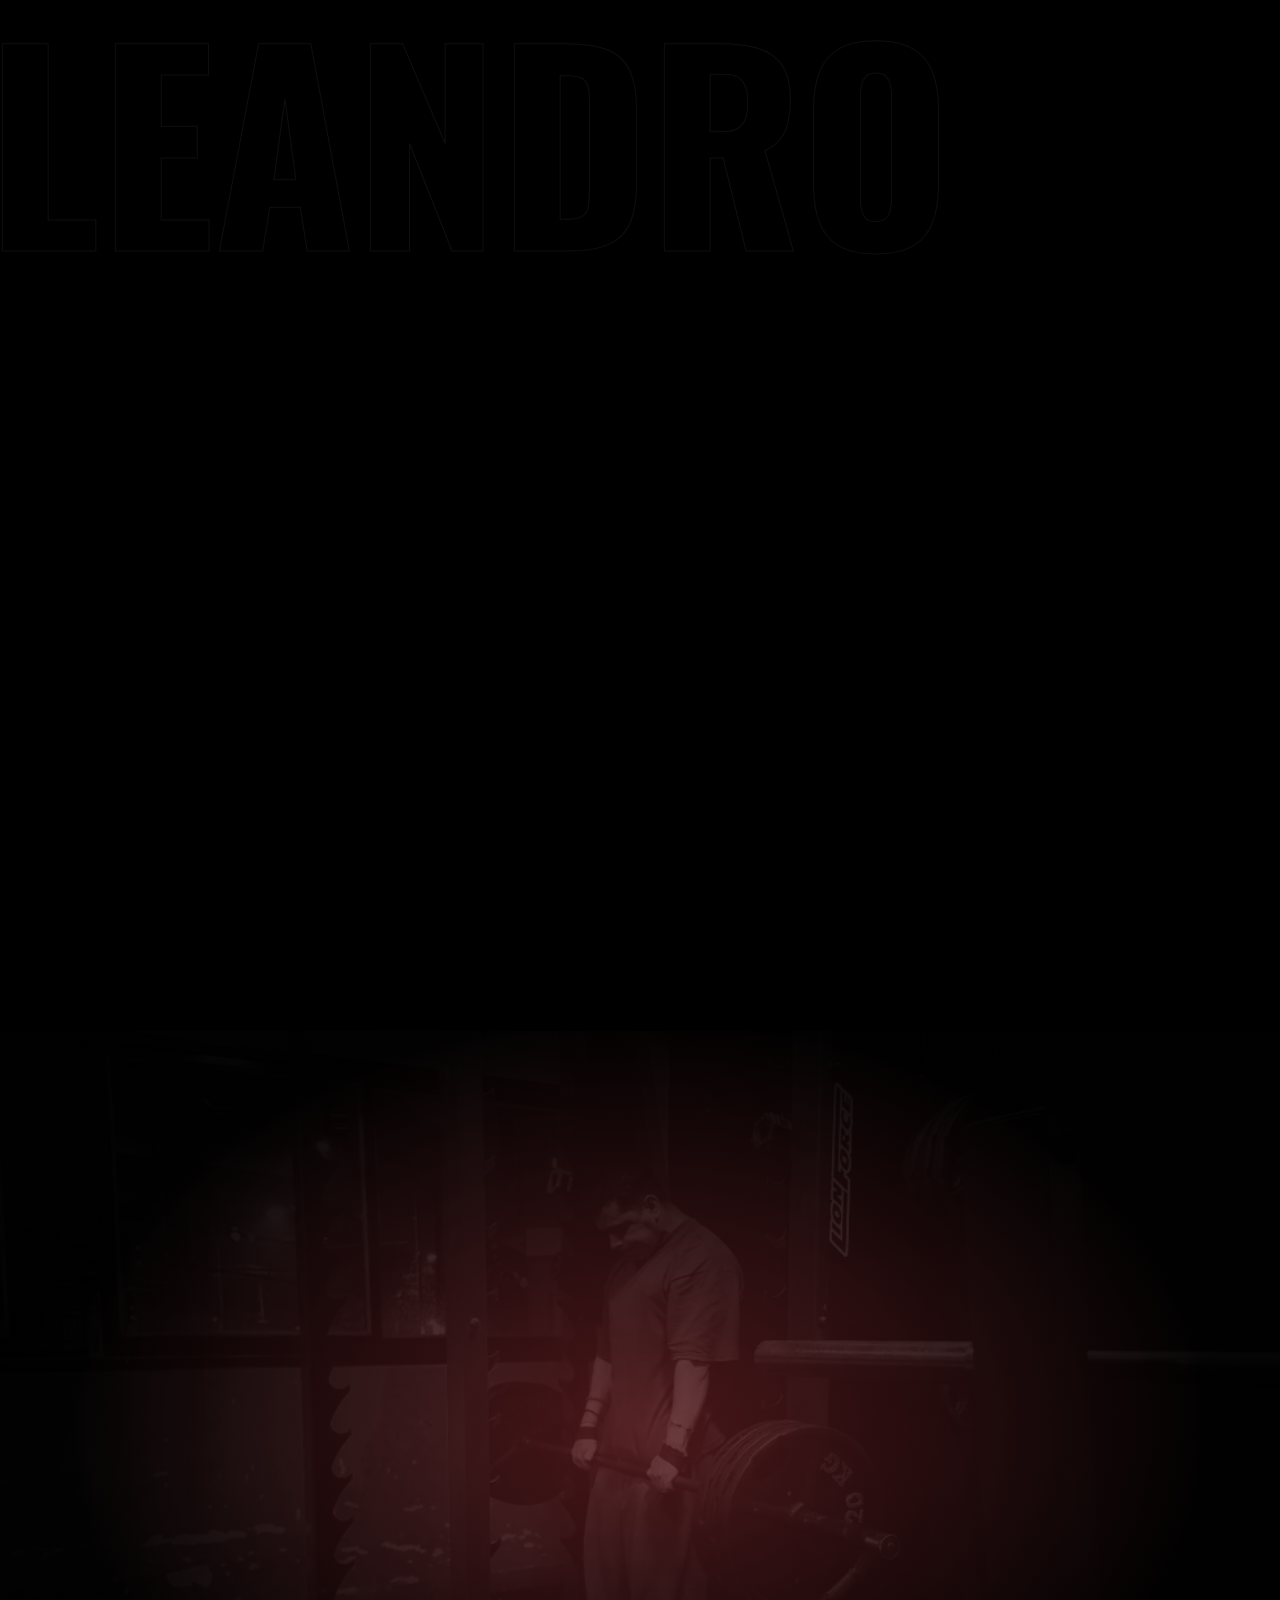
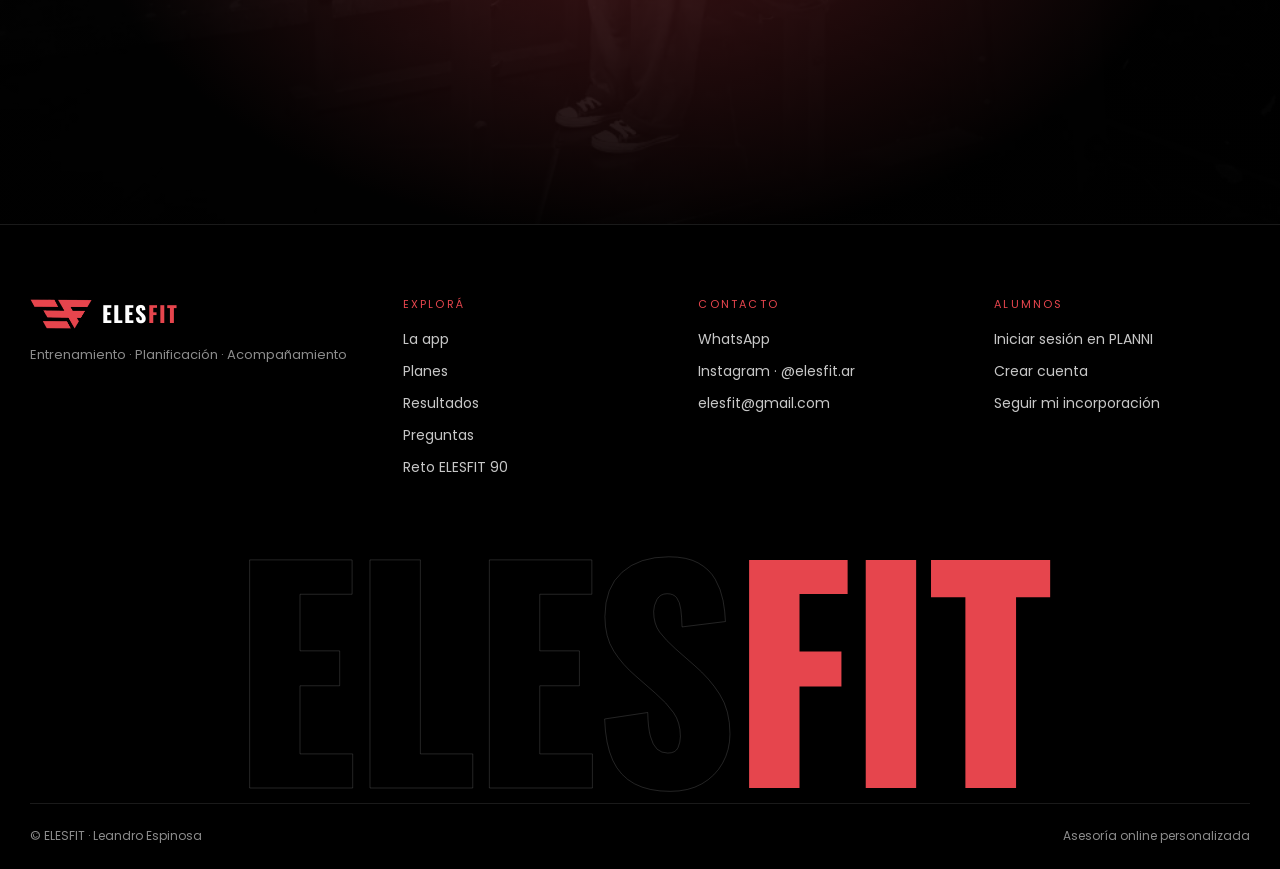
<file: nuevo/index.html>
<!doctype html><html lang="es-AR"><head><meta charset="utf-8"><meta name="robots" content="noindex"><link rel="canonical" href="https://elesfit.com.ar/"><meta http-equiv="refresh" content="0; url=/"><title>ELESFIT</title></head><body><a href="/">Ir a ELESFIT</a></body></html>
</file>
